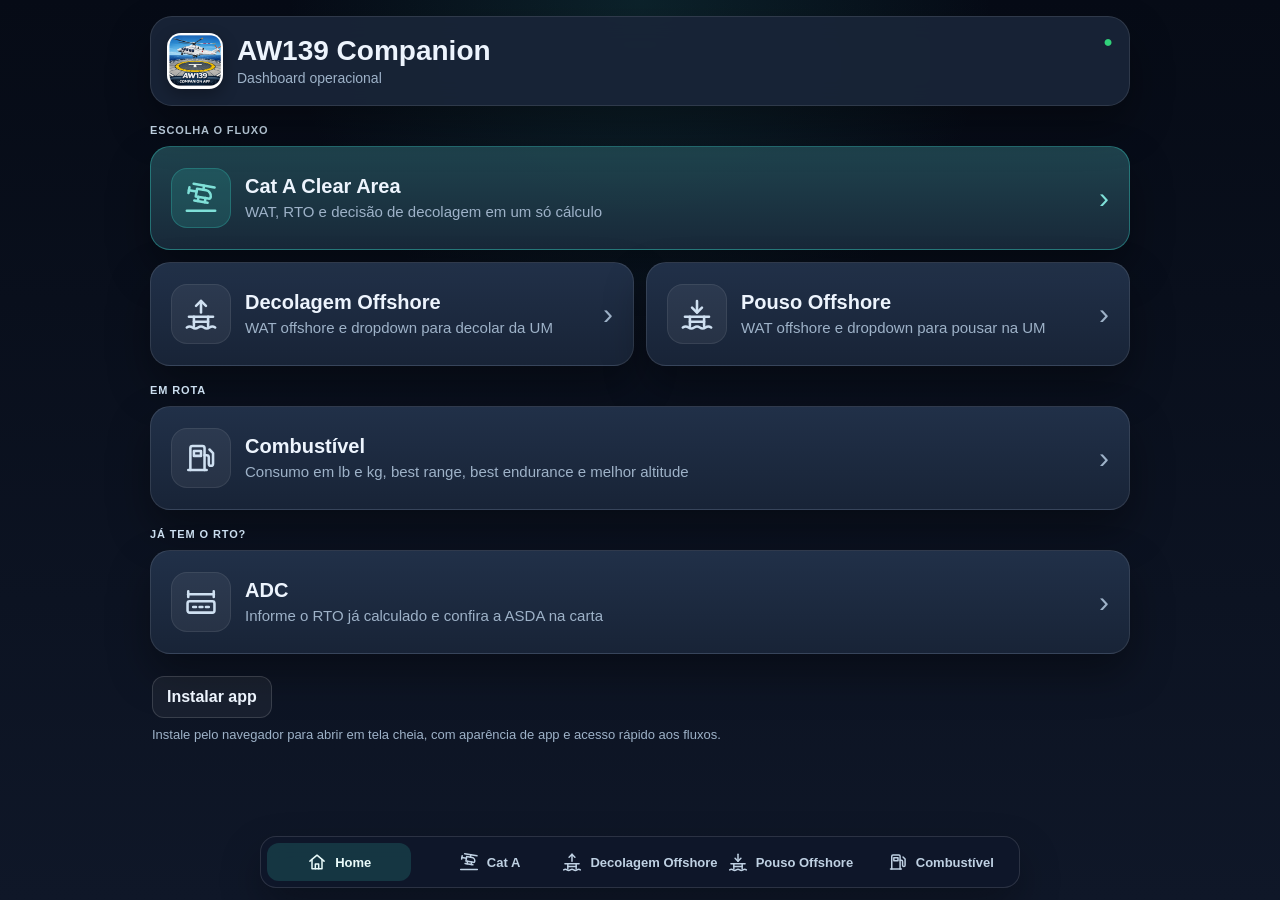
<file: index.html>
<!doctype html>
<html lang="pt-BR">
<head>
  <meta charset="utf-8">
  <meta name="viewport" content="width=device-width, initial-scale=1, viewport-fit=cover">
  <meta name="theme-color" content="#0b1220">
  <meta name="apple-mobile-web-app-capable" content="yes">
  <meta name="apple-mobile-web-app-status-bar-style" content="black-translucent">
  <meta name="apple-mobile-web-app-title" content="AW139">
  <title>AW139 Companion</title>
  <link rel="manifest" href="manifest.webmanifest">
  <link rel="icon" type="image/png" sizes="32x32" href="assets/icon-32.png">
  <link rel="apple-touch-icon" sizes="180x180" href="assets/icon-180.png">
  <link rel="stylesheet" href="styles.css">
  <link rel="stylesheet" href="shared/pwa.css">
</head>
<body>
  <main class="app-shell">
    <header class="app-header">
      <div class="app-brand">
        <img class="app-icon" src="assets/icon-192.png" alt="" width="56" height="56">
        <div>
          <h1>AW139 Companion</h1>
          <p class="subtitle">Dashboard operacional</p>
        </div>
      </div>
      <div class="header-actions" aria-label="Status do sistema">
        <span class="status-icon connected">●</span>
      </div>
    </header>

    <section class="flow-section" aria-labelledby="flowsHeading">
      <h2 id="flowsHeading" class="section-kicker">Escolha o fluxo</h2>
      <div class="flow-list">
        <a class="flow-card flow-primary" href="cata/">
          <span class="flow-icon" aria-hidden="true"><svg class="aw-icon" aria-hidden="true"><use href="assets/icons.svg#i-cata"/></svg></span>
          <span class="flow-text">
            <span class="flow-title">Cat A Clear Area</span>
            <span class="flow-desc">WAT, RTO e decisão de decolagem em um só cálculo</span>
          </span>
          <span class="flow-chevron" aria-hidden="true">›</span>
        </a>
        <a class="flow-card" href="decolagem-offshore/">
          <span class="flow-icon" aria-hidden="true"><svg class="aw-icon" aria-hidden="true"><use href="assets/icons.svg#i-takeoff"/></svg></span>
          <span class="flow-text">
            <span class="flow-title">Decolagem Offshore</span>
            <span class="flow-desc">WAT offshore e dropdown para decolar da UM</span>
          </span>
          <span class="flow-chevron" aria-hidden="true">›</span>
        </a>
        <a class="flow-card" href="pouso-offshore/">
          <span class="flow-icon" aria-hidden="true"><svg class="aw-icon" aria-hidden="true"><use href="assets/icons.svg#i-landing"/></svg></span>
          <span class="flow-text">
            <span class="flow-title">Pouso Offshore</span>
            <span class="flow-desc">WAT offshore e dropdown para pousar na UM</span>
          </span>
          <span class="flow-chevron" aria-hidden="true">›</span>
        </a>
      </div>
    </section>

    <section class="flow-section" aria-labelledby="cruiseHeading">
      <h2 id="cruiseHeading" class="section-kicker">Em rota</h2>
      <div class="flow-list">
        <a class="flow-card" href="combustivel/">
          <span class="flow-icon" aria-hidden="true"><svg class="aw-icon" aria-hidden="true"><use href="assets/icons.svg#i-fuel"/></svg></span>
          <span class="flow-text">
            <span class="flow-title">Combustível</span>
            <span class="flow-desc">Consumo em lb e kg, best range, best endurance e melhor altitude</span>
          </span>
          <span class="flow-chevron" aria-hidden="true">›</span>
        </a>
      </div>
    </section>

    <section class="flow-section" aria-labelledby="toolsHeading">
      <h2 id="toolsHeading" class="section-kicker">Já tem o RTO?</h2>
      <div class="flow-list">
        <a class="flow-card" href="adc/?back=1&amp;return=../index.html">
          <span class="flow-icon" aria-hidden="true"><svg class="aw-icon" aria-hidden="true"><use href="assets/icons.svg#i-adc"/></svg></span>
          <span class="flow-text">
            <span class="flow-title">ADC</span>
            <span class="flow-desc">Informe o RTO já calculado e confira a ASDA na carta</span>
          </span>
          <span class="flow-chevron" aria-hidden="true">›</span>
        </a>
      </div>
    </section>

    <section class="install-panel">
      <button id="installGuideBtn" class="quick-action" type="button">Instalar app</button>
      <p id="installStatusText" class="utility-note">Instale pela Safari para abrir em tela cheia no iPhone e iPad.</p>
    </section>
  </main>

  <nav class="app-tab-bar" aria-label="Navegação rápida">
    <a href="#" class="tab-item active" aria-current="page">
      <span class="tab-icon"><svg class="aw-icon" aria-hidden="true"><use href="assets/icons.svg#i-home"/></svg></span>
      <span class="tab-label">Home</span>
    </a>
    <a href="cata/" class="tab-item">
      <span class="tab-icon"><svg class="aw-icon" aria-hidden="true"><use href="assets/icons.svg#i-cata"/></svg></span>
      <span class="tab-label">Cat A</span>
    </a>
    <a href="decolagem-offshore/" class="tab-item">
      <span class="tab-icon"><svg class="aw-icon" aria-hidden="true"><use href="assets/icons.svg#i-takeoff"/></svg></span>
      <span class="tab-label">Decolagem Offshore</span>
    </a>
    <a href="pouso-offshore/" class="tab-item">
      <span class="tab-icon"><svg class="aw-icon" aria-hidden="true"><use href="assets/icons.svg#i-landing"/></svg></span>
      <span class="tab-label">Pouso Offshore</span>
    </a>
    <a href="combustivel/" class="tab-item">
      <span class="tab-icon"><svg class="aw-icon" aria-hidden="true"><use href="assets/icons.svg#i-fuel"/></svg></span>
      <span class="tab-label">Combustível</span>
    </a>
  </nav>

  <script src="shared/pwa.js"></script>
  <script src="shared/home.js"></script>
</body>
</html>
</file>
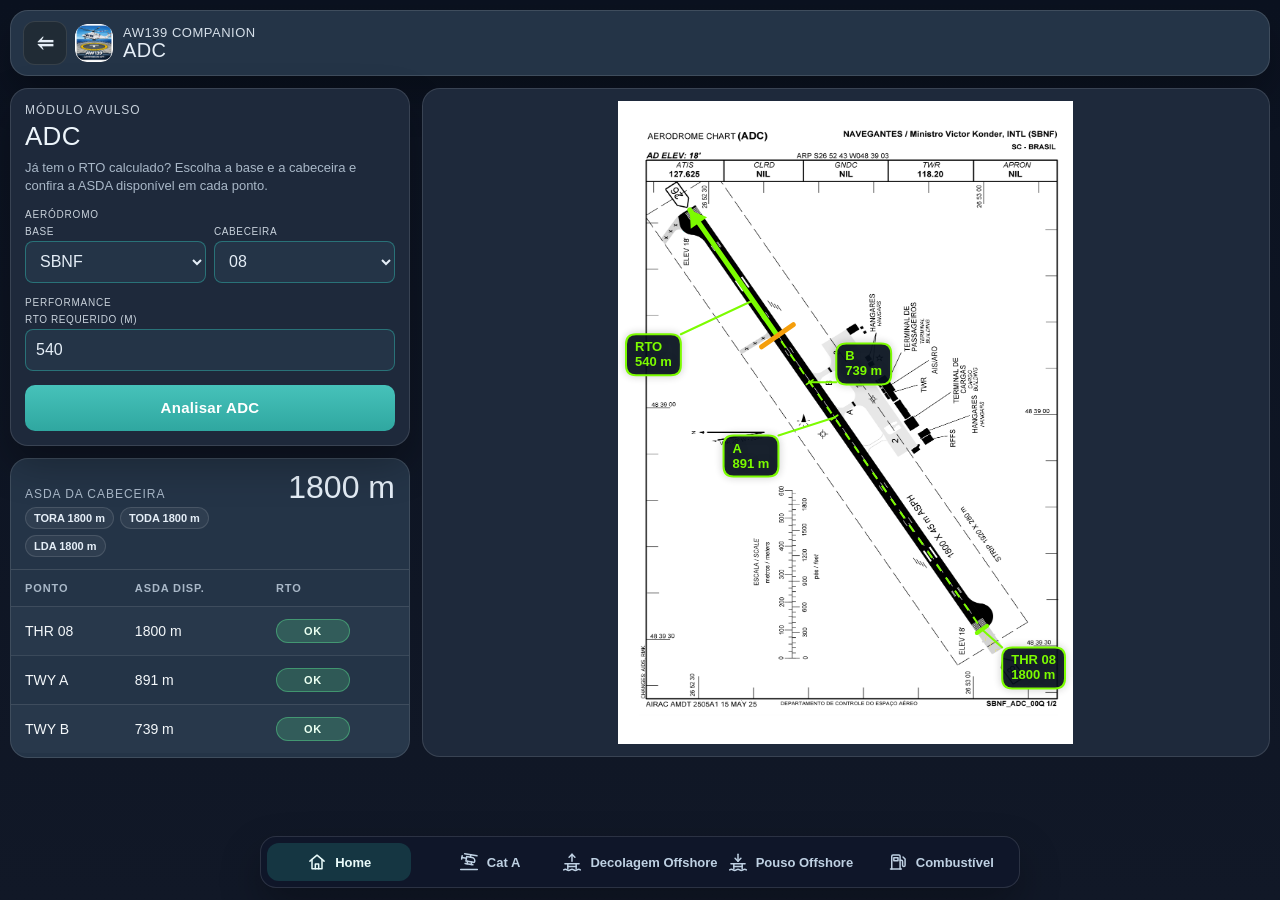
<file: adc/index.html>
<!DOCTYPE html>
<html lang="pt-BR">
<head>
  <meta charset="UTF-8" />
  <meta name="viewport" content="width=device-width, initial-scale=1.0, viewport-fit=cover" />
  <meta name="theme-color" content="#08121f" />
  <meta name="apple-mobile-web-app-capable" content="yes" />
  <meta name="apple-mobile-web-app-status-bar-style" content="black-translucent" />
  <meta name="apple-mobile-web-app-title" content="AW139" />
  <link rel="manifest" href="../manifest.webmanifest" />
  <link rel="icon" type="image/png" sizes="32x32" href="../assets/icon-32.png" />
  <link rel="apple-touch-icon" sizes="180x180" href="../assets/icon-180.png" />
  <title>AW139 Companion - ADC Module v36</title>
  <style>

    :root {
      --bg: #08121f;
      --bg2: #0d1b2b;
      --panel: rgba(11, 22, 35, 0.92);
      --panel-2: rgba(14, 28, 45, 0.86);
      --line: rgba(148, 163, 184, 0.18);
      --line-2: rgba(148, 163, 184, 0.10);
      --text: #e5eef8;
      --muted: #97a7bb;
      --accent: #20b8ff;
      --accent-2: #0a84ff;
      --ok: #7CFC00;
      --bad: #ef4444;
      --warn: #f59e0b;
      --gate: #f59e0b;
      --violet: #8b5cf6;
      --chip: rgba(32, 184, 255, 0.10);
      --shadow: 0 18px 40px rgba(0,0,0,0.24);
      --radius: 20px;
      --radius-sm: 14px;
    }
    * { box-sizing: border-box; }
    html, body { height: 100%; }
    body {
      margin: 0;
      color: var(--text);
      font-family: Inter, -apple-system, BlinkMacSystemFont, "Segoe UI", Roboto, Helvetica, Arial, sans-serif;
      background:
        radial-gradient(circle at top right, rgba(32,184,255,.14), transparent 28%),
        radial-gradient(circle at bottom left, rgba(10,132,255,.12), transparent 22%),
        linear-gradient(180deg, var(--bg) 0%, var(--bg2) 100%);
    }
    .shell {
      min-height: calc(100% - 56px);
      display: grid;
      grid-template-columns: 460px 1fr;
      gap: 16px;
      padding: 16px;
    }
    .pane {
      border-radius: 24px;
      border: 1px solid var(--line);
      background: linear-gradient(180deg, rgba(14,28,45,.96), rgba(8,18,31,.96));
      box-shadow: var(--shadow);
      overflow: hidden;
      min-width: 0;
    }
    .left {
      display: flex;
      flex-direction: column;
      min-height: 0;
    }
    .hero {
      padding: 18px 20px 16px;
      border-bottom: 1px solid var(--line);
      background: linear-gradient(180deg, rgba(255,255,255,.03), rgba(255,255,255,0));
    }
    .eyebrow {
      color: #7dd3fc;
      font-size: 12px;
      font-weight: 800;
      letter-spacing: .10em;
      text-transform: uppercase;
    }
    h1 {
      margin: 8px 0 6px;
      font-size: 24px;
      line-height: 1.05;
      letter-spacing: -.02em;
    }
    .sub {
      color: var(--muted);
      font-size: 13px;
      line-height: 1.45;
    }
    .scroll {
      overflow: auto;
      padding: 14px;
      display: flex;
      flex-direction: column;
      gap: 12px;
    }
    .card {
      border-radius: var(--radius);
      border: 1px solid var(--line);
      background: linear-gradient(180deg, rgba(15,30,49,.95), rgba(11,22,35,.92));
      padding: 14px;
    }
    .card-head {
      display: flex;
      align-items: center;
      justify-content: space-between;
      gap: 10px;
      margin-bottom: 12px;
    }
    .card-title {
      margin: 0;
      font-size: 15px;
      font-weight: 800;
      letter-spacing: -.01em;
    }
    .step {
      min-width: 28px;
      height: 28px;
      border-radius: 999px;
      display: inline-flex;
      align-items: center;
      justify-content: center;
      background: linear-gradient(180deg, var(--accent), var(--accent-2));
      color: white;
      font-size: 12px;
      font-weight: 800;
      box-shadow: 0 6px 16px rgba(32,184,255,.28);
    }
    .grid2, .grid3 {
      display: grid;
      gap: 10px;
    }
    .grid2 { grid-template-columns: 1fr 1fr; }
    .grid3 { grid-template-columns: repeat(3, minmax(0, 1fr)); }
    .stack { display: flex; flex-direction: column; gap: 8px; }
    label {
      display: block;
      margin-bottom: 6px;
      color: #b8c5d4;
      font-size: 11px;
      font-weight: 700;
      letter-spacing: .04em;
      text-transform: uppercase;
    }
    input, select, textarea {
      width: 100%;
      border-radius: 14px;
      border: 1px solid rgba(148,163,184,.18);
      background: rgba(4,10,18,.56);
      color: var(--text);
      padding: 11px 12px;
      font-size: 14px;
      outline: none;
      resize: vertical;
    }
    textarea { min-height: 110px; font-family: ui-monospace, SFMono-Regular, Menlo, Consolas, monospace; font-size: 12px; }
    #geometryJson { min-height: 360px; line-height: 1.45; white-space: pre; overflow: auto; }
    #baseJson { min-height: 180px; line-height: 1.45; white-space: pre; overflow: auto; }
    input:focus, select:focus, textarea:focus {
      border-color: rgba(32,184,255,.68);
      box-shadow: 0 0 0 3px rgba(32,184,255,.12);
    }
    button {
      border: 1px solid rgba(148,163,184,.18);
      background: rgba(255,255,255,.03);
      color: var(--text);
      padding: 10px 13px;
      border-radius: 14px;
      font-size: 13px;
      font-weight: 800;
      cursor: pointer;
      transition: .18s ease;
    }
    button:hover { transform: translateY(-1px); border-color: rgba(32,184,255,.32); }
    button.primary {
      background: linear-gradient(180deg, var(--accent), var(--accent-2));
      color: white;
      border-color: transparent;
      box-shadow: 0 8px 18px rgba(32,184,255,.22);
    }
    button.ghost { background: rgba(255,255,255,.02); }
    .btn-row { display: flex; gap: 8px; flex-wrap: wrap; }
    .chips { display: flex; flex-wrap: wrap; gap: 8px; }
    .chip {
      border-radius: 999px;
      padding: 7px 11px;
      background: var(--chip);
      color: #d8efff;
      border: 1px solid rgba(32,184,255,.22);
      font-size: 12px;
      font-weight: 800;
    }
    .chip.ok { background: rgba(53,208,127,.10); border-color: rgba(53,208,127,.28); color: #baf5d0; }
    .chip.bad { background: rgba(255,88,93,.10); border-color: rgba(255,88,93,.28); color: #ffd3d4; }
    .chip.warn { background: rgba(247,181,72,.10); border-color: rgba(247,181,72,.28); color: #ffe4b0; }
    .metrics {
      display: grid;
      grid-template-columns: repeat(3, minmax(0, 1fr));
      gap: 10px;
    }
    .metric {
      border-radius: 16px;
      padding: 12px;
      border: 1px solid var(--line);
      background: linear-gradient(180deg, rgba(5,10,18,.36), rgba(255,255,255,.02));
    }
    .metric .k { font-size: 11px; text-transform: uppercase; letter-spacing: .05em; color: var(--muted); font-weight: 700; }
    .metric .v { margin-top: 7px; font-size: 24px; font-weight: 900; letter-spacing: -.03em; }
    .helper, .summary, .foot {
      color: var(--muted);
      font-size: 12px;
      line-height: 1.55;
    }
    .summary { font-size: 13px; }
    .summary strong { color: #def4ff; }
    table {
      width: 100%;
      border-collapse: collapse;
      border-spacing: 0;
      overflow: hidden;
      border-radius: 14px;
      font-size: 12px;
    }
    th, td {
      padding: 9px 8px;
      border-bottom: 1px solid var(--line-2);
      text-align: center;
    }
    th:first-child, td:first-child { text-align: left; }
    th {
      background: rgba(255,255,255,.03);
      color: #a8bbcd;
      font-size: 11px;
      font-weight: 800;
      text-transform: uppercase;
      letter-spacing: .04em;
    }
    tr:last-child td { border-bottom: none; }
    .yes { color: #9ef0bd; font-weight: 800; }
    .no { color: #ffc0c2; font-weight: 800; }
    .decision-go { color: #9ef0bd; font-weight: 900; }
    .decision-stop { color: #ffc0c2; font-weight: 900; }
    .selected-row { outline: 2px solid rgba(32,184,255,.16); background: rgba(32,184,255,.06); }
    .right {
      display: flex;
      flex-direction: column;
      min-height: 0;
    }
    .viz-head {
      padding: 16px 18px;
      border-bottom: 1px solid var(--line);
      display: flex;
      justify-content: space-between;
      align-items: center;
      gap: 10px;
      background: linear-gradient(180deg, rgba(255,255,255,.03), rgba(255,255,255,0));
    }
    .viz-title {
      font-size: 16px;
      font-weight: 800;
      letter-spacing: -.01em;
    }
    .viz-wrap {
      position: relative;
      flex: 1;
      min-height: 560px;
      background: #cfd8e3;
      overflow: hidden;
      cursor: zoom-in;
    }
    .viz-wrap.capture { cursor: crosshair; }
    canvas {
      display: block;
      width: 100%;
      height: 100%;
      background: #cfd8e3;
    }
    .legend {
      padding: 12px 16px 10px;
      border-top: 1px solid var(--line);
      display: flex;
      flex-wrap: wrap;
      gap: 10px 18px;
      background: rgba(255,255,255,.02);
      color: #bfd0e2;
      font-size: 12px;
    }
    .legend .item { display: inline-flex; align-items: center; gap: 8px; }
    .swatch { width: 22px; height: 4px; border-radius: 999px; }
    .capture-banner {
      position: absolute;
      left: 14px;
      top: 14px;
      max-width: 340px;
      padding: 10px 12px;
      border-radius: 12px;
      background: rgba(10,132,255,.94);
      color: white;
      font-size: 12px;
      line-height: 1.45;
      box-shadow: 0 10px 24px rgba(0,0,0,.18);
    }
    .mono { font-family: ui-monospace, SFMono-Regular, Menlo, Consolas, monospace; }
    .split-note {
      display: grid;
      grid-template-columns: 1fr 1fr;
      gap: 10px;
      margin-top: 10px;
    }
    .note-box {
      border-radius: 14px;
      border: 1px solid var(--line);
      padding: 10px 12px;
      background: rgba(255,255,255,.02);
    }
    .note-box strong { display: block; margin-bottom: 4px; font-size: 12px; }
    .dev-hidden { display: none !important; }
    .menu-toggle-card.dev-hidden, .advanced-wrap.dev-hidden { display: none !important; }
    .body-fullscreen { overflow: hidden; }
    .right.chart-only-fullscreen {
      position: fixed;
      inset: 0;
      z-index: 9999;
      border-radius: 0;
      border: 0;
      box-shadow: none;
      background: #000;
    }
    .right.chart-only-fullscreen .viz-head,
    .right.chart-only-fullscreen .legend,
    .right.chart-only-fullscreen .advanced-wrap {
      display: none;
    }
    .right.chart-only-fullscreen .viz-wrap {
      min-height: 100vh;
      height: 100vh;
      background: #000;
      cursor: default;
    }
    .chart-close {
      position: absolute;
      top: calc(env(safe-area-inset-top, 0px) + 14px);
      left: calc(env(safe-area-inset-left, 0px) + 14px);
      width: 42px;
      height: 42px;
      border-radius: 999px;
      border: 1px solid rgba(255,255,255,.16);
      background: rgba(6,12,20,.72);
      color: white;
      font-size: 22px;
      line-height: 1;
      display: none;
      align-items: center;
      justify-content: center;
      z-index: 20;
      backdrop-filter: blur(10px);
      -webkit-backdrop-filter: blur(10px);
    }
    .right.chart-only-fullscreen .chart-close { display: inline-flex; }
    @media (max-width: 1180px) {
      .shell { grid-template-columns: 1fr; }
      .viz-wrap { min-height: 54vh; }
    }
    @media (max-width: 720px) {
      .grid2, .grid3, .metrics, .split-note { grid-template-columns: 1fr; }
      .shell { padding: 10px; gap: 10px; }
    }
  
    .split-2 { display:grid; grid-template-columns: 1fr 1fr; gap: 10px; }
    .divider { height:1px; background: var(--line); margin: 14px 0; }
    .status-line { display:flex; flex-wrap:wrap; gap:8px; margin-top:10px; }
    .mini { font-size: 12px; color: var(--muted); }
    .mono { font-family: ui-monospace, SFMono-Regular, Menlo, Consolas, monospace; }
    .selected-row td { background: rgba(32,184,255,.08); }
    .pill-note { display:inline-flex; align-items:center; gap:6px; padding:6px 10px; border-radius:999px; background:rgba(148,163,184,.12); color:var(--muted); font-size:12px; font-weight:700; }
    .field-note { margin-top: 6px; color: var(--muted); font-size: 12px; line-height: 1.4; }
    .btn-row.wrap { flex-wrap: wrap; }
    .viz-title-row { display:flex; align-items:center; justify-content:space-between; gap:10px; }
    .soft-box { border:1px solid var(--line); border-radius:14px; background:rgba(4,10,18,.32); padding:10px; }

    .toggle-switch { display:inline-flex; align-items:center; gap:10px; cursor:pointer; user-select:none; }
    .toggle-switch input { display:none; }
    .toggle-slider { width:46px; height:28px; border-radius:999px; background:rgba(148,163,184,.28); position:relative; transition:.2s ease; border:1px solid rgba(148,163,184,.25); }
    .toggle-slider::after { content:""; position:absolute; top:3px; left:3px; width:20px; height:20px; border-radius:999px; background:#fff; transition:.2s ease; box-shadow:0 2px 8px rgba(0,0,0,.25); }
    .toggle-switch input:checked + .toggle-slider { background:linear-gradient(180deg, var(--accent), var(--accent-2)); border-color:transparent; }
    .toggle-switch input:checked + .toggle-slider::after { transform:translateX(18px); }
    .toggle-text { font-size:12px; font-weight:800; color:#cfe2f5; letter-spacing:.04em; text-transform:uppercase; }
    .advanced-wrap { max-height:0; overflow:hidden; transition:max-height .24s ease; border-top:1px solid transparent; background:rgba(255,255,255,.02); }
    .advanced-wrap.open { max-height:46vh; overflow:auto; border-top-color:var(--line); }
    .advanced-inner { padding:12px; }
    .metrics.single { grid-template-columns: 1fr; }
    .metric.compact { padding:14px; }
    .metric.compact .v { font-size:28px; }
    .muted-small { color: var(--muted); font-size: 12px; }
    @media (max-width: 960px) {
      .shell { grid-template-columns: 1fr; }
      .left { order: 1; }
      .right { order: 2; min-height: 62vh; }
    }

    /* v24 Leonardo-style structure with our palette and font */
    :root {
      --app-bg: #08121f;
      --app-bg-2: #0d1b2b;
      --panel-flat: #475867;
      --panel-flat-2: #3d4d5c;
      --panel-dark: #132132;
      --panel-dark-2: #0f1b2b;
      --panel-border: rgba(32, 184, 255, .20);
      --field-bg: rgba(10, 18, 31, .55);
      --field-border: rgba(32, 184, 255, .60);
      --field-track: rgba(184, 197, 212, .72);
      --surface-light: #edf0f3;
    }
    body {
      background: linear-gradient(180deg, var(--app-bg) 0%, var(--app-bg-2) 100%);
      color: #eef5fb;
      font-family: Inter, -apple-system, BlinkMacSystemFont, "Segoe UI", Roboto, Helvetica, Arial, sans-serif;
    }
    .topbar {
      display: grid;
      grid-template-columns: 1fr auto;
      gap: 12px;
      align-items: center;
      background: #243447;
      border: 1px solid rgba(255,255,255,.12);
      border-radius: 18px;
      padding: 10px 12px;
      box-shadow: 0 18px 40px rgba(0,0,0,.28);
      margin: 12px 12px 0;
    }
    .topbar-left, .topbar-right {
      display: flex;
      align-items: center;
      gap: 10px;
      flex-wrap: wrap;
    }
    .product-tag {
      display: flex;
      align-items: center;
      gap: 10px;
      padding-left: 0;
    }
    .product-icon {
      width: 38px;
      height: 38px;
      border-radius: 12px;
      display: grid;
      place-items: center;
      background: #1E293B;
      color: #E5EEF7;
      font-size: 20px;
      overflow: hidden;
    }
    .product-icon img {
      width: 100%;
      height: 100%;
      display: block;
      object-fit: cover;
      border-radius: inherit;
    }
    .product-line {
      font-size: 13px;
      letter-spacing: .04em;
      color: #E5EEF7;
      opacity: .92;
      text-transform: uppercase;
    }
    .product-sub {
      font-size: 20px;
      line-height: 1.05;
      font-weight: 300;
      letter-spacing: .02em;
    }
    .module-topbar {
      padding: 8px 10px !important;
      border-radius: 14px !important;
    }
    .module-topbar .product-icon {
      width: 30px !important;
      height: 30px !important;
      font-size: 16px !important;
      border-radius: 10px !important;
    }
    .module-topbar .product-line { font-size: 11px !important; }
    .module-topbar .product-sub { font-size: 16px !important; font-weight: 500 !important; }
    .module-topbar .topbar-left, .module-topbar .topbar-right { gap: 8px !important; }
    .shell {
      min-height: calc(100vh - 72px);
      grid-template-columns: minmax(0, 1fr) 348px;
      gap: 12px;
      padding: 12px;
      align-items: stretch;
    }
    .pane {
      border-radius: 0;
      border: 1px solid rgba(32,184,255,.12);
      background: transparent;
      box-shadow: none;
      overflow: hidden;
    }
    .right {
      background: linear-gradient(180deg, rgba(255,255,255,.02), rgba(10,18,28,.18));
      display: flex;
      flex-direction: column;
    }
    .left {
      background: linear-gradient(180deg, var(--panel-flat), var(--panel-flat-2));
      border-color: rgba(32,184,255,.16);
      color: #edf5fb;
      display: flex;
      flex-direction: column;
      gap: 0;
    }
    .hero, .scroll .card .card-head .step, .eyebrow, .sub, .legend { display: none !important; }
    .scroll {
      padding: 0;
      gap: 0;
      overflow: auto;
    }
    .config-panel {
      display: flex;
      flex-direction: column;
      height: 100%;
    }
    .config-header {
      padding: 14px 16px;
      font-size: 14px;
      font-weight: 800;
      letter-spacing: .04em;
      text-transform: uppercase;
      border-bottom: 1px solid rgba(255,255,255,.10);
      background: rgba(0,0,0,.10);
      color: #f3f8fc;
    }
    .config-card {
      padding: 14px 16px 16px;
      border-bottom: 1px solid rgba(255,255,255,.10);
      background: linear-gradient(180deg, rgba(255,255,255,.04), rgba(255,255,255,.02));
    }
    .config-card.compact { padding-bottom: 12px; }
    .card, .soft-box {
      border: 0;
      border-radius: 0;
      background: transparent;
      padding: 0;
      box-shadow: none;
    }
    .card-title, .config-label, label {
      color: #eef6fb;
      font-size: 11px;
      font-weight: 700;
      letter-spacing: .05em;
      margin-bottom: 8px;
      text-transform: uppercase;
    }
    .field-caption {
      color: rgba(240,247,252,.78);
      font-size: 11px;
      margin-top: 4px;
      line-height: 1.35;
    }
    input, select, textarea {
      border-radius: 0;
      border: 1px solid var(--field-border);
      background: var(--field-bg);
      color: #f6fbff;
      padding: 12px 12px;
      font-size: 14px;
      font-family: inherit;
      min-height: 48px;
      box-shadow: inset 0 1px 0 rgba(255,255,255,.04);
    }
    textarea { min-height: 120px; }
    input:focus, select:focus, textarea:focus {
      border-color: rgba(32,184,255,.95);
      box-shadow: 0 0 0 2px rgba(32,184,255,.18);
    }
    .action-row {
      display: flex;
      gap: 10px;
      margin-top: 12px;
      flex-wrap: wrap;
    }
    button {
      border-radius: 0;
      padding: 11px 14px;
      min-height: 44px;
      font-family: inherit;
      border: 1px solid rgba(32,184,255,.18);
      background: rgba(255,255,255,.04);
      color: var(--text);
      font-size: 13px;
      font-weight: 800;
      cursor: pointer;
      transition: .18s ease;
      box-shadow: none;
    }
    button:hover { transform: translateY(-1px); border-color: rgba(32,184,255,.34); }
    button.primary {
      background: linear-gradient(180deg, var(--accent), var(--accent-2));
      color: white;
      border-color: transparent;
      box-shadow: none;
    }
    .ghost-link {
      color: #dcecf8;
      background: rgba(255,255,255,.04);
      border-color: rgba(32,184,255,.14);
    }
    .workspace {
      display: flex;
      flex-direction: column;
      min-height: calc(100% - 56px);
      gap: 12px;
      padding: 0;
    }
    .chart-frame {
      border: 1px solid rgba(32,184,255,.12);
      background: rgba(255,255,255,.96);
      display: flex;
      flex-direction: column;
      min-height: 0;
      flex: 1 1 auto;
    }
    .chart-strip {
      display: none !important;
    }
    .chart-strip .viz-title {
      display: block !important;
      font-size: 14px;
      font-weight: 700;
      letter-spacing: .01em;
      color: #f6fbff;
    }
    .chart-strip .sub {
      display: block !important;
      color: rgba(247,251,255,.72);
      font-size: 11px;
      margin-top: 4px;
    }
    .chart-actions {
      display: inline-flex;
      align-items: center;
      gap: 8px;
      flex-wrap: wrap;
      justify-content: flex-end;
    }
    .page-toggle {
      display: inline-flex;
      align-items: center;
      gap: 6px;
      padding: 4px;
      border-radius: 999px;
      background: rgba(6, 14, 24, .22);
      border: 1px solid rgba(255,255,255,.14);
    }
    .page-toggle[hidden] { display: none !important; }
    .page-toggle button {
      min-height: 0;
      padding: 8px 12px;
      border-radius: 999px;
      border: 1px solid transparent;
      background: transparent;
      color: rgba(247,251,255,.84);
      font-size: 12px;
      font-weight: 800;
      letter-spacing: .02em;
      box-shadow: none;
    }
    .page-toggle button.active {
      background: rgba(32,184,255,.18);
      border-color: rgba(32,184,255,.40);
      color: #ffffff;
    }
    .viz-head {
      padding: 0;
      border-bottom: 0;
      background: transparent;
    }
    .viz-title-row { display: none; }
    .viz-wrap {
      background: transparent;
      min-height: 0;
      height: auto;
      cursor: zoom-in;
      border-top: 0;
      border-bottom: 0;
      line-height: 0;
    }
    canvas {
      display: block;
      background: transparent;
    }
    .result-panel {
      border: 1px solid rgba(32,184,255,.12);
      background: #132132;
      color: #f4f8fb;
      transition: border-color .18s ease, background .18s ease, box-shadow .18s ease;
      box-shadow: inset 0 1px 0 rgba(32,184,255,.04);
    }
    .result-panel.state-ok,
    .result-panel.state-bad {
      border-color: rgba(32,184,255,.12);
      background: #132132;
      box-shadow: inset 0 1px 0 rgba(32,184,255,.04);
    }
    .result-panel.state-ok .result-top,
    .result-panel.state-bad .result-top {
      border-bottom-color: rgba(255,255,255,.08);
      background: rgba(255,255,255,.02);
    }
    .result-top {
      padding: 14px 16px;
      border-bottom: 1px solid rgba(255,255,255,.08);
      display: flex;
      align-items: baseline;
      justify-content: space-between;
      gap: 12px;
    }
    .result-title {
      font-size: 12px;
      letter-spacing: .05em;
      text-transform: uppercase;
      color: rgba(230,241,249,.82);
      font-weight: 700;
    }
    .result-value {
      font-size: 28px;
      font-weight: 800;
      color: #7dd3fc;
    }
    .decision-table {
      width: 100%;
      border-collapse: collapse;
      margin-top: 0;
      background: #243447;
      border-radius: 12px;
      overflow: hidden;
    }
    .result-panel.state-ok .decision-table,
    .result-panel.state-bad .decision-table {
      background: #243447;
    }
    .decision-table th, .decision-table td {
      padding: 10px 12px;
      border-bottom: 1px solid rgba(255,255,255,.10);
      text-align: left;
    }
    .decision-table thead th {
      font-size: 11px;
      letter-spacing: .08em;
      text-transform: uppercase;
      color: #A9B8C8;
      background: #243447;
    }
    .result-panel.state-ok .decision-table thead th,
    .result-panel.state-bad .decision-table thead th {
      background: #243447;
      color: #A9B8C8;
    }
    .decision-table tbody tr:nth-child(odd) td { background: rgba(255,255,255,.02); }
    .result-panel.state-ok .decision-table tbody td,
    .result-panel.state-bad .decision-table tbody td {
      background: transparent;
      border-bottom-color: rgba(255,255,255,.10);
    }
    .result-panel.state-ok .decision-table tbody tr:nth-child(odd) td,
    .result-panel.state-bad .decision-table tbody tr:nth-child(odd) td {
      background: rgba(255,255,255,.02);
    }
    .decision-table .td-ok {
      display: inline-flex;
      align-items: center;
      justify-content: center;
      min-width: 74px;
      padding: 6px 10px;
      color: #eafff1;
      font-weight: 900;
      font-size: 11px;
      letter-spacing: .06em;
      text-transform: uppercase;
      background: rgba(98,255,156,.18);
      box-shadow: inset 0 0 0 1px rgba(98,255,156,.36);
      border-radius: 999px;
    }
    .decision-table .td-bad {
      display: inline-flex;
      align-items: center;
      justify-content: center;
      min-width: 74px;
      padding: 6px 10px;
      color: #fff1f1;
      font-weight: 900;
      font-size: 11px;
      letter-spacing: .06em;
      text-transform: uppercase;
      background: rgba(255,94,94,.18);
      box-shadow: inset 0 0 0 1px rgba(255,94,94,.34);
      border-radius: 999px;
    }
    .result-meta {
      display: flex;
      flex-wrap: wrap;
      gap: 6px;
      margin-top: 6px;
    }
    .declared-chip {
      border: 1px solid rgba(32,184,255,.14);
      background: rgba(32,184,255,.08);
      color: #cfe0ed;
      border-radius: 999px;
      padding: 4px 8px;
      font-size: 11px;
      font-weight: 600;
    }

    .decision-table-wrap {
      padding: 0 0 4px;
      overflow: auto;
    }
    table {
      border-radius: 0;
      font-size: 13px;
      background: transparent;
    }
    th, td { padding: 12px 12px; }
    th {
      background: rgba(255,255,255,.05);
      color: #cfe0ed;
      font-size: 11px;
    }
    tbody tr:nth-child(odd) td { background: rgba(255,255,255,.02); }
    .menu-toggle-card {
      border: 1px solid rgba(32,184,255,.12);
      background: rgba(17,28,39,.55);
      padding: 12px 14px;
      display: flex;
      align-items: center;
      justify-content: space-between;
      gap: 12px;
    }
    .menu-toggle-copy {
      display: flex;
      flex-direction: column;
      gap: 4px;
    }
    .menu-toggle-copy strong {
      font-size: 13px;
      color: #f2f8fd;
    }
    .menu-toggle-copy span {
      font-size: 11px;
      color: rgba(219,233,245,.68);
      line-height: 1.45;
    }
    .toggle-switch { gap: 8px; }
    .toggle-text {
      font-size: 11px;
      color: #dcebf6;
    }
    .advanced-wrap {
      border-top: 0;
      background: transparent;
      max-height: 0;
      overflow: hidden;
      transition: max-height .24s ease;
    }
    .advanced-wrap.open {
      max-height: 1100px;
      overflow: visible;
    }
    .advanced-inner {
      padding: 0;
    }
    .advanced-card {
      border: 1px solid rgba(32,184,255,.12);
      background: rgba(17,28,39,.62);
      padding: 14px;
    }
    .advanced-card .card-head { margin-bottom: 10px; }
    .advanced-card .card-title { font-size: 13px; }
    .field-note, .mini, .muted-small { color: rgba(215,230,242,.72); }
    .divider { background: rgba(255,255,255,.10); }
    .status-line .chip { background: rgba(32,184,255,.12); }
    .chart-close {
      background: rgba(14,20,28,.80);
      border-radius: 999px;
      box-shadow: none;
    }
    .right.chart-only-fullscreen {
      background: #000;
      padding: 0;
      border: 0;
    }
    .right.chart-only-fullscreen .result-panel,
    .right.chart-only-fullscreen .menu-toggle-card,
    .right.chart-only-fullscreen .advanced-wrap { display: none; }
    .right.chart-only-fullscreen .chart-frame {
      display: flex;
      flex-direction: column;
      min-height: 100vh;
      height: 100vh;
      margin: 0;
      padding: 0;
      border: 0;
      background: #000;
    }
    .right.chart-only-fullscreen .chart-strip {
      position: absolute;
      top: calc(env(safe-area-inset-top, 0px) + 14px);
      right: calc(env(safe-area-inset-right, 0px) + 14px);
      z-index: 10000;
      margin: 0;
      padding: 0;
      background: transparent;
      border: 0;
      box-shadow: none;
    }
    .right.chart-only-fullscreen .viz-title,
    .right.chart-only-fullscreen .sub { display: none; }
    .right.chart-only-fullscreen .viz-wrap { min-height: 100vh; height: 100vh; flex: 1 1 auto; }
    @media (max-width: 1100px) {
      .shell { grid-template-columns: 1fr; }
      .left { order: 2; }
      .right { order: 1; }
      .viz-wrap { min-height: 50vh; }
    }
    @media (max-width: 720px) {
      .topbar { margin: 8px 8px 0; }
      .shell { padding: 8px; gap: 8px; }
      .config-card, .result-top, .menu-toggle-card, .advanced-card { padding-left: 12px; padding-right: 12px; }
      input, select, textarea, button { min-height: 46px; }
      .result-value { font-size: 24px; }
    }


    @media (min-width: 768px) and (max-width: 1366px) {
      .shell {
        min-height: auto;
        grid-template-columns: 1fr;
        gap: 12px;
        padding: 12px;
      }
      .left,
      .right {
        order: initial;
        border-radius: 18px;
        overflow: hidden;
      }
      .left {
        background: linear-gradient(180deg, var(--panel-flat), var(--panel-flat-2));
      }
      .config-panel {
        display: grid;
        grid-template-columns: repeat(3, minmax(0, 1fr));
        align-items: stretch;
      }
      .config-header {
        grid-column: 1 / -1;
      }
      .config-card {
        padding: 14px;
      }
      .config-card.compact {
        min-height: 100%;
      }
      .config-card:last-child {
        grid-column: 1 / -1;
      }
      .action-row {
        margin-top: 0;
      }
      .action-row .primary {
        width: 100%;
      }
      .workspace {
        padding: 14px;
        gap: 12px;
      }
      .result-panel {
        order: 1;
        border-radius: 18px;
        overflow: hidden;
      }
      .chart-frame {
        order: 2;
        border-radius: 18px;
        overflow: hidden;
        min-height: 56vh;
      }
      .viz-wrap {
        min-height: 56vh;
      }
      .decision-table th,
      .decision-table td {
        padding: 12px 14px;
      }
    }
    @media (min-width: 768px) and (max-width: 1366px) and (orientation: portrait) {
      .config-panel {
        grid-template-columns: 1fr;
      }
      .chart-frame,
      .viz-wrap {
        min-height: 52vh;
      }
    }

    @media (min-width: 1024px) and (max-width: 1366px) and (orientation: landscape) {
      .shell {
        min-height: calc(100dvh - 76px);
        grid-template-columns: 380px minmax(0, 1fr);
        gap: 12px;
        padding: 12px;
        align-items: stretch;
      }
      .pane.left,
      .pane.right {
        min-height: 0;
        border-radius: 18px;
        overflow: hidden;
      }
      .pane.left {
        order: 1;
      }
      .pane.right {
        order: 2;
      }
      .config-panel {
        grid-template-columns: 1fr;
      }
      .config-card:last-child {
        grid-column: auto;
      }
      .workspace {
        height: 100%;
        min-height: 0;
        grid-template-columns: 1fr;
        grid-template-rows: minmax(0, 1fr) auto;
        gap: 12px;
        padding: 14px;
      }
      .chart-frame {
        min-height: calc(100dvh - 210px);
      }
      .viz-wrap {
        min-height: 0;
        height: 100%;
      }
      .result-panel {
        align-self: end;
      }
    }

  </style>
  <link rel="stylesheet" href="../shared/pwa.css">
  <link rel="stylesheet" href="../shared/module-layout.css">
  <script>if(new URLSearchParams(location.search).get('embed')==='1')document.documentElement.classList.add('adc-embed');</script>
  <link rel="stylesheet" href="theme.css">
</head>

<body>
  <header class="topbar module-topbar adc-module-topbar">
    <div class="topbar-left">
      <a class="nav-btn" href="../index.html" aria-label="Voltar para a Home">⥢</a>
      <div class="product-tag no-sep">
        <div class="product-icon"><img src="../assets/icon-192.png" alt=""></div>
        <div>
          <div class="product-line">AW139 Companion</div>
          <div class="product-sub">ADC</div>
        </div>
      </div>
    </div>
    <div class="topbar-right"></div>
  </header>

  <div class="shell">
    <main class="pane right">
      <div class="workspace">
        <div class="chart-frame">
          <div class="chart-strip">
            <div>
              <div class="viz-title">Aerodrome Chart / Decision Overlay</div>
              <div class="sub" id="vizSubtitle">Toque na carta para tela cheia.</div>
            </div>
            <div class="chart-actions"></div>
          </div>
          <div class="viz-wrap" id="vizWrap">
            <button class="chart-close" id="chartCloseBtn" aria-label="Fechar tela cheia">×</button>
            <canvas id="vizCanvas"></canvas>
            <div class="capture-banner" id="captureBanner" hidden></div>
          </div>
        </div>

        <section class="result-panel">
          <div class="result-top">
            <div>
              <div class="result-title">ASDA da cabeceira</div>
              <div class="result-meta" id="declaredMeta"></div>
            </div>
            <div class="result-value" id="asdaMetric">-</div>
          </div>
          <div class="decision-table-wrap">
            <table class="decision-table">
              <thead>
                <tr>
                  <th>Ponto</th>
                  <th>ASDA disp.</th>
                  <th>RTO</th>
                </tr>
              </thead>
              <tbody id="decisionTable"></tbody>
            </table>
          </div>
        </section>

        <section class="menu-toggle-card dev-hidden" hidden>
          <div class="menu-toggle-copy">
            <strong>Biblioteca / engine / fine tune manual</strong>
            <span>Oculto por padrão para manter a interface simples. Ative só quando precisar editar, importar ou ajustar uma base.</span>
          </div>
          <label class="toggle-switch" for="advancedToggle">
            <input type="checkbox" id="advancedToggle" />
            <span class="toggle-slider"></span>
            <span class="toggle-text">Menu</span>
          </label>
        </section>

        <div class="advanced-wrap dev-hidden" id="advancedWrap" hidden>
          <div class="advanced-inner">
            <section class="advanced-card">
              <div class="card-head">
                <h2 class="card-title">Biblioteca / engine / fine tune manual</h2>
              </div>

              <div class="soft-box">
                <div class="mini">Status da base atual</div>
                <div class="status-line" id="libraryStatusChips"></div>
                <div class="field-note">Base estável e base em draft ficam isoladas. Em conflito de ID, a importação vira draft e não sobrescreve a base protegida.</div>
              </div>

              <div class="divider"></div>

              <div class="btn-row wrap">
                <button id="duplicateDraftBtn">Duplicar atual como draft</button>
                <button id="exportBaseBtn">Exportar base JSON</button>
                <button id="copyBaseBtn">Copiar base JSON</button>
                <button id="saveBaseBtn">Salvar base JSON</button>
                <button id="importBaseBtn">Importar base JSON</button>
              </div>
              <div class="field-note">Use Base JSON para congelar uma base pronta e trazer para outra build sem depender do estado salvo localmente.</div>
              <div style="margin-top:10px;">
                <label for="baseJson">Base pack JSON</label>
                <textarea id="baseJson" wrap="off" spellcheck="false"></textarea>
              </div>

              <div class="divider"></div>

              <div class="grid2">
                <div>
                  <label for="anchorSelect">Âncora ativa</label>
                  <select id="anchorSelect"></select>
                </div>
                <div>
                  <label for="nudgeStep">Nudge</label>
                  <input id="nudgeStep" type="number" min="1" step="1" value="2" />
                </div>
              </div>
              <div class="btn-row wrap" style="margin-top:12px;">
                <button id="captureBtn">Capturar na carta</button>
                <button id="cancelCaptureBtn">Cancelar captura</button>
                <button id="copyPointBtn">Copiar coordenada</button>
                <button id="pastePointBtn">Colar no selecionado</button>
                <button id="addAnchorBtn">Adicionar âncora</button>
                <button id="deleteAnchorBtn">Excluir âncora</button>
                <button id="resetDefaultsBtn">Resetar pista atual</button>
                <button id="exportGeometryBtn">Exportar geometry JSON</button>
                <button id="copyGeometryBtn">Copiar geometry JSON</button>
                <button id="saveGeometryBtn">Salvar geometry JSON</button>
                <button id="applyGeometryBtn">Aplicar geometry JSON</button>
              </div>
              <div class="btn-row" style="margin-top:8px; gap:8px;">
                <button id="nudgeLeftBtn">←</button>
                <button id="nudgeUpBtn">↑</button>
                <button id="nudgeDownBtn">↓</button>
                <button id="nudgeRightBtn">→</button>
              </div>
              <div class="field-note">O fine tune atua só na pista atual da base atual. Use <strong>Copiar coordenada</strong> e <strong>Colar no selecionado</strong> para igualar pontos, como PAV = THR.</div>

              <div style="margin-top:12px; overflow:auto; max-height:220px;">
                <table>
                  <thead>
                    <tr>
                      <th>Âncora</th>
                      <th>m ref</th>
                      <th>X</th>
                      <th>Y</th>
                    </tr>
                  </thead>
                  <tbody id="anchorTable"></tbody>
                </table>
              </div>

              <div style="margin-top:10px;">
                <label for="geometryJson">Geometry JSON</label>
                <div class="field-note">Campo ampliado para inspeção e edição completa do JSON. Você pode rolar tanto na vertical quanto na horizontal.</div>
                <textarea id="geometryJson" wrap="off" spellcheck="false"></textarea>
              </div>

              
              <div class="divider"></div>

              <div class="soft-box">
                <div class="mini">Distâncias declaradas / complementos da cabeceira <strong id="declaredEndLabel">-</strong></div>
                <div class="grid2" style="margin-top:10px;">
                  <div><label for="declaredToraInput">TORA</label><input id="declaredToraInput" type="number" min="0" step="1" /></div>
                  <div><label for="declaredTodaInput">TODA</label><input id="declaredTodaInput" type="number" min="0" step="1" /></div>
                  <div><label for="declaredAsdaInput">ASDA</label><input id="declaredAsdaInput" type="number" min="0" step="1" /></div>
                  <div><label for="declaredLdaInput">LDA</label><input id="declaredLdaInput" type="number" min="0" step="1" /></div>
                </div>
                <div class="grid3" style="margin-top:10px;">
                  <div><label for="displacedInput">THR deslocada</label><input id="displacedInput" type="number" min="0" step="1" /></div>
                  <div><label for="stopwayInput">Stopway</label><input id="stopwayInput" type="number" min="0" step="1" /></div>
                  <div><label for="clearwayInput">Clearway</label><input id="clearwayInput" type="number" min="0" step="1" /></div>
                  <div><label for="operationalStartInput">Início operacional</label><input id="operationalStartInput" type="number" min="0" step="1" /></div>
                </div>
                <div class="btn-row wrap" style="margin-top:12px;">
                  <button id="applyDeclaredBtn">Salvar distâncias</button>
                  <button id="applyDeclaredShiftBtn">Aplicar THR declarada</button>
                  <button id="normalizeRunwayBtn">Normalizar pista</button>
                  <button id="resetDeclaredBtn">Resetar cabeceira</button>
                </div>
                <div class="field-note">RTO usa ASDA. Use <strong>Aplicar THR declarada</strong> para encaixar a cabeceira ativa na distância oficial, ou <strong>Normalizar pista</strong> para fechar as duas extremidades pela régua declarada.</div>
              </div>

              <div class="divider"></div>
              <div class="btn-row wrap">
                <button id="readInboxBtn" class="ghost-link">Ler inbox externo</button>
              </div>
            </section>
          </div>
        </div>
      </div>
    </main>

    <aside class="pane left">
      <div class="config-panel">
        <div class="config-intro">
          <div class="panel-kicker">Módulo avulso</div>
          <h1 class="panel-heading">ADC</h1>
          <p class="panel-helper">Já tem o RTO calculado? Escolha a base e a cabeceira e confira a ASDA disponível em cada ponto.</p>
        </div>

        <div class="section-label">Aeródromo</div>
        <div class="form-grid form-grid-2">
          <section class="config-card compact field">
            <label for="baseSelect">Base</label>
            <select id="baseSelect"></select>
          </section>

          <section class="config-card compact field">
            <label for="departureEndSelect">Cabeceira</label>
            <select id="departureEndSelect"></select>
          </section>
        </div>

        <div class="section-label">Performance</div>
        <section class="config-card compact field">
          <label for="rtoInput">RTO requerido (m)</label>
          <input id="rtoInput" type="number" inputmode="numeric" enterkeyhint="done" min="0" step="1" value="540" />
        </section>

        <section class="config-card">
          <div class="action-row">
            <button class="primary" id="analyzeBtn">Analisar ADC</button>
          </div>
        </section>
      </div>
    </aside>
  </div>

  <script src="../shared/module-bridge.js"></script>
  <script src="app.js?v=45m"></script>
<script src="../shared/pwa.js"></script>
</body>
</html>
</file>
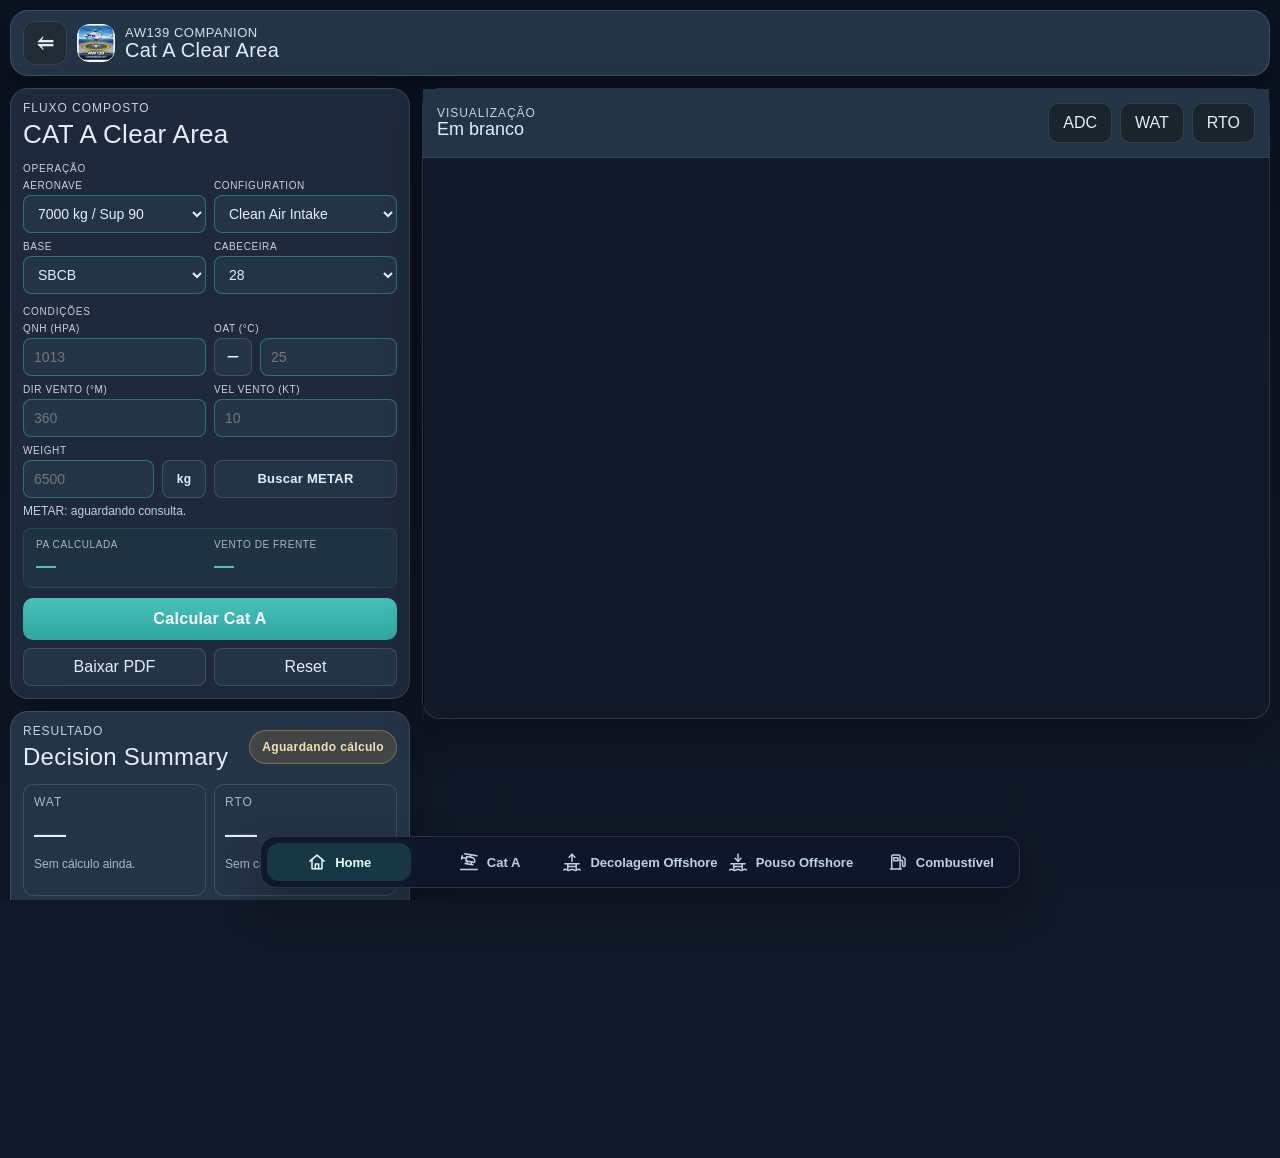
<file: cata/index.html>
<!doctype html>
<html lang="pt-BR">
<head>
  <meta charset="utf-8">
  <meta name="viewport" content="width=device-width, initial-scale=1, viewport-fit=cover">
  <meta name="theme-color" content="#111b26">
  <meta name="apple-mobile-web-app-capable" content="yes">
  <meta name="apple-mobile-web-app-status-bar-style" content="black-translucent">
  <meta name="apple-mobile-web-app-title" content="AW139">
  <link rel="manifest" href="../manifest.webmanifest">
  <title>AW139 Companion — Cat A Clear Area</title>
  <link rel="icon" type="image/png" sizes="32x32" href="../assets/icon-32.png">
  <link rel="apple-touch-icon" sizes="180x180" href="../assets/icon-180.png">
  <link rel="stylesheet" href="styles.css">
  <link rel="stylesheet" href="../shared/pwa.css">
  <link rel="stylesheet" href="../shared/module-layout.css">
</head>
<body>
  <main class="cockpit-shell">
    <header class="topbar slim-topbar">
      <div class="topbar-left">
        <a class="nav-btn" href="../index.html" aria-label="Home">⥢</a>
        <div class="product-tag no-sep">
          <div class="product-icon"><img src="../assets/icon-192.png" alt=""></div>
          <div>
            <div class="product-line">AW139 Companion</div>
            <div class="product-sub">Cat A Clear Area</div>
          </div>
        </div>
      </div>
    </header>

    <section class="workspace">
      <aside id="sidebar" class="sidebar">
        <section class="panel entry-panel">
          <div class="panel-title-row">
            <div>
              <div class="panel-kicker">Fluxo composto</div>
              <h1>CAT A Clear Area</h1>
            </div>
          </div>

          <div class="section-label">Operação</div>
          <div class="form-grid form-grid-2">
            <label class="field">
              <span>Aeronave</span>
              <select id="aircraftSetSelect">
                <option value="6800">6800 kg</option>
                <option value="7000" selected>7000 kg / Sup 90</option>
              </select>
            </label>
            <label class="field">
              <span>Configuration</span>
              <select id="configurationSelect">
                <option value="standard" selected>Clean Air Intake</option>
                <option value="eaps_off">EAPS OFF</option>
                <option value="eaps_on">EAPS ON</option>
                <option value="ibf">IBF Installed</option>
              </select>
            </label>
          </div>

          <div class="form-grid form-grid-2">
            <label class="field">
              <span>Base</span>
              <select id="baseSelect"></select>
            </label>
            <label class="field">
              <span>Cabeceira</span>
              <select id="departureEndSelect"></select>
            </label>
          </div>

          <div class="is-hidden-field" aria-hidden="true">
            <label class="field is-hidden-field" aria-hidden="true">
              <span>Visualização</span>
              <select id="visualSelect">
                <option value="" selected>Em branco</option>
                <option value="adc">ADC</option>
                <option value="wat">WAT</option>
                <option value="rto">RTO</option>
              </select>
            </label>
          </div>

          <div class="section-label">Condições</div>
          <div class="form-grid form-grid-2">
            <label class="field">
              <span>QNH (hPa)</span>
              <input id="qnh" type="text" inputmode="numeric" enterkeyhint="next" autocomplete="off" placeholder="1013" maxlength="4">
            </label>
            <label class="field">
              <span>OAT (°C)</span>
              <div class="input-with-toggle">
                <button id="oatNegativeBtn" type="button" class="sign-toggle" aria-label="Alternar sinal da temperatura">−</button>
                <input id="oat" type="text" inputmode="numeric" enterkeyhint="next" autocomplete="off" placeholder="25" maxlength="3">
              </div>
            </label>
          </div>

          <div class="form-grid form-grid-2">
            <label class="field">
              <span>Dir Vento (°M)</span>
              <input id="windDir" type="text" inputmode="numeric" enterkeyhint="next" autocomplete="off" placeholder="360" maxlength="3">
            </label>
            <label class="field">
              <span>Vel Vento (kt)</span>
              <input id="windSpeed" type="text" inputmode="numeric" enterkeyhint="next" autocomplete="off" placeholder="10" maxlength="2">
            </label>
          </div>

          <div class="form-grid form-grid-2">
            <label class="field">
              <span>Weight</span>
              <div class="input-with-toggle">
                <input id="actualWeight" type="text" inputmode="numeric" enterkeyhint="go" autocomplete="off" placeholder="6500">
                <button id="weightUnitBtn" type="button" class="unit-toggle" aria-label="Alternar unidade de peso">kg</button>
              </div>
            </label>
            <button id="metarBtn" class="ghost-btn metar-btn" type="button">Buscar METAR</button>
          </div>
          <div id="metarInfoLine" class="metar-info-line">METAR: aguardando consulta.</div>


          <div class="calc-band" id="calcBand">
            <div class="calc-item">
              <div class="calc-label">PA Calculada</div>
              <div class="calc-value" id="calcPaDisplay">—</div>
            </div>
            <div class="calc-item">
              <div class="calc-label">Vento de Frente</div>
              <div class="calc-value" id="calcHwDisplay">—</div>
            </div>
          </div>

          <div class="action-row">
            <button id="runBtn" class="run-btn" type="button">Calcular Cat A</button>
            <button id="sharePdfBtn" class="ghost-btn secondary-action" type="button">Compartilhar PDF</button>
            <button id="resetBtn" class="ghost-btn secondary-action" type="button">Reset</button>
          </div>
        </section>

        <section id="resultCard" class="panel result-panel pending">
          <div class="panel-title-row compact">
            <div>
              <div class="panel-kicker">Resultado</div>
              <h2>Decision Summary</h2>
            </div>
            <span id="statusChip" class="status-chip warn">Aguardando cálculo</span>
          </div>

          <div class="result-grid">
            <div id="watBox" class="result-box">
              <div class="result-label">WAT</div>
              <div class="result-value" id="watMaxMetric">—</div>
              <div class="result-sub" id="watSummary">Sem cálculo ainda.</div>
            </div>
            <div id="rtoBox" class="result-box">
              <div class="result-label">RTO</div>
              <div class="result-value" id="rtoMetric">—</div>
              <div class="result-sub" id="rtoSummary">Sem cálculo ainda.</div>
            </div>
          </div>

          <div class="result-band" id="watMarginSummary">—</div>

          <div class="mini-row">
            <h3>Tabela de decisão</h3>
          </div>

          <table class="decision-table">
            <thead>
              <tr>
                <th>Ponto</th>
                <th>RTO</th>
              </tr>
            </thead>
            <tbody id="decisionTableBody">
              <tr><td colspan="2" class="muted-cell">Sem análise ainda.</td></tr>
            </tbody>
          </table>
        </section>
      </aside>

      <section id="viewerPane" class="viewer-pane is-empty">
        <div class="viewer-header">
          <div>
            <div class="panel-kicker">Visualização</div>
            <div class="viewer-title" id="vizSubtitle">Em branco</div>
          </div>
          <div class="viewer-tabs">
            <button class="viewer-tab" data-viz="adc" type="button">ADC</button>
            <button class="viewer-tab" data-viz="wat" type="button">WAT</button>
            <button class="viewer-tab" data-viz="rto" type="button">RTO</button>
          </div>
        </div>

        <div id="vizWrap" class="viewer-stage">
          <canvas id="vizPreviewCanvas" class="viz-preview-canvas" width="1" height="1" hidden></canvas>
          <div id="vizPlaceholder" class="viewer-placeholder">
            <div class="placeholder-title">Visualização em branco</div>
            <div class="placeholder-sub">A carta aparece após preencher e calcular, ou ao escolher uma visualização.</div>
          </div>
          <iframe id="adcFrame" class="viz-frame" src="../adc/?embed=1" allowfullscreen></iframe>
          <iframe id="watFrame" class="viz-frame" src="../wat/?embed=1" allowfullscreen></iframe>
          <iframe id="rtoFrame" class="viz-frame" src="../rto/?embed=1" allowfullscreen></iframe>
        </div>

        <div id="viewerMeta" class="viewer-meta" hidden>
          <div class="viewer-meta-block">
            <div class="viewer-meta-title">Legenda</div>
            <div id="vizLegend" class="viz-legend"></div>
          </div>
          <div class="viewer-meta-block">
            <div class="viewer-meta-title">Referência do gráfico</div>
            <div id="vizFacts" class="viz-facts"></div>
          </div>
        </div>
      </section>
    </section>
  </main>

  <div id="chartFullscreenOverlay" class="chart-fullscreen-overlay" hidden>
    <div class="chart-fullscreen-top">
      <button id="chartFullscreenClose" class="chart-fullscreen-close" type="button" aria-label="Fechar tela cheia">✕</button>
    </div>
    <div id="chartFullscreenViewport" class="chart-fullscreen-viewport">
      <canvas id="chartFullscreenCanvas" class="chart-fullscreen-canvas" width="1" height="1"></canvas>
    </div>
  </div>

  <script src="app.js?v=55"></script>
<script src="../shared/pwa.js"></script>
</body>
</html>
</file>
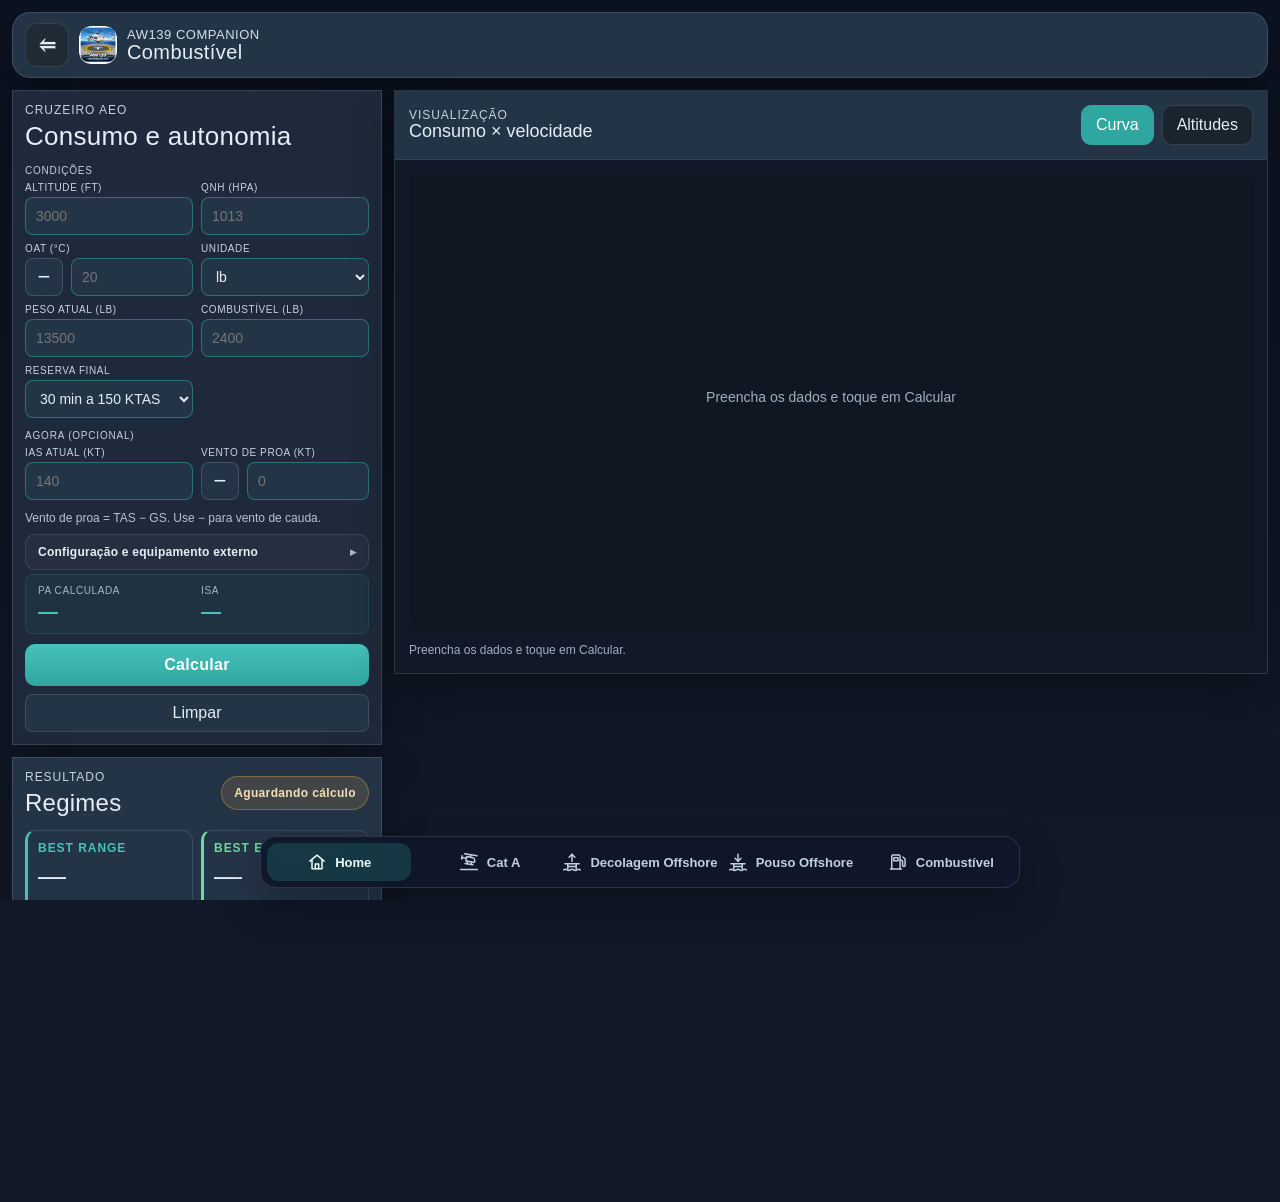
<file: combustivel/index.html>
<!doctype html>
<html lang="pt-BR">
<head>
  <meta charset="utf-8">
  <meta name="viewport" content="width=device-width, initial-scale=1, viewport-fit=cover">
  <meta name="theme-color" content="#111b26">
  <link rel="manifest" href="../manifest.webmanifest">
  <title>AW139 Companion — Combustível</title>
  <link rel="icon" type="image/png" sizes="32x32" href="../assets/icon-32.png">
  <link rel="apple-touch-icon" sizes="180x180" href="../assets/icon-180.png">
  <link rel="stylesheet" href="styles.css">
  <link rel="stylesheet" href="../shared/pwa.css">
  <link rel="stylesheet" href="../shared/module-layout.css">
</head>
<body>
<main class="cockpit-shell">
  <header class="topbar slim-topbar">
    <div class="topbar-left">
      <a class="nav-btn" href="../index.html" aria-label="Home">⥢</a>
      <div class="product-tag no-sep">
        <div class="product-icon"><img src="../assets/icon-192.png" alt=""></div>
        <div>
          <div class="product-line">AW139 Companion</div>
          <div class="product-sub">Combustível</div>
        </div>
      </div>
    </div>
  </header>

  <section class="workspace">
    <aside class="sidebar">
      <section class="panel entry-panel">
        <div class="panel-title-row">
          <div>
            <div class="panel-kicker">Cruzeiro AEO</div>
            <h1>Consumo e autonomia</h1>
          </div>
        </div>
        <form onsubmit="return false" autocomplete="off">
          <div class="section-label">Condições</div>
          <div class="form-grid form-grid-2">
            <label class="field">
              <span>Altitude (ft)</span>
              <input id="alt" type="text" inputmode="numeric" enterkeyhint="next" placeholder="3000" maxlength="5">
            </label>
            <label class="field">
              <span>QNH (hPa)</span>
              <input id="qnh" type="text" inputmode="numeric" enterkeyhint="next" placeholder="1013" maxlength="4">
            </label>
          </div>
          <div class="form-grid form-grid-2">
            <label class="field">
              <span>OAT (°C)</span>
              <div class="input-with-toggle">
                <button id="oatSign" type="button" class="sign-toggle" aria-label="Alternar sinal da temperatura">−</button>
                <input id="oat" type="text" inputmode="numeric" enterkeyhint="next" placeholder="20" maxlength="3">
              </div>
            </label>
            <label class="field">
              <span>Unidade</span>
              <select id="unit">
                <option value="lb" selected>lb</option>
                <option value="kg">kg</option>
              </select>
            </label>
          </div>
          <div class="form-grid form-grid-2">
            <label class="field">
              <span id="weightLabel">Peso atual (lb)</span>
              <input id="weight" type="text" inputmode="numeric" enterkeyhint="next" placeholder="13500" maxlength="5">
            </label>
            <label class="field">
              <span id="fuelLabel">Combustível (lb)</span>
              <input id="fuel" type="text" inputmode="numeric" enterkeyhint="next" placeholder="2400" maxlength="5">
            </label>
          </div>
          <div class="form-grid form-grid-2">
            <label class="field">
              <span>Reserva final</span>
              <select id="reserveMode">
                <option value="r30" selected>30 min a 150 KTAS</option>
                <option value="manual">Outro valor</option>
                <option value="none">Nenhuma</option>
              </select>
            </label>
            <label class="field" id="reserveField" hidden>
              <span id="reserveLabel">Reserva (lb)</span>
              <input id="reserve" type="text" inputmode="numeric" enterkeyhint="next" placeholder="493" maxlength="4">
            </label>
          </div>

          <div class="section-label">Agora (opcional)</div>
          <div class="form-grid form-grid-2">
            <label class="field">
              <span>IAS atual (kt)</span>
              <input id="ias" type="text" inputmode="numeric" enterkeyhint="next" placeholder="140" maxlength="3">
            </label>
            <label class="field">
              <span>Vento de proa (kt)</span>
              <div class="input-with-toggle">
                <button id="hwSign" type="button" class="sign-toggle" aria-label="Vento de cauda (negativo)">−</button>
                <input id="hw" type="text" inputmode="numeric" enterkeyhint="done" placeholder="0" maxlength="3">
              </div>
            </label>
          </div>
          <p class="helper">Vento de proa = TAS − GS. Use − para vento de cauda.</p>

          <details class="adv" id="advBox">
            <summary>Configuração e equipamento externo</summary>
            <label class="field adv-field">
              <span>Entrada de ar</span>
              <select id="ibf">
                <option value="0" selected>Padrão</option>
                <option value="1">IBF instalado (+3,5 % de consumo)</option>
              </select>
            </label>
            <div class="eq-list" id="eqList"></div>
            <p class="helper">RFM Seção 9, Tabela 9-1 (fator CF × DTQ) e Supl. 86 (IBF). Sem equipamento marcado: configuração limpa.</p>
          </details>

          <div class="calc-band" id="calcBand">
            <div class="calc-item">
              <div class="calc-label">PA calculada</div>
              <div class="calc-value" id="calcPa">—</div>
            </div>
            <div class="calc-item">
              <div class="calc-label">ISA</div>
              <div class="calc-value" id="calcIsa">—</div>
            </div>
          </div>

          <div class="action-row">
            <button id="runBtn" class="run-btn" type="button">Calcular</button>
            <button id="resetBtn" class="ghost-btn secondary-action" type="button">Limpar</button>
          </div>
        </form>
      </section>

      <section id="resultCard" class="panel result-panel pending">
        <div class="panel-title-row compact">
          <div>
            <div class="panel-kicker">Resultado</div>
            <h2>Regimes</h2>
          </div>
          <span id="statusChip" class="status-chip warn">Aguardando cálculo</span>
        </div>
        <div class="result-grid fuel-grid">
          <div class="result-box regime" id="boxRng">
            <div class="result-label">Best range</div>
            <div class="result-value" id="valRng">—</div>
            <div class="result-main" id="mainRng">Alcance</div>
            <div class="result-sub" id="subRng"></div>
          </div>
          <div class="result-box regime" id="boxEnd">
            <div class="result-label">Best endurance</div>
            <div class="result-value" id="valEnd">—</div>
            <div class="result-main" id="mainEnd">Autonomia</div>
            <div class="result-sub" id="subEnd"></div>
          </div>
          <div class="result-box regime" id="boxRec">
            <div class="result-label">Recommended cruise</div>
            <div class="result-value" id="valRec">—</div>
            <div class="result-main" id="mainRec"></div>
            <div class="result-sub" id="subRec"></div>
          </div>
          <div class="result-box regime" id="boxCur">
            <div class="result-label">Agora</div>
            <div class="result-value" id="valCur">—</div>
            <div class="result-main" id="mainCur">Informe a IAS atual</div>
            <div class="result-sub" id="subCur"></div>
          </div>
        </div>
        <div class="result-band" id="altBand">—</div>
        <div class="result-foot" id="resFoot"></div>
      </section>
    </aside>

    <section class="viewer-pane">
      <div class="viewer-header">
        <div>
          <div class="panel-kicker">Visualização</div>
          <div class="viewer-title" id="vizTitle">Consumo × velocidade</div>
        </div>
        <div class="viewer-tabs" role="tablist">
          <button class="viewer-tab active" data-tab="curva" type="button">Curva</button>
          <button class="viewer-tab" data-tab="altitudes" type="button">Altitudes</button>
        </div>
      </div>

      <div class="tab-body" id="tab-curva">
        <div class="curve-wrap"><canvas id="curveCanvas" class="curve-canvas" aria-label="Consumo em função da TAS"></canvas></div>
        <div class="viz-legend" id="curveLegend"></div>
        <p class="source-line" id="curveSource">Preencha os dados e toque em Calcular.</p>
      </div>

      <div class="tab-body" id="tab-altitudes" hidden>
        <div class="tab-tools">
          <label class="field inline-field">
            <span>Teto para sugestão</span>
            <select id="ceiling">
              <option value="4000">4000 ft</option>
              <option value="6000">6000 ft</option>
              <option value="8000" selected>8000 ft</option>
              <option value="10000">10000 ft</option>
            </select>
          </label>
        </div>
        <div class="table-wrap"><table class="fuel-table" id="altTable"></table></div>
        <p class="source-line" id="altNote"></p>
      </div>

    </section>
  </section>
</main>
<script src="cruise-data.js"></script>
<script src="engine.js"></script>
<script src="app.js"></script>
<script src="../shared/pwa.js"></script>
</body>
</html>
</file>
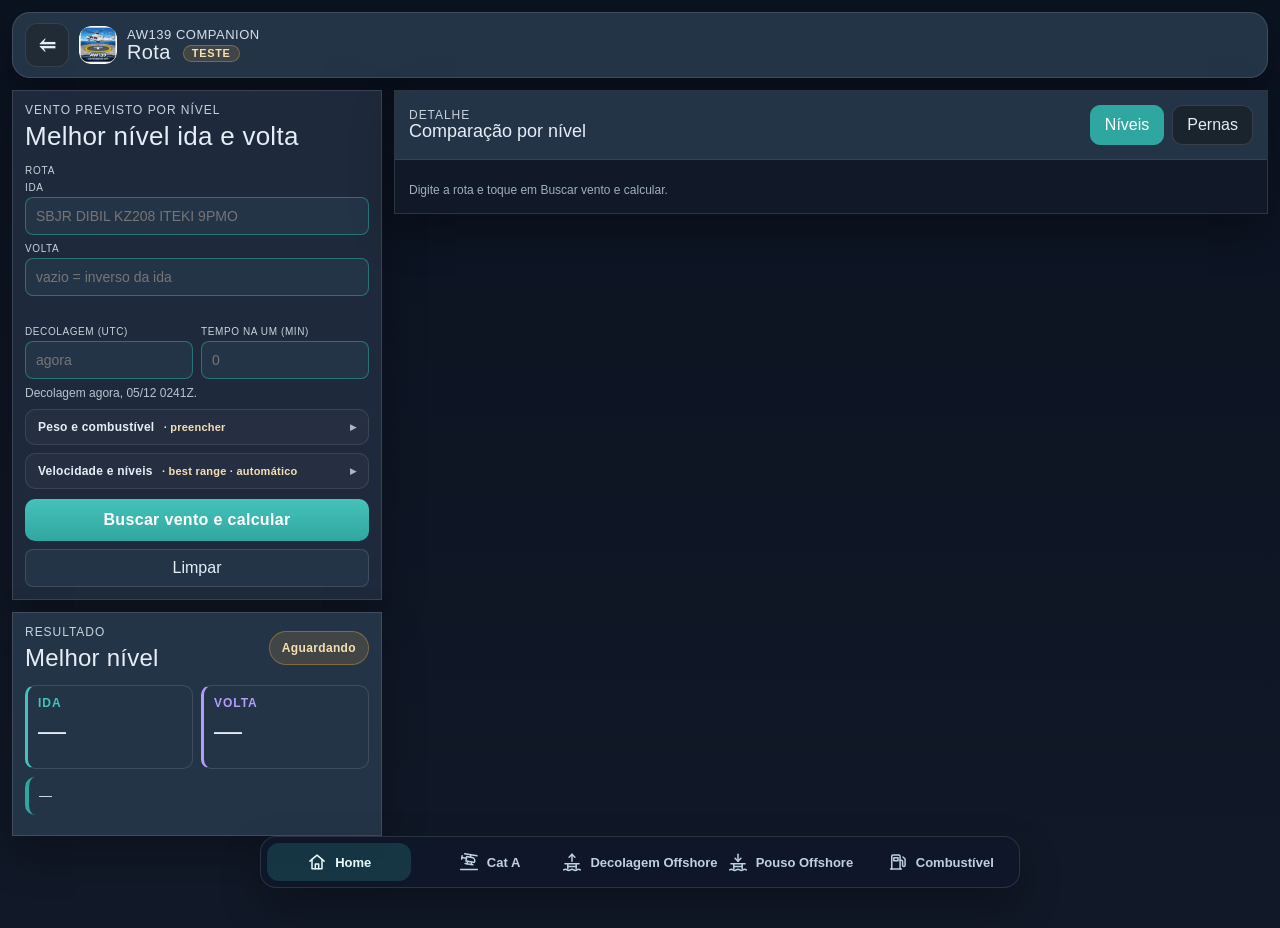
<file: rota/index.html>
<!doctype html>
<html lang="pt-BR">
<head>
  <meta charset="utf-8">
  <meta name="viewport" content="width=device-width, initial-scale=1, viewport-fit=cover">
  <meta name="theme-color" content="#111b26">
  <meta name="robots" content="noindex, nofollow">
  <link rel="manifest" href="../manifest.webmanifest">
  <title>AW139 Companion — Rota (teste)</title>
  <link rel="icon" type="image/png" sizes="32x32" href="../assets/icon-32.png">
  <link rel="apple-touch-icon" sizes="180x180" href="../assets/icon-180.png">
  <link rel="stylesheet" href="../combustivel/styles.css">
  <link rel="stylesheet" href="styles.css">
  <link rel="stylesheet" href="../shared/pwa.css">
  <link rel="stylesheet" href="../shared/module-layout.css">
</head>
<body>
<main class="cockpit-shell">
  <header class="topbar slim-topbar">
    <div class="topbar-left">
      <a class="nav-btn" href="../index.html" aria-label="Home">⥢</a>
      <div class="product-tag no-sep">
        <div class="product-icon"><img src="../assets/icon-192.png" alt=""></div>
        <div>
          <div class="product-line">AW139 Companion</div>
          <div class="product-sub">Rota <span class="lab-tag">teste</span></div>
        </div>
      </div>
    </div>
  </header>

  <section class="workspace">
    <aside class="sidebar">
      <section class="panel entry-panel">
        <div class="panel-title-row">
          <div>
            <div class="panel-kicker">Vento previsto por nível</div>
            <h1>Melhor nível ida e volta</h1>
          </div>
        </div>
        <form onsubmit="return false" autocomplete="off">
          <div class="section-label">Rota</div>
          <div class="form-grid">
            <label class="field">
              <span>Ida</span>
              <input id="rtOut" class="route-input" type="text" autocapitalize="characters" autocorrect="off" spellcheck="false" enterkeyhint="next" placeholder="SBJR DIBIL KZ208 ITEKI 9PMO">
            </label>
            <label class="field">
              <span>Volta</span>
              <input id="rtBack" class="route-input" type="text" autocapitalize="characters" autocorrect="off" spellcheck="false" enterkeyhint="next" placeholder="vazio = inverso da ida">
            </label>
          </div>
          <div class="route-info" id="routeInfo"></div>

          <div class="form-grid form-grid-2">
            <label class="field">
              <span>Decolagem (UTC)</span>
              <input id="dep" type="text" inputmode="numeric" enterkeyhint="next" placeholder="agora" maxlength="4">
            </label>
            <label class="field">
              <span>Tempo na UM (min)</span>
              <input id="deck" type="text" inputmode="numeric" enterkeyhint="done" placeholder="0" maxlength="3">
            </label>
          </div>
          <p class="helper" id="depInfo"></p>

          <details class="adv" id="acBox">
            <summary>Peso e combustível<span class="adv-badge" id="acBadge"></span></summary>
            <div class="adv-body">
              <div class="form-grid form-grid-2">
                <label class="field">
                  <span>Unidade</span>
                  <select id="unit">
                    <option value="lb" selected>lb</option>
                    <option value="kg">kg</option>
                  </select>
                </label>
                <label class="field">
                  <span id="fuelLabel">Combustível (lb)</span>
                  <input id="fuel" type="text" inputmode="numeric" placeholder="2400" maxlength="5">
                </label>
              </div>
              <div class="form-grid form-grid-2">
                <label class="field">
                  <span id="weightLabel">Peso na ida (lb)</span>
                  <input id="weight" type="text" inputmode="numeric" placeholder="13500" maxlength="5">
                </label>
                <label class="field">
                  <span id="weightBackLabel">Peso na volta (lb)</span>
                  <input id="weightBack" type="text" inputmode="numeric" placeholder="= ida" maxlength="5">
                </label>
              </div>
              <div class="form-grid form-grid-2">
                <label class="field">
                  <span>Reserva final</span>
                  <select id="reserveMode">
                    <option value="r30" selected>30 min a 150 KTAS</option>
                    <option value="manual">Outro valor</option>
                    <option value="none">Nenhuma</option>
                  </select>
                </label>
                <label class="field" id="reserveField" hidden>
                  <span id="reserveLabel">Reserva (lb)</span>
                  <input id="reserve" type="text" inputmode="numeric" placeholder="493" maxlength="4">
                </label>
              </div>
              <p class="helper" id="cfgInfo"></p>
            </div>
          </details>

          <details class="adv" id="optBox">
            <summary>Velocidade e níveis<span class="adv-badge" id="optBadge"></span></summary>
            <div class="adv-body">
              <div class="form-grid form-grid-2">
                <label class="field">
                  <span>Velocidade</span>
                  <select id="speed">
                    <option value="rng" selected>Best range</option>
                    <option value="tas150">150 KTAS</option>
                  </select>
                </label>
                <label class="field">
                  <span>Níveis</span>
                  <select id="levels">
                    <option value="auto" selected>Automático</option>
                    <option value="circea">CIRCEA (FL)</option>
                    <option value="livre">1000 a 8000 ft</option>
                  </select>
                </label>
              </div>
              <div class="form-grid form-grid-2">
                <label class="field" id="qnhField">
                  <span>QNH (hPa)</span>
                  <input id="qnh" type="text" inputmode="numeric" placeholder="1013" maxlength="4">
                </label>
              </div>
              <p class="helper">Automático: níveis da CIRCEA 100-109 na Bacia de Santos (ida FL025 a FL085, volta FL035 a FL095); fora dela, altitudes de 1000 a 8000 ft com o QNH. No setor 3 (abaixo do FL025) a altitude e a rota são as planejadas pelo piloto (2.4.3).</p>
            </div>
          </details>

          <div class="action-row">
            <button id="runBtn" class="run-btn" type="button">Buscar vento e calcular</button>
            <button id="resetBtn" class="ghost-btn secondary-action" type="button">Limpar</button>
          </div>
        </form>
      </section>

      <section id="resultCard" class="panel result-panel pending">
        <div class="panel-title-row compact">
          <div>
            <div class="panel-kicker">Resultado</div>
            <h2>Melhor nível</h2>
          </div>
          <span id="statusChip" class="status-chip warn">Aguardando</span>
        </div>
        <div class="result-grid fuel-grid">
          <div class="result-box regime" id="boxIda">
            <div class="result-label" id="lblIda">Ida</div>
            <div class="result-value" id="valIda">—</div>
            <div class="result-main" id="mainIda"></div>
            <div class="result-sub" id="subIda"></div>
          </div>
          <div class="result-box regime" id="boxVolta">
            <div class="result-label" id="lblVolta">Volta</div>
            <div class="result-value" id="valVolta">—</div>
            <div class="result-main" id="mainVolta"></div>
            <div class="result-sub" id="subVolta"></div>
          </div>
        </div>
        <div class="result-band" id="totBand">—</div>
        <div class="result-foot" id="resFoot"></div>
      </section>
    </aside>

    <section class="viewer-pane">
      <div class="viewer-header">
        <div>
          <div class="panel-kicker">Detalhe</div>
          <div class="viewer-title" id="vizTitle">Comparação por nível</div>
        </div>
        <div class="viewer-tabs" role="tablist">
          <button class="viewer-tab active" data-tab="niveis" type="button">Níveis</button>
          <button class="viewer-tab" data-tab="pernas" type="button">Pernas</button>
        </div>
      </div>
      <div class="tab-body" id="tab-niveis">
        <div id="lvOut"><p class="source-line">Digite a rota e toque em Buscar vento e calcular.</p></div>
      </div>
      <div class="tab-body" id="tab-pernas" hidden>
        <div id="legOut"><p class="source-line">As pernas aparecem depois do cálculo.</p></div>
      </div>
    </section>
  </section>
</main>
<script src="../combustivel/cruise-data.js"></script>
<script src="../combustivel/engine.js"></script>
<script src="nav-data.js"></script>
<script src="route.js"></script>
<script src="app.js"></script>
<script src="../shared/pwa.js"></script>
</body>
</html>
</file>
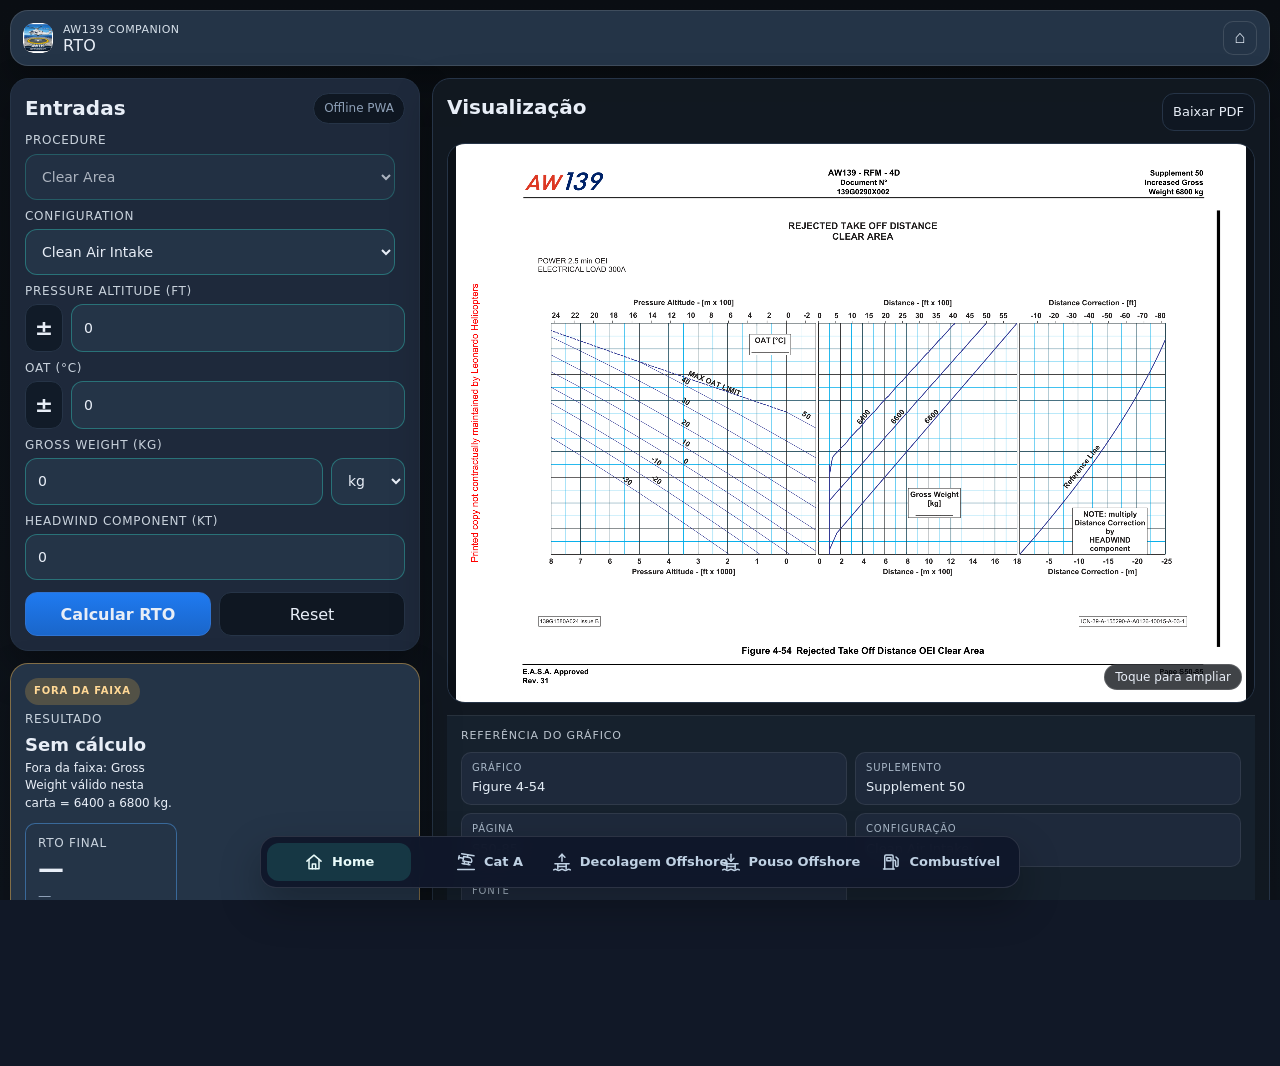
<file: rto/index.html>
<!doctype html>
<html lang="pt-BR">
<head>
  <meta charset="utf-8">
  <meta name="viewport" content="width=device-width, initial-scale=1, viewport-fit=cover">
  <meta name="theme-color" content="#0b0f14">
  <meta name="apple-mobile-web-app-capable" content="yes">
  <meta name="apple-mobile-web-app-status-bar-style" content="black-translucent">
  <meta name="apple-mobile-web-app-title" content="AW139">
  <title>AW139 Companion — RTO</title>
  <link rel="manifest" href="manifest.webmanifest">
  <link rel="icon" type="image/png" sizes="32x32" href="assets/icon-32.png">
  <link rel="apple-touch-icon" sizes="180x180" href="assets/icon-180.png">
  <link rel="stylesheet" href="styles.css">
  <link rel="stylesheet" href="../shared/pwa.css">
  <link rel="stylesheet" href="../shared/module-layout.css">
</head>
<body>
  <main class="app-shell">
    <header class="topbar module-topbar">
      <div class="topbar-left">
        <div class="product-tag no-sep">
          <div class="product-icon"><img src="../assets/icon-192.png" alt=""></div>
          <div>
            <div class="product-line">AW139 Companion</div>
            <div class="product-sub">RTO</div>
          </div>
        </div>
      </div>
      <div class="topbar-right"></div>
    </header>
    <header id="heroHeader" class="hero hero-compact" hidden>
      <div>
        <p class="eyebrow">AW139 Companion App</p>
        <h1>RTO Module</h1>
        <p id="subtitleEl" class="subtitle visually-hidden">Reject Take Off Distance — Supplement 50 — Figure 4-54</p>
        <p id="buildVersionEl" class="build-version build-version-prominent">BUILD V53 • Figure 4-94 left-panel semantic relabel</p>
      </div>
    </header>

    <section id="formSection" class="card form-card">
      <div class="card-title-row">
        <h2>Entradas</h2>
        <span class="pill">Offline PWA</span>
      </div>

      <div class="grid compact-grid">
        <label class="control-block select-block">
          <span>Procedure</span>
          <div class="select-wrap">
            <select id="procedure" aria-label="Procedure" disabled>
              <option value="clear" selected>Clear Area</option>
            </select>
          </div>
        </label>

        <label class="control-block select-block">
          <span>Configuration</span>
          <div class="select-wrap">
            <select id="configuration" aria-label="Configuration">
              <option value="standard" selected>Clean Air Intake</option>
              <option value="eapsOff">EAPS OFF</option>
              <option value="eapsOn">EAPS ON</option>
              <option value="ibfInstalled">IBF Installed</option>
            </select>
          </div>
        </label>

        <label class="field-half compact-field">
          <span>Pressure Altitude (ft)</span>
          <div class="input-with-toggle">
            <button id="paNegativeBtn" type="button" class="sign-toggle" aria-label="Alternar sinal da altitude pressão">±</button>
            <input id="pressureAltitude" type="text" inputmode="numeric" enterkeyhint="next" autocomplete="off" placeholder="ex. 0">
          </div>
        </label>

        <label class="field-half compact-field narrow-field">
          <span>OAT (°C)</span>
          <div class="input-with-toggle">
            <button id="oatNegativeBtn" type="button" class="sign-toggle" aria-label="Alternar sinal da temperatura">±</button>
            <input id="oat" type="text" inputmode="numeric" enterkeyhint="next" autocomplete="off" placeholder="ex. 25" maxlength="3">
          </div>
        </label>

        <label class="field-half compact-field weight-field">
          <span id="actualWeightLabel">Gross Weight (kg)</span>
          <div class="weight-input-row">
            <input id="actualWeight" type="text" inputmode="numeric" enterkeyhint="next" autocomplete="off" placeholder="ex. 6700" maxlength="5">
            <select id="weightUnit" aria-label="Unidade de peso">
              <option value="kg" selected>kg</option>
              <option value="lb">lb</option>
            </select>
          </div>
        </label>

        <label id="headwindWrap" class="field-half compact-field narrow-field">
          <span>Headwind Component (kt)</span>
          <input id="headwind" type="text" inputmode="numeric" enterkeyhint="done" autocomplete="off" placeholder="ex. 5" maxlength="2">
        </label>
      </div>

      <div class="action-row action-row-main">
        <button id="runBtn" class="primary">Calcular RTO</button>
        <button id="resetBtn" class="ghost">Reset</button>
      </div>
      <p id="formHint" class="hint">Escopo atual: Supplement 50, RTO Clear Area. No perfil Standard, até 6800 kg usa Supplement 50 e acima de 6800 kg usa Supplement 90.</p>
    </section>

    <section id="statusCard" class="card status sticky-result neutral">
      <div class="status-grid compact-status-grid">
        <div class="status-summary">
          <div id="statusBadge" class="status-badge">AGUARDANDO DADOS</div>
          <p class="label status-kicker">Resultado</p>
          <h2 id="statusTitle">RTO Figure 4-54</h2>
          <p id="statusText" class="status-text">Fator de correção: —</p>
          <p id="statusDetail" class="status-detail">Preencha os campos e execute o cálculo.</p>
        </div>

        <div class="metric emphasis-metric result-main compact-result-main">
          <span class="label">RTO final</span>
          <strong id="finalMetric">—</strong>
          <small id="finalMetricFt">—</small>
        </div>
      </div>
    </section>

    <section id="visualCard" class="card">
      <div class="card-title-row">
        <h2>Visualização</h2>
        <div class="toolbar-row">
          <button id="exportPdfBtn" class="ghost small">Compartilhar / Baixar PDF</button>
        </div>
      </div>
      <div id="chartPanel" class="chart-panel">
        <div id="chartStage" class="chart-stage interactive-chart" role="button" tabindex="0" aria-label="Abrir visualização em tela cheia">
          <canvas id="chartCanvas" width="2526" height="1785" aria-label="Visual interpolation chart"></canvas>
        </div>
        <div class="legend">
          <span><i class="dot amber"></i> PA / curvas OAT usadas</span>
          <span><i class="dot cyan"></i> Transferência</span>
          <span><i class="dot green"></i> curvas de peso usadas</span>
          <span><i class="dot magenta"></i> Correction / Reference line</span>
        </div>
        <p id="chartHint" class="hint">Overlay direto sobre a página completa do RFM: altitude, curvas usadas no cálculo, transferência horizontal, leitura da distância e correção por headwind.</p>
        <p id="chartReference" class="chart-reference"><strong>Gráfico em uso:</strong> Figure 4-54 — Rejected Take Off Distance OEI Clear Area.<br><strong>Suplemento:</strong> Supplement 50<br><strong>Página:</strong> S50-85<br><strong>Fonte:</strong> Leonardo AW139 Rotorcraft Flight Manual (RFM), Ed. 2, Rev. 32.</p>
        <div id="viewerMeta" class="viewer-meta">
          <div class="viewer-meta-block">
            <div class="viewer-meta-title">Referência do gráfico</div>
            <div id="chartFacts" class="viz-facts"></div>
          </div>
        </div>
      </div>
    </section>

    <section id="interpSection" class="card compact" hidden>
      <div class="card-title-row">
        <h2>Interpolação aplicada</h2>
      </div>
      <div id="interpBox" class="interp-box muted">Sem cálculo ainda.</div>
    </section>

    <div id="chartFullscreen" class="chart-fullscreen hidden" aria-hidden="true">
      <button id="closeFullscreenBtn" type="button" class="fullscreen-close-btn" aria-label="Voltar da visualização em tela cheia">✕</button>
      <div id="fullscreenViewport" class="chart-fullscreen-viewport" aria-label="Visualização do gráfico em tela cheia com zoom e pan">
        <div id="fullscreenContent" class="chart-fullscreen-content">
          <canvas id="fullscreenChartCanvas" width="2526" height="1785" aria-label="Visual interpolation chart fullscreen"></canvas>
        </div>
      </div>
    </div>
  </main>

  <script src="app.js?v=rto-engine-v67-headwind-2digits"></script>
  <script src="../shared/module-bridge.js"></script>
  <script src="../shared/pwa.js"></script>
</body>
</html>
</file>
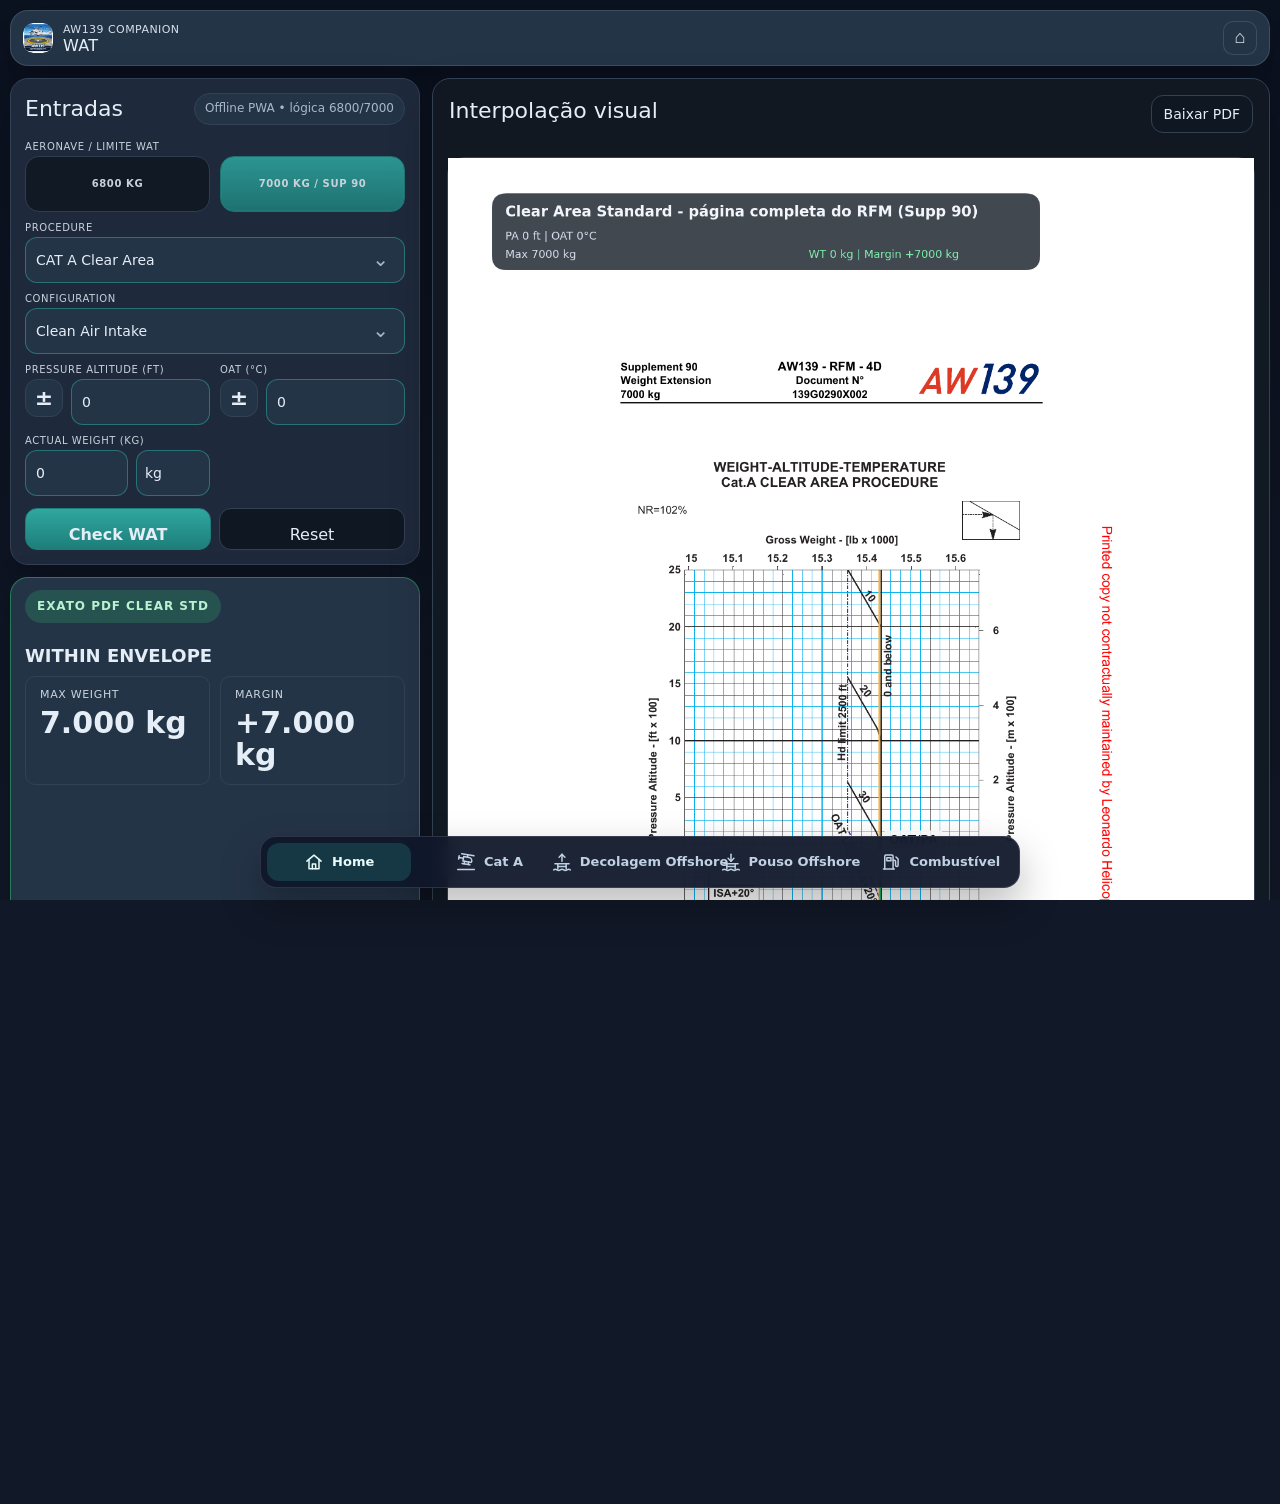
<file: wat/index.html>
<!doctype html>
<html lang="pt-BR">
<head>
  <meta charset="utf-8">
  <meta name="viewport" content="width=device-width, initial-scale=1, viewport-fit=cover">
  <meta name="theme-color" content="#0b0f14">
  <meta name="apple-mobile-web-app-capable" content="yes">
  <meta name="apple-mobile-web-app-status-bar-style" content="black-translucent">
  <meta name="apple-mobile-web-app-title" content="AW139">
  <title>AW139 Companion — WAT</title>
  <link rel="manifest" href="manifest.webmanifest">
  <link rel="icon" type="image/png" sizes="32x32" href="assets/icon-32.png">
  <link rel="apple-touch-icon" sizes="180x180" href="assets/icon-180.png">
  <link rel="stylesheet" href="styles.css">
  <link rel="stylesheet" href="../shared/pwa.css">
  <link rel="stylesheet" href="../shared/module-layout.css">
</head>
<body>
  <main class="app-shell">
    <header class="topbar module-topbar">
      <div class="topbar-left">
        <div class="product-tag no-sep">
          <div class="product-icon"><img src="../assets/icon-192.png" alt=""></div>
          <div>
            <div class="product-line">AW139 Companion</div>
            <div class="product-sub">WAT</div>
          </div>
        </div>
      </div>
      <div class="topbar-right"></div>
    </header>

    <header class="hero" hidden>
      <div>
        <p class="eyebrow">AW139</p>
        <h1>AW139 WAT Companion</h1>
        <p class="subtitle">Envelope check com roteamento por faixa de peso para AW139 6800 / 7000 + Offshore Enhanced</p>
        <p class="build-version">Build v16.9.1</p>
      </div>
      <button id="installBtn" class="ghost hidden">Instalar</button>
    </header>

    <section id="formSection" class="card form-card">
      <div class="card-title-row">
        <h2>Entradas</h2>
        <span class="pill">Offline PWA • lógica 6800/7000</span>
      </div>

      <div class="grid compact-grid">
        <label class="control-block">
          <span>Aeronave / limite WAT</span>
          <div class="segmented">
            <label class="segment-option">
              <input type="radio" name="aircraftSet" value="6800">
              <span>6800 kg</span>
            </label>
            <label class="segment-option">
              <input type="radio" name="aircraftSet" value="7000" checked>
              <span>7000 kg / Sup 90</span>
            </label>
          </div>
        </label>

        <label class="control-block select-block">
          <span>Procedure</span>
          <div class="select-wrap">
            <select id="procedure" aria-label="Procedure">
              <option value="offshore" selected>CAT A Offshore Helideck</option>
              <option value="enhanced">CAT A Offshore Enhanced</option>
              <option value="clear">CAT A Clear Area</option>
              <option value="catb">CAT B</option>
              <option value="confined">CAT A Confined Area</option>
            </select>
          </div>
        </label>

        <label class="control-block select-block">
          <span>Configuration</span>
          <div class="select-wrap">
            <select id="configuration" aria-label="Configuration">
              <option value="standard" selected>Clean Air Intake</option>
              <option value="eaps_off">EAPS OFF</option>
              <option value="eaps_on">EAPS ON</option>
              <option value="ibf">IBF Installed</option>
            </select>
          </div>
        </label>

        <label class="field-half compact-field">
          <span>Pressure Altitude (ft)</span>
          <div class="input-with-toggle">
            <button id="paNegativeBtn" type="button" class="sign-toggle" aria-label="Alternar sinal da altitude pressão">±</button>
            <input id="pressureAltitude" type="text" inputmode="numeric" enterkeyhint="next" autocomplete="off" placeholder="ex. 1200">
          </div>
        </label>

        <label class="field-half compact-field narrow-field">
          <span>OAT (°C)</span>
          <div class="input-with-toggle">
            <button id="oatNegativeBtn" type="button" class="sign-toggle" aria-label="Alternar sinal da temperatura">±</button>
            <input id="oat" type="text" inputmode="numeric" enterkeyhint="next" autocomplete="off" placeholder="ex. 28" maxlength="3">
          </div>
        </label>

        <label class="field-half compact-field weight-field">
          <span id="actualWeightLabel">Actual Weight (kg)</span>
          <div class="weight-input-row">
            <input id="actualWeight" type="text" inputmode="numeric" enterkeyhint="next" autocomplete="off" placeholder="ex. 6550" maxlength="5">
            <select id="weightUnit" aria-label="Unidade de peso">
              <option value="kg" selected>kg</option>
              <option value="lb">lb</option>
            </select>
          </div>
        </label>

        <label id="headwindWrap" class="field-half compact-field narrow-field">
          <span>Headwind Component (kt)</span>
          <input id="headwind" type="text" inputmode="numeric" enterkeyhint="done" autocomplete="off" placeholder="ex. 15">
        </label>
      </div>

      <div class="action-row wat-entry-actions">
        <button id="runBtn" class="primary">Check WAT</button>
        <button id="resetBtn" class="ghost">Reset</button>
      </div>
      <p id="formHint" class="hint hidden" hidden></p>
    </section>

    <section id="statusCard" class="card status neutral">
      <div class="status-badge">AGUARDANDO DADOS</div>
      <div class="status-main">
        <div>
          <p class="label">Status</p>
          <h2 id="statusTitle">Envelope WAT</h2>
          <p id="statusText">Preencha os campos e execute o cálculo.</p>
        </div>
        <div class="metrics">
          <div class="metric">
            <span class="label">Max Weight</span>
            <strong id="maxWeight">—</strong>
          </div>
          <div class="metric">
            <span class="label">Margin</span>
            <strong id="margin">—</strong>
          </div>
        </div>
      </div>
    </section>

    <section id="visualCard" class="card viewer-card">
      <div class="card-title-row">
        <h2>Interpolação visual</h2>
        <div class="toolbar-row">
          <button id="exportPdfBtn" class="ghost small">Compartilhar / Baixar PDF</button>
        </div>
      </div>
      <div id="chartPanel" class="chart-panel">
        <div class="chart-stage">
          <img id="chartBaseImage" src="docs/page-07.png" alt="Página completa do gráfico WAT">
          <canvas id="chartCanvas" width="900" height="1137" aria-label="Visual interpolation chart"></canvas>
        </div>
        <div class="legend">
          <span><i class="dot white"></i> Max weight interpolado</span>
          <span><i class="dot blue"></i> Peso atual</span>
          <span><i class="dot green"></i> Dentro</span>
          <span><i class="dot red"></i> Fora</span>
        </div>
        <p id="chartHint" class="hint hidden" hidden></p>
        <p id="chartReference" class="chart-reference"><strong>Gráfico em uso:</strong> Figure 4-7 — Weight Limitations for CAT A Offshore Helideck Procedure.<br><strong>Suplemento:</strong> Supplement 50<br><strong>Página:</strong> S50-30<br><strong>Fonte:</strong> Leonardo AW139 Rotorcraft Flight Manual (RFM), Ed. 2, Rev. 32.</p>
      </div>
    </section>
  </main>

  <div id="chartFullscreenOverlay" class="chart-fullscreen-overlay" hidden>
    <div class="chart-fullscreen-top">
      <button id="chartFullscreenClose" class="chart-fullscreen-close" type="button" aria-label="Fechar tela cheia">✕</button>
    </div>
    <div id="chartFullscreenViewport" class="chart-fullscreen-viewport">
      <canvas id="chartFullscreenCanvas" class="chart-fullscreen-canvas" width="1" height="1"></canvas>
    </div>
  </div>

  <script src="app.js?v=v17_1_0-pwa-premium" defer></script>
  <script src="../shared/module-bridge.js"></script>

  <script src="../shared/pwa.js"></script>
</body>
</html>
</file>
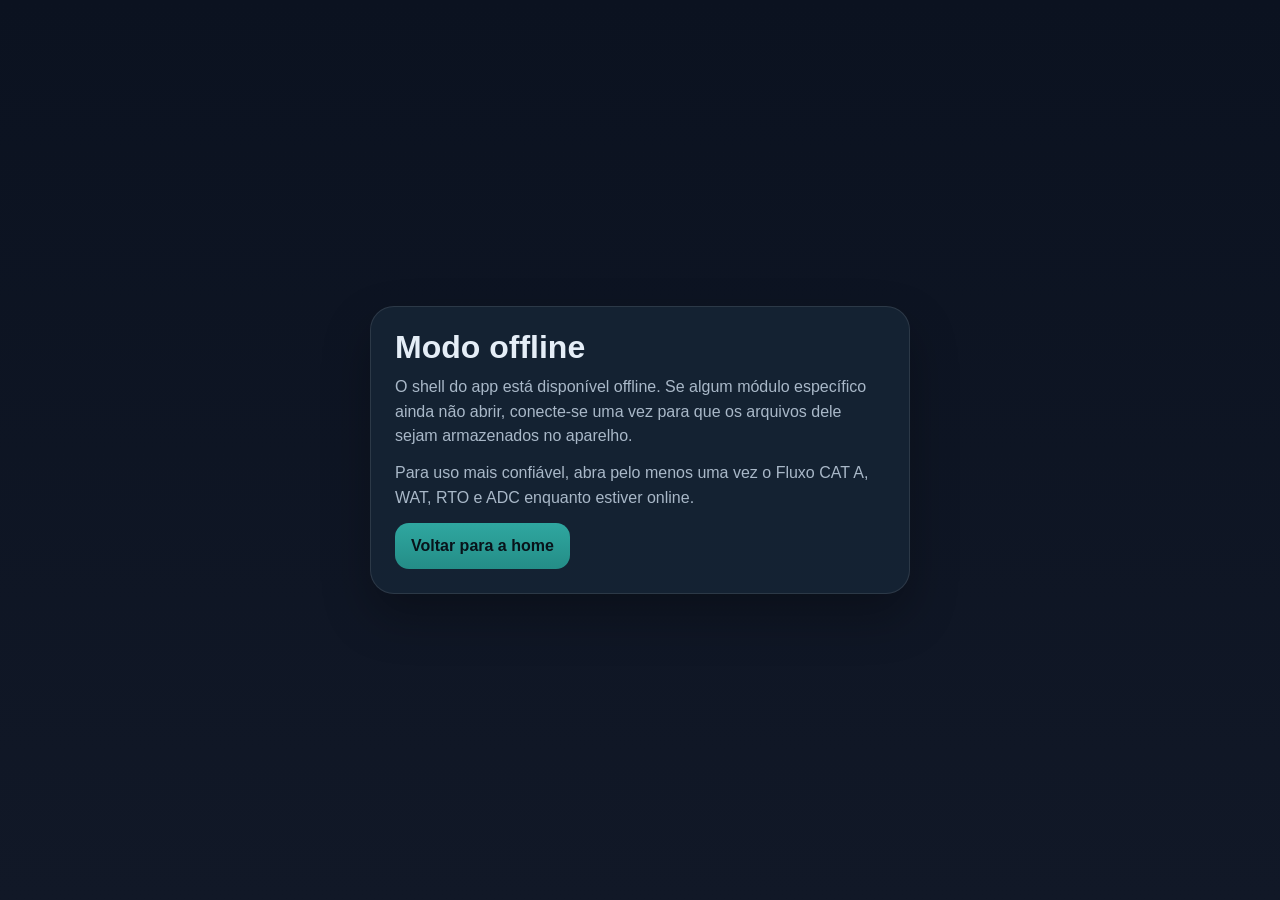
<file: offline.html>
<!doctype html>
<html lang="pt-BR">
<head>
  <meta charset="utf-8">
  <meta name="viewport" content="width=device-width, initial-scale=1, viewport-fit=cover">
  <meta name="theme-color" content="#0b1220">
  <title>AW139 Companion — Offline</title>
  <style>
    :root{--bg:#0b1220;--panel:#162334;--text:#e5eef7;--muted:#a9b8c8;--accent:#2fa7a0}
    *{box-sizing:border-box}html,body{height:100%;background-color:#111827}body{margin:0;font-family:Inter,-apple-system,BlinkMacSystemFont,"Segoe UI",Roboto,Helvetica,Arial,sans-serif;background:linear-gradient(180deg,var(--bg),#111827);color:var(--text);display:grid;place-items:center;padding:24px}
    .card{max-width:540px;width:100%;border:1px solid rgba(255,255,255,.1);border-radius:24px;background:rgba(22,35,52,.95);padding:24px;box-shadow:0 22px 48px rgba(0,0,0,.28)}
    h1{margin:0 0 10px;font-size:32px;line-height:1.05}p{margin:0 0 12px;color:var(--muted);line-height:1.55}.btn{display:inline-flex;align-items:center;justify-content:center;min-height:46px;padding:0 16px;border-radius:14px;background:linear-gradient(180deg,var(--accent),#248d87);color:#08131a;text-decoration:none;font-weight:800}
  </style>
</head>
<body>
  <main class="card">
    <h1>Modo offline</h1>
    <p>O shell do app está disponível offline. Se algum módulo específico ainda não abrir, conecte-se uma vez para que os arquivos dele sejam armazenados no aparelho.</p>
    <p>Para uso mais confiável, abra pelo menos uma vez o Fluxo CAT A, WAT, RTO e ADC enquanto estiver online.</p>
    <a class="btn" href="./index.html">Voltar para a home</a>
  </main>
</body>
</html>
</file>
<file: styles.css>
:root{
  --bg:#060b16;
  --bg2:#0f1728;
  --panel:#192538;
  --panel-2:#22324a;
  --text:#edf4fd;
  --muted:#9eb2c8;
  --accent:#2fa7a0;
  --line:rgba(255,255,255,.1);
  --shadow:0 20px 42px rgba(0,0,0,.35);
}
*{box-sizing:border-box}
html,body{height:100%}
body{
  margin:0;
  min-height:100svh;
  font-family:Inter,-apple-system,BlinkMacSystemFont,"Segoe UI",Roboto,Helvetica,Arial,sans-serif;
  color:var(--text);
  background:radial-gradient(circle at top, rgba(47,167,160,.15), transparent 32%), linear-gradient(180deg,var(--bg) 0%,var(--bg2) 100%);
}
a{color:inherit;text-decoration:none}
button{font:inherit}

.app-shell{
  min-height:100%;
  max-width:1020px;
  margin:0 auto;
  padding:calc(16px + env(safe-area-inset-top)) 14px calc(96px + env(safe-area-inset-bottom));
  display:grid;
  align-content:start;
  gap:14px;
}

.app-header,
.app-tab-bar{
  border:1px solid var(--line);
  border-radius:22px;
  box-shadow:var(--shadow);
}

.app-header{
  padding:16px;
  display:flex;
  align-items:flex-start;
  justify-content:space-between;
  background:rgba(25,37,56,.94);
  backdrop-filter:blur(12px);
}
.app-brand{display:flex;align-items:center;gap:14px;min-width:0}
.app-icon{width:56px;height:56px;border-radius:14px;flex:0 0 auto;display:block;object-fit:cover;box-shadow:0 6px 16px rgba(0,0,0,.3)}
.app-header h1{margin:0;font-size:28px;line-height:1.05}
.subtitle{margin:4px 0 0;color:var(--muted);font-size:14px}
.status-icon{font-size:16px;line-height:1}
.status-icon.connected{color:#31d17a}

.section-kicker{margin:0;font-size:11px;font-weight:800;letter-spacing:.08em;text-transform:uppercase;color:#cde0f1}

.flow-section{display:grid;gap:10px}
.flow-list{display:grid;gap:10px}
.flow-card{
  display:grid;
  grid-template-columns:auto 1fr auto;
  align-items:center;
  gap:14px;
  min-height:84px;
  padding:14px 16px;
  border:1px solid var(--line);
  border-radius:20px;
  background:linear-gradient(180deg,rgba(34,50,74,.96),rgba(25,37,56,.96));
  box-shadow:var(--shadow);
  transition:transform .12s ease, border-color .12s ease;
}
.flow-card:active{transform:scale(.985)}
.flow-card:focus-visible{outline:2px solid var(--accent);outline-offset:2px}
.flow-primary{border-color:rgba(47,167,160,.55);background:linear-gradient(180deg,rgba(32,70,80,.96),rgba(25,42,58,.96))}
.flow-icon{
  width:52px;height:52px;border-radius:14px;
  display:grid;place-items:center;
  color:#cfe0f1;
  background:rgba(255,255,255,.06);
  border:1px solid rgba(255,255,255,.08);
}
.flow-primary .flow-icon{color:#7fe0d8;background:rgba(47,167,160,.22);border-color:rgba(47,167,160,.4)}
.flow-icon .aw-icon{width:30px;height:30px}
.flow-text{display:grid;gap:4px;min-width:0}
.flow-title{font-size:18px;font-weight:800;line-height:1.2}
.flow-desc{font-size:14px;line-height:1.35;color:var(--muted)}
.flow-chevron{font-size:30px;line-height:1;color:var(--muted);font-weight:300}
.flow-primary .flow-chevron{color:#7fe0d8}

.install-panel{display:grid;gap:8px;padding:4px 2px}
.install-panel .quick-action{justify-self:start}
.quick-action{
  border-radius:12px;
  border:1px solid rgba(255,255,255,.14);
  min-height:42px;
  padding:0 14px;
  display:inline-flex;
  align-items:center;
  justify-content:center;
  background:rgba(255,255,255,.05);
  color:var(--text);
  font-weight:700;
}
.utility-note{margin:0;color:var(--muted);font-size:13px;line-height:1.45}

.app-tab-bar{
  position:fixed;
  left:10px;
  right:10px;
  bottom:calc(8px + env(safe-area-inset-bottom));
  background:rgba(16,24,39,.95);
  backdrop-filter:blur(14px);
  padding:8px;
  display:grid;
  grid-template-columns:repeat(5,minmax(0,1fr));
  gap:6px;
}
.tab-item{display:grid;justify-items:center;gap:2px;padding:6px;border-radius:12px;color:#bfd1e3}
.tab-item.active{background:rgba(47,167,160,.22);color:#e9fbfa}
.tab-icon{font-size:18px;line-height:1;display:grid;place-items:center}
.tab-icon .aw-icon{width:22px;height:22px}
.tab-label{font-size:11px;font-weight:700}

@media (max-width:760px){
  .app-shell{padding-left:10px;padding-right:10px}
  .app-header h1{font-size:24px}
  .app-icon{width:48px;height:48px;border-radius:12px}
}

/* iPad / tablet */
@media (min-width:768px){
  .app-shell{padding-left:20px;padding-right:20px;gap:18px}
  .flow-list{grid-template-columns:1fr 1fr;gap:12px}
  .flow-primary,.flow-card:only-child{grid-column:1 / -1}
  .flow-card{min-height:104px;padding:18px 20px}
  .flow-icon{width:60px;height:60px;border-radius:16px}
  .flow-icon .aw-icon{width:34px;height:34px}
  .flow-title{font-size:20px}
  .flow-desc{font-size:15px}
}
</file>
<file: shared/pwa.css>
/* Fundo escuro fora do conteúdo: no iPhone a faixa da barra de gestos, o elástico da rolagem
   e o espaço do teclado usam a cor de fundo do html/body (sem o degradê) e ficavam brancos. */
html{background-color:#111827;}
body{background-color:#111827;}


:root{
  --pwa-safe-top: env(safe-area-inset-top, 0px);
  --pwa-safe-right: env(safe-area-inset-right, 0px);
  --pwa-safe-bottom: env(safe-area-inset-bottom, 0px);
  --pwa-safe-left: env(safe-area-inset-left, 0px);
}
html, body { min-height: 100%; }
body { min-height: 100svh; }
body.is-standalone { overscroll-behavior-y: contain; }
body.is-standalone .home-shell,
body.is-standalone .cockpit-shell,
body.is-standalone .app-shell,
body.is-standalone .shell,
body.is-standalone .workspace {
  padding-bottom: max(16px, var(--pwa-safe-bottom));
}
body.is-standalone .home-topbar,
body.is-standalone .topbar,
body.is-standalone .module-topbar,
body.is-standalone .adc-module-topbar {
  padding-top: max(8px, calc(var(--pwa-safe-top) + 4px));
}
.pwa-launch-mask {
  position: fixed;
  inset: 0;
  z-index: 10050;
  display: grid;
  place-items: center;
  background: radial-gradient(circle at top, rgba(46, 135, 129, .22), transparent 40%), linear-gradient(180deg, #07111b 0%, #0b1220 100%);
  opacity: 1;
  transition: opacity .22s ease;
}
.pwa-launch-mask.is-hiding { opacity: 0; pointer-events: none; }
.pwa-launch-card {
  width: min(280px, calc(100vw - 40px));
  padding: 22px 20px 18px;
  border-radius: 24px;
  border: 1px solid rgba(255,255,255,.10);
  background: rgba(9, 16, 27, .86);
  backdrop-filter: blur(16px);
  box-shadow: 0 20px 44px rgba(0,0,0,.36);
  text-align: center;
  color: #e8eef7;
}
.pwa-launch-icon {
  width: 68px; height: 68px; margin: 0 auto 14px; border-radius: 18px; overflow: hidden;
  border: 1px solid rgba(255,255,255,.12); box-shadow: 0 12px 28px rgba(0,0,0,.28);
}
.pwa-launch-icon img { width: 100%; height: 100%; display: block; object-fit: cover; }
.pwa-launch-title { font-size: 18px; font-weight: 800; letter-spacing: .02em; }
.pwa-launch-subtitle { margin-top: 6px; color: #9fb1c6; font-size: 13px; }
.pwa-toast-text strong { color: #f3f7fb; }
.pwa-network-chip {
  position: fixed;
  right: max(12px, var(--pwa-safe-right));
  top: max(12px, calc(var(--pwa-safe-top) + 8px));
  z-index: 9998;
  display: inline-flex;
  align-items: center;
  gap: 8px;
  min-height: 34px;
  padding: 0 12px;
  border-radius: 999px;
  border: 1px solid rgba(255,255,255,.12);
  background: rgba(9, 16, 27, .86);
  color: #d9e4ef;
  font-size: 12px;
  font-weight: 700;
  letter-spacing: .03em;
  backdrop-filter: blur(10px);
  box-shadow: 0 10px 24px rgba(0,0,0,.28);
}
.pwa-network-chip[hidden] { display: none !important; }
.pwa-network-chip::before {
  content: '';
  width: 8px;
  height: 8px;
  border-radius: 999px;
  background: #2dc97a;
  box-shadow: 0 0 0 4px rgba(45,201,122,.16);
}
.pwa-network-chip.offline::before {
  background: #f3b447;
  box-shadow: 0 0 0 4px rgba(243,180,71,.18);
}
@media (max-width: 760px) {
  .pwa-launch-card { width: min(260px, calc(100vw - 32px)); }
}

body:not(.pwa-shell-ready) .home-shell,
body:not(.pwa-shell-ready) .app-shell,
body:not(.pwa-shell-ready) .cockpit-shell,
body:not(.pwa-shell-ready) .shell {
  opacity: 0;
  transform: translateY(8px);
}
.home-shell,
.app-shell,
.cockpit-shell,
.shell {
  transition: opacity .24s ease, transform .24s ease;
}
body.pwa-shell-ready .home-shell,
body.pwa-shell-ready .app-shell,
body.pwa-shell-ready .cockpit-shell,
body.pwa-shell-ready .shell {
  opacity: 1;
  transform: none;
}
body.is-standalone .home-topbar,
body.is-standalone .topbar,
body.is-standalone .module-topbar,
body.is-standalone .adc-module-topbar {
  position: sticky;
  top: 0;
  z-index: 90;
}
body.is-standalone.is-scrolled .home-topbar,
body.is-standalone.is-scrolled .topbar,
body.is-standalone.is-scrolled .module-topbar,
body.is-standalone.is-scrolled .adc-module-topbar {
  box-shadow: 0 16px 34px rgba(0,0,0,.24);
  border-color: rgba(255,255,255,.14);
  background: rgba(11,18,32,.92);
}
body.is-standalone .home-shell,
body.is-standalone .app-shell,
body.is-standalone .cockpit-shell,
body.is-standalone .shell {
  padding-left: max(12px, var(--pwa-safe-left));
  padding-right: max(12px, var(--pwa-safe-right));
}
</file>
<file: shared/module-layout.css>
:root{
  --aw-safe-top: env(safe-area-inset-top, 0px);
  --aw-safe-right: env(safe-area-inset-right, 0px);
  --aw-safe-bottom: env(safe-area-inset-bottom, 0px);
  --aw-safe-left: env(safe-area-inset-left, 0px);
  --aw-radius: 18px;
  --aw-gap: 12px;
  --aw-panel-bg: rgba(18,25,34,.92);
  --aw-panel-line: rgba(255,255,255,.12);
  --aw-panel-shadow: 0 18px 40px rgba(0,0,0,.28);
}

html, body{
  min-height:100%;
  overflow-x:hidden;
}

body.module-shell-wat,
body.module-shell-rto,
body.module-shell-cata,
body.module-shell-adc{
  min-height:100svh;
}

body.module-shell-wat .topbar,
body.module-shell-rto .topbar,
body.module-shell-cata .topbar,
body.module-shell-adc .topbar{
  border-radius:var(--aw-radius) !important;
}

body.module-shell-wat .card,
body.module-shell-rto .card,
body.module-shell-cata .panel,
body.module-shell-cata .viewer-pane,
body.module-shell-adc .pane{
  border-radius:var(--aw-radius) !important;
  box-shadow:var(--aw-panel-shadow);
}

body.module-shell-wat .app-shell,
body.module-shell-rto .app-shell{
  width:min(100%, 1440px);
  margin:0 auto;
  padding:max(10px, var(--aw-safe-top)) max(10px, var(--aw-safe-right)) max(14px, var(--aw-safe-bottom)) max(10px, var(--aw-safe-left)) !important;
  gap:var(--aw-gap) !important;
  display:grid !important;
  align-content:start;
  min-height:100svh;
  grid-template-columns:1fr;
  grid-template-areas:
    "top"
    "form"
    "status"
    "visual";
}
body.module-shell-wat .topbar{grid-area:top;}
body.module-shell-rto .topbar{grid-area:top;}
body.module-shell-rto #heroHeader{display:none !important;}
body.module-shell-wat #formSection,
body.module-shell-rto #formSection{grid-area:form; margin:0 !important; padding:14px !important;}
body.module-shell-wat #statusCard,
body.module-shell-rto #statusCard{grid-area:status; margin:0 !important; padding:14px !important; position:static !important; top:auto !important;}
body.module-shell-wat #visualCard,
body.module-shell-rto #visualCard{
  grid-area:visual;
  margin:0 !important;
  padding:14px !important;
  min-height:0;
  display:flex !important;
  flex-direction:column;
  background:rgba(18,25,34,.92) !important;
  overflow:hidden;
}
body.module-shell-rto #interpSection{display:none !important;}
body.module-shell-wat .compact-grid,
body.module-shell-rto .compact-grid{
  grid-template-columns:repeat(2, minmax(0,1fr)) !important;
  gap:10px !important;
}
body.module-shell-wat .control-block,
body.module-shell-rto .control-block{grid-column:1 / -1 !important;}
body.module-shell-wat input,
body.module-shell-wat select,
body.module-shell-wat button,
body.module-shell-rto input,
body.module-shell-rto select,
body.module-shell-rto button{
  border-radius:12px !important;
}
body.module-shell-wat input,
body.module-shell-wat select,
body.module-shell-rto input,
body.module-shell-rto select{
  min-height:46px !important;
  height:auto !important;
}
body.module-shell-wat .action-row,
body.module-shell-rto .action-row{
  margin-top:12px !important;
}
body.module-shell-wat .chart-panel,
body.module-shell-rto .chart-panel{
  margin-top:0 !important;
  flex:1;
  min-height:0;
  display:flex !important;
  flex-direction:column;
  gap:10px;
}
body.module-shell-wat .chart-stage,
body.module-shell-rto .chart-stage{
  flex:1;
  min-height:320px;
  border-radius:18px !important;
  overflow:hidden;
  background:#0f1722 !important;
}
body.module-shell-wat #chartBaseImage{
  display:block;
  width:100%;
  height:auto;
  max-height:none;
  object-fit:contain;
  object-position:top center;
}
body.module-shell-wat #chartCanvas{
  position:absolute !important;
  inset:0;
  width:100% !important;
  height:100% !important;
  background:transparent !important;
}
body.module-shell-rto #chartCanvas{
  width:100% !important;
  height:100% !important;
  background:#0b1017 !important;
}
body.module-shell-wat .viewer-meta,
body.module-shell-rto .viewer-meta{
  margin-top:0 !important;
}
body.module-shell-rto #chartHint,
body.module-shell-rto #chartReference,
body.module-shell-wat #chartHint{
  margin:0;
}
body.module-shell-wat .chart-reference-block{
  grid-template-columns:repeat(2,minmax(0,1fr)) !important;
}
body.module-shell-rto .viz-facts,
body.module-shell-cata .viz-facts{
  grid-template-columns:repeat(2,minmax(0,1fr));
}

body.module-shell-cata .cockpit-shell{
  min-height:100svh;
  display:grid;
  grid-template-rows:auto 1fr;
  gap:12px;
  padding:max(10px, var(--aw-safe-top)) max(10px, var(--aw-safe-right)) max(14px, var(--aw-safe-bottom)) max(10px, var(--aw-safe-left)) !important;
}
body.module-shell-cata .workspace{
  display:grid !important;
  grid-template-columns:1fr;
  grid-template-areas:
    "sidebar"
    "viewer";
  gap:12px !important;
}
body.module-shell-cata .sidebar{grid-area:sidebar; gap:12px !important;}
body.module-shell-cata .viewer-pane{
  grid-area:viewer;
  min-height:0;
  align-self:start;
  display:flex;
  flex-direction:column;
}
body.module-shell-cata .viewer-stage{
  min-height:320px;
  flex:none;
}
body.module-shell-cata .viewer-header{
  padding:14px !important;
}
body.module-shell-cata .viewer-meta{
  display:grid;
}
body.module-shell-cata .panel,
body.module-shell-cata .viewer-pane{
  border-radius:var(--aw-radius) !important;
}

body.module-shell-adc .topbar{
  margin:max(10px, var(--aw-safe-top)) max(10px, var(--aw-safe-right)) 0 max(10px, var(--aw-safe-left)) !important;
}
body.module-shell-adc .shell{
  min-height:calc(100svh - 76px);
  padding:12px max(10px, var(--aw-safe-right)) max(14px, var(--aw-safe-bottom)) max(10px, var(--aw-safe-left)) !important;
  gap:12px !important;
  display:grid !important;
  grid-template-columns:1fr;
}
body.module-shell-adc .pane.left,
body.module-shell-adc .pane.right{
  border-radius:var(--aw-radius) !important;
  overflow:hidden;
}
body.module-shell-adc .pane.left{order:1;}
body.module-shell-adc .pane.right{order:2;}
body.module-shell-adc .config-panel{
  display:grid;
  grid-template-columns:1fr;
}
body.module-shell-adc .config-card:last-child{
  grid-column:auto !important;
}
body.module-shell-adc .workspace{
  padding:12px !important;
  gap:12px !important;
}
body.module-shell-adc .chart-frame{
  border-radius:18px;
  min-height:0;
  overflow:hidden;
}
body.module-shell-adc .viz-wrap{
  min-height:340px !important;
  height:auto !important;
}
body.module-shell-adc .result-panel{
  border-radius:18px;
  overflow:hidden;
}
body.module-shell-adc input,
body.module-shell-adc select,
body.module-shell-adc textarea,
body.module-shell-adc button{
  border-radius:12px !important;
}
body.module-shell-adc input,
body.module-shell-adc select,
body.module-shell-adc button{
  min-height:46px !important;
}
body.module-shell-adc .decision-table-wrap{
  overflow:auto;
}

@media (max-width:767px){
  body.module-shell-wat .app-shell,
  body.module-shell-rto .app-shell{
    padding:max(8px, var(--aw-safe-top)) max(8px, var(--aw-safe-right)) max(12px, var(--aw-safe-bottom)) max(8px, var(--aw-safe-left)) !important;
  }
  body.module-shell-wat .compact-grid,
  body.module-shell-rto .compact-grid{
    grid-template-columns:1fr 1fr !important;
  }
  body.module-shell-wat .chart-stage,
  body.module-shell-rto .chart-stage,
  body.module-shell-cata .viewer-stage,
  body.module-shell-adc .viz-wrap{
    min-height:260px !important;
  }
  body.module-shell-wat .chart-reference-block,
  body.module-shell-rto .viz-facts,
  body.module-shell-cata .viz-facts{
    grid-template-columns:1fr !important;
  }
  body.module-shell-cata .form-grid-2,
  body.module-shell-cata .result-grid,
  body.module-shell-cata .module-open-row{
    grid-template-columns:1fr 1fr !important;
  }
  body.module-shell-cata .action-row{
    grid-template-columns:1fr 1fr !important;
  }
  body.module-shell-cata .action-row .run-btn{
    grid-column:1 / -1 !important;
  }
}

@media (min-width:768px) and (orientation:portrait){
  body.module-shell-wat .app-shell,
  body.module-shell-rto .app-shell{
    grid-template-columns:1fr;
  }
  body.module-shell-wat .chart-stage,
  body.module-shell-rto .chart-stage{
    min-height:420px;
  }
  body.module-shell-cata .viewer-stage{
    min-height:440px;
  }
  body.module-shell-adc .viz-wrap{
    min-height:460px !important;
  }
  /* Cat A em pé no tablet: entrada + resultado à esquerda, visualização mais larga à direita */
  body.module-shell-cata .workspace{
    grid-template-columns:minmax(330px,42%) minmax(0,1fr) !important;
    grid-template-areas:"sidebar viewer" !important;
    align-items:start;
  }
  body.module-shell-cata .sidebar .field input,
  body.module-shell-cata .sidebar .field select{font-size:13px;padding-left:8px;padding-right:8px}
}

@media (min-width:768px) and (orientation:landscape){
  body.module-shell-wat .app-shell,
  body.module-shell-rto .app-shell{
    grid-template-columns:minmax(340px, 410px) minmax(0, 1fr);
    grid-template-areas:
      "top top"
      "form visual"
      "status visual";
  }
  body.module-shell-wat .chart-stage,
  body.module-shell-rto .chart-stage{
    min-height:520px;
  }
  body.module-shell-cata .workspace{
    grid-template-columns:minmax(340px, 400px) minmax(0, 1fr) !important;
    grid-template-areas:"sidebar viewer";
    align-items:start;
  }
  body.module-shell-cata .viewer-stage{
    min-height:560px;
  }
  body.module-shell-adc .shell{
    grid-template-columns:minmax(340px, 390px) minmax(0, 1fr) !important;
    align-items:start;
  }
  body.module-shell-adc .pane.left{order:1;}
  body.module-shell-adc .pane.right{order:2;}
  body.module-shell-adc .viz-wrap{
    min-height:560px !important;
  }
}

@media (min-width:1367px){
  body.module-shell-wat .app-shell,
  body.module-shell-rto .app-shell,
  body.module-shell-cata .cockpit-shell{
    max-width:1480px;
  }
  body.module-shell-adc .shell{
    max-width:1480px;
    margin:0 auto;
  }
}

body.module-shell-wat .module-topbar,
body.module-shell-rto .module-topbar,
body.module-shell-adc .module-topbar{
  padding:10px 12px !important;
}

body.module-shell-cata .viewer-placeholder{
  border-radius:0 0 var(--aw-radius) var(--aw-radius);
}

body.module-shell-wat .status-main,
body.module-shell-rto .status-grid{
  align-items:stretch;
}


/* WAT visual refinement v18 */
body.module-shell-wat .app-shell{
  align-items:start !important;
}
body.module-shell-wat #statusCard{
  padding:12px 14px !important;
}
body.module-shell-wat .status-badge{
  display:inline-flex;
  width:max-content;
  margin-bottom:10px;
}
body.module-shell-wat .status-main{
  display:grid !important;
  gap:10px !important;
}
body.module-shell-wat .status-main > :first-child{
  display:grid;
  gap:4px;
}
body.module-shell-wat .status-main > :first-child .label,
body.module-shell-wat #statusText{
  display:none !important;
}
body.module-shell-wat #statusTitle{
  margin:0;
  font-size:18px !important;
  line-height:1.05;
}
body.module-shell-wat .metrics{
  grid-template-columns:repeat(2,minmax(0,1fr)) !important;
  gap:10px !important;
  overflow:visible;
}
body.module-shell-wat .metric{
  padding:12px 14px !important;
  min-width:0;
  overflow:visible;
}
body.module-shell-wat .metric .label{
  display:block !important;
  margin-bottom:6px !important;
  font-size:11px !important;
}
body.module-shell-wat .metric strong,
body.module-shell-wat #maxWeight,
body.module-shell-wat #margin{
  font-size:30px !important;
  line-height:1.05 !important;
  white-space:normal;
  overflow-wrap:anywhere;
}
body.module-shell-wat #visualCard{
  align-self:start !important;
  overflow:visible !important;
}
body.module-shell-wat .chart-panel{
  flex:0 0 auto !important;
  min-height:0 !important;
  gap:12px !important;
}
body.module-shell-wat .chart-stage{
  flex:0 0 auto !important;
  display:block !important;
  height:auto !important;
  min-height:0 !important;
  aspect-ratio:auto !important;
  overflow:visible !important;
}
body.module-shell-wat #chartBaseImage{
  display:block;
  width:100% !important;
  height:auto !important;
  max-width:100% !important;
  max-height:none !important;
  object-fit:contain !important;
  object-position:top center !important;
}
body.module-shell-wat #visualCard #chartReference,
body.module-shell-wat .viewer-card #chartReference{
  display:block !important;
  margin:0 !important;
  padding:12px 14px;
  border-radius:14px;
  border:1px solid rgba(255,255,255,.08);
  background:#16212d;
  color:#dce8f5;
  font-size:12px;
  line-height:1.45;
}
body.module-shell-wat #visualCard #chartReference strong,
body.module-shell-wat .viewer-card #chartReference strong{
  color:#f2f7fc;
}
@media (max-width: 767px){
  body.module-shell-wat .metric strong,
  body.module-shell-wat #maxWeight,
  body.module-shell-wat #margin{
    font-size:26px !important;
  }
}
@media (min-width:768px) and (orientation:landscape){
  body.module-shell-wat .chart-stage{
    min-height:0 !important;
  }
}


/* RTO + ADC landscape/fullsreen corrections v19 */
body.module-shell-rto,
body.module-shell-adc{
  overflow-y:auto !important;
  -webkit-overflow-scrolling:touch;
}
body.module-shell-rto .app-shell,
body.module-shell-adc .shell{
  min-height:auto !important;
  height:auto !important;
}
body.module-shell-rto #formSection,
body.module-shell-rto #statusCard,
body.module-shell-rto #visualCard,
body.module-shell-adc .pane.left,
body.module-shell-adc .pane.right,
body.module-shell-adc .chart-frame,
body.module-shell-adc .viz-wrap{
  min-height:0;
}

@media (orientation:landscape){
  body.module-shell-rto{
    overflow-y:auto !important;
  }
  body.module-shell-rto .app-shell{
    height:auto !important;
    min-height:auto !important;
    align-content:start !important;
    align-items:start !important;
  }
  body.module-shell-rto #formSection,
  body.module-shell-rto #statusCard,
  body.module-shell-rto #visualCard{
    align-self:start !important;
  }
  body.module-shell-rto #formSection,
  body.module-shell-rto #statusCard{
    overflow:visible !important;
  }

  body.module-shell-adc .shell{
    min-height:auto !important;
    height:auto !important;
    align-items:start !important;
  }
  body.module-shell-adc .pane.right{
    overflow:auto !important;
  }
  body.module-shell-adc .workspace{
    height:auto !important;
    min-height:0 !important;
    align-content:start !important;
    grid-template-rows:auto auto !important;
  }
  body.module-shell-adc .chart-frame{
    min-height:0 !important;
    height:auto !important;
    overflow:visible !important;
    flex:0 0 auto !important;
  }
  body.module-shell-adc .viz-wrap{
    min-height:0 !important;
    height:auto !important;
    overflow:visible !important;
  }
}

body.module-shell-adc .pane.right.chart-only-fullscreen,
body.module-shell-adc .right.chart-only-fullscreen{
  overflow:auto !important;
}
body.module-shell-adc .right.chart-only-fullscreen .chart-frame{
  height:auto !important;
  min-height:100svh !important;
  overflow:visible !important;
}
body.module-shell-adc .right.chart-only-fullscreen .viz-wrap{
  height:auto !important;
  min-height:100svh !important;
  overflow:visible !important;
}

/* ADC visual unification v20 — use iPhone-style visual logic on every format */
body.module-shell-adc,
body.module-shell-adc html{
  overflow-x:hidden !important;
  overflow-y:auto !important;
  -webkit-overflow-scrolling:touch;
}
body.module-shell-adc .shell{
  min-height:auto !important;
  height:auto !important;
  display:grid !important;
  grid-template-columns:1fr !important;
  grid-auto-rows:auto !important;
  align-content:start !important;
  align-items:start !important;
}
body.module-shell-adc .pane.left,
body.module-shell-adc .pane.right{
  width:100% !important;
  min-height:0 !important;
  overflow:visible !important;
}
body.module-shell-adc .pane.left{order:1 !important;}
body.module-shell-adc .pane.right{order:2 !important;}
body.module-shell-adc .workspace{
  display:flex !important;
  flex-direction:column !important;
  gap:12px !important;
  padding:12px !important;
  min-height:0 !important;
  height:auto !important;
  overflow:visible !important;
}
body.module-shell-adc .chart-frame{
  display:flex !important;
  flex-direction:column !important;
  width:100% !important;
  min-height:0 !important;
  height:auto !important;
  overflow:visible !important;
  border-radius:18px !important;
}
body.module-shell-adc .viz-wrap{
  width:100% !important;
  min-height:0 !important;
  height:auto !important;
  overflow:visible !important;
  cursor:zoom-in;
}
body.module-shell-adc #vizCanvas{
  display:block !important;
  width:100% !important;
  height:auto !important;
  max-width:100% !important;
}
body.module-shell-adc .result-panel,
body.module-shell-adc .menu-toggle-card,
body.module-shell-adc .advanced-wrap{
  width:100% !important;
}
body.module-shell-adc .right.chart-only-fullscreen,
body.module-shell-adc .pane.right.chart-only-fullscreen{
  position:fixed !important;
  inset:0 !important;
  overflow:auto !important;
  background:#000 !important;
  border-radius:0 !important;
  padding:0 !important;
  z-index:9999 !important;
  -webkit-overflow-scrolling:touch;
}
body.module-shell-adc .right.chart-only-fullscreen .workspace,
body.module-shell-adc .pane.right.chart-only-fullscreen .workspace{
  display:block !important;
  padding:0 !important;
  overflow:visible !important;
}
body.module-shell-adc .right.chart-only-fullscreen .chart-frame,
body.module-shell-adc .pane.right.chart-only-fullscreen .chart-frame{
  width:100% !important;
  min-height:100svh !important;
  height:auto !important;
  overflow:visible !important;
  border-radius:0 !important;
  background:#000 !important;
}
body.module-shell-adc .right.chart-only-fullscreen .viz-wrap,
body.module-shell-adc .pane.right.chart-only-fullscreen .viz-wrap{
  width:100% !important;
  min-height:0 !important;
  height:auto !important;
  overflow:visible !important;
  background:#000 !important;
}
body.module-shell-adc .right.chart-only-fullscreen #vizCanvas,
body.module-shell-adc .pane.right.chart-only-fullscreen #vizCanvas{
  display:block !important;
  width:100% !important;
  height:auto !important;
}
</file>
<file: adc/theme.css>
/* Tema do app (mesma paleta e componentes de Pouso/Decolagem Offshore).
   Não se aplica ao ADC embutido no Cat A (?embed=1). */
html:not(.adc-embed){
  --app-accent:#2FA7A0;
  --app-accent-2:#46C2BA;
  --app-panel:#1E293B;
  --app-panel-2:#243447;
  --app-line:rgba(255,255,255,.12);
  --app-text:#E5EEF7;
  --app-muted:#A9B8C8;
  --accent:#2FA7A0;
  --accent-2:#46C2BA;
}
html:not(.adc-embed) body{
  background:linear-gradient(180deg,#0B1220 0%,#111827 100%);
  color:var(--app-text);
}

/* Topbar */
html:not(.adc-embed) .topbar{
  background:var(--app-panel-2);
  border:1px solid var(--app-line);
  border-radius:18px;
  padding:10px 12px !important;
}
html:not(.adc-embed) .topbar .nav-btn{
  display:grid;place-items:center;width:44px;height:44px;border-radius:12px;
  border:1px solid rgba(255,255,255,.1);background:#202b35;color:var(--app-text);
  text-decoration:none;font-size:20px;font-weight:800;flex:0 0 auto;
}
html:not(.adc-embed) .topbar .product-icon{width:38px !important;height:38px !important;border-radius:12px !important}
html:not(.adc-embed) .topbar .product-line{font-size:13px !important}
html:not(.adc-embed) .topbar .product-sub{font-size:20px !important;font-weight:300 !important}
html:not(.adc-embed) #integrationBridgeBar{display:none !important}

/* Painéis */
html:not(.adc-embed) .pane.left,
html:not(.adc-embed) .pane.right{
  border:1px solid var(--app-line) !important;
  box-shadow:0 18px 40px rgba(0,0,0,.28) !important;
}
html:not(.adc-embed) .pane.left{background:var(--app-panel) !important}
html:not(.adc-embed) .pane.right{background:var(--app-panel) !important}

/* Entrada */
html:not(.adc-embed) .config-panel{display:block !important;padding:14px}
html:not(.adc-embed) .config-intro{margin-bottom:4px}
html:not(.adc-embed) .panel-kicker{font-size:12px;letter-spacing:.08em;text-transform:uppercase;color:var(--app-text);opacity:.85}
html:not(.adc-embed) .panel-heading{margin:6px 0 0;font-size:26px;line-height:1.06;font-weight:300;letter-spacing:.01em}
html:not(.adc-embed) .panel-helper{margin:8px 0 0;color:var(--app-muted);font-size:13px;line-height:1.4}
html:not(.adc-embed) .section-label{margin:14px 0 6px;font-size:10px;letter-spacing:.08em;text-transform:uppercase;color:#eef6fd;opacity:.82}
html:not(.adc-embed) .form-grid{display:grid;gap:8px}
html:not(.adc-embed) .form-grid-2{grid-template-columns:1fr 1fr}
html:not(.adc-embed) .config-card{
  padding:0 !important;border:0 !important;background:none !important;min-height:0 !important;
}
html:not(.adc-embed) .config-card.field{display:flex;flex-direction:column;gap:4px;min-width:0}
html:not(.adc-embed) .config-card label{
  margin:0;font-size:10px;letter-spacing:.06em;text-transform:uppercase;color:var(--app-text);opacity:.86;line-height:1.1;font-weight:400;
}
html:not(.adc-embed) .config-card input,
html:not(.adc-embed) .config-card select{
  height:42px;min-height:42px !important;width:100%;min-width:0;
  border-radius:8px !important;border:1px solid rgba(47,167,160,.55);
  background:var(--app-panel-2);color:var(--app-text);padding:0 10px;font-size:16px;box-shadow:none;
}
html:not(.adc-embed) .config-card input:focus,
html:not(.adc-embed) .config-card select:focus{border-color:var(--app-accent-2);box-shadow:0 0 0 3px rgba(47,167,160,.18)}
html:not(.adc-embed) .config-card .action-row{margin-top:14px;display:block}
html:not(.adc-embed) button.primary{
  width:100%;height:46px;border-radius:10px !important;border:0;
  background:linear-gradient(180deg,var(--app-accent-2),var(--app-accent));
  color:#fff;font-size:15px;font-weight:800;letter-spacing:.02em;
}
html:not(.adc-embed) button:hover{border-color:rgba(70,194,186,.45)}

/* Resultado antes da carta */
html:not(.adc-embed) .workspace{display:flex !important;flex-direction:column}
html:not(.adc-embed) .result-panel{order:1;background:var(--app-panel-2) !important;border:1px solid var(--app-line) !important;box-shadow:none !important}
html:not(.adc-embed) .chart-frame{order:2;border:1px solid var(--app-line) !important;border-radius:18px}
html:not(.adc-embed) .result-top{padding:12px 14px !important;border-bottom:1px solid var(--app-line) !important;background:none !important}
html:not(.adc-embed) .result-title{font-size:12px;letter-spacing:.08em;color:var(--app-muted);font-weight:400}
html:not(.adc-embed) .result-value{color:var(--app-text);font-size:32px;font-weight:300;line-height:1.05;white-space:nowrap}
html:not(.adc-embed) .declared-chip{background:rgba(255,255,255,.05);border-color:var(--app-line);color:var(--app-text)}
html:not(.adc-embed) .decision-table,
html:not(.adc-embed) .decision-table thead th{background:transparent !important}
html:not(.adc-embed) .decision-table thead th{color:var(--app-muted) !important}
html:not(.adc-embed) .decision-table td{font-size:14px}

@media (max-width:767px){
  html:not(.adc-embed) .topbar{margin:8px 8px 0 !important}
}

/* iPad / tablet deitado: entrada + ASDA à esquerda, carta inteira à direita */
@media (min-width:900px) and (orientation:landscape){
  html:not(.adc-embed) body.module-shell-adc .shell{
    grid-template-columns:minmax(340px,400px) minmax(0,1fr) !important;
    grid-template-rows:auto 1fr;
    align-items:start !important;
    column-gap:12px !important;
    row-gap:12px !important;
  }
  html:not(.adc-embed) body.module-shell-adc .pane.right,
  html:not(.adc-embed) body.module-shell-adc .pane.right > .workspace{display:contents !important}
  html:not(.adc-embed) body.module-shell-adc .pane.left{grid-column:1;grid-row:1}
  html:not(.adc-embed) body.module-shell-adc .result-panel{grid-column:1;grid-row:2;align-self:start;border-radius:18px}
  html:not(.adc-embed) body.module-shell-adc .chart-frame{
    grid-column:2;grid-row:1 / span 2;
    position:sticky;top:12px;align-self:start;
    background:var(--app-panel) !important;
    padding:12px;
  }
  /* a carta é dimensionada pela largura: limita a largura para caber na altura útil */
  html:not(.adc-embed) body.module-shell-adc .chart-frame .viz-wrap{
    width:min(100%, calc((100svh - 210px) * .66)) !important;
    margin:0 auto;
    min-height:0 !important;
  }
}

/* iPad / tablet em pé: entrada + ASDA à esquerda, carta mais larga à direita */
@media (min-width:768px) and (orientation:portrait){
  html:not(.adc-embed) body.module-shell-adc .shell{
    grid-template-columns:minmax(320px,42%) minmax(0,1fr) !important;
    grid-template-rows:auto 1fr;
    align-items:start !important;
    column-gap:12px !important;
    row-gap:12px !important;
  }
  html:not(.adc-embed) body.module-shell-adc .pane.right,
  html:not(.adc-embed) body.module-shell-adc .pane.right > .workspace{display:contents !important}
  html:not(.adc-embed) body.module-shell-adc .pane.left{grid-column:1;grid-row:1}
  html:not(.adc-embed) body.module-shell-adc .result-panel{grid-column:1;grid-row:2;align-self:start;border-radius:18px}
  html:not(.adc-embed) body.module-shell-adc .chart-frame{
    grid-column:2;grid-row:1 / span 2;
    position:sticky;top:12px;align-self:start;
    background:var(--app-panel) !important;
    padding:12px;
  }
  html:not(.adc-embed) body.module-shell-adc .chart-frame .viz-wrap{
    width:min(100%, calc((100svh - 210px) * .66)) !important;
    margin:0 auto;
    min-height:0 !important;
  }
}
</file>
<file: cata/styles.css>
:root {
  --bg: #0B1220;
  --panel: #1E293B;
  --panel-2: #243447;
  --shell: #0B1220;
  --shell-2: #111827;
  --text: #E5EEF7;
  --muted: #A9B8C8;
  --soft: #8FA1B2;
  --line: rgba(255,255,255,.12);
  --accent: #2FA7A0;
  --accent-2: #46C2BA;
  --ok: #62FF9C;
  --bad: #FF4040;
  --warn: #D9A441;
  --card-shadow: 0 18px 40px rgba(0,0,0,.28);
}
*{box-sizing:border-box}
html,body{height:100%}
body{margin:0;font-family:Inter,-apple-system,BlinkMacSystemFont,"Segoe UI",Roboto,Helvetica,Arial,sans-serif;background:linear-gradient(180deg,var(--shell) 0%,var(--shell-2) 100%);color:var(--text)}
button,input,select{font:inherit}
.cockpit-shell{min-height:100%;display:grid;grid-template-rows:auto 1fr;gap:12px;padding:12px}
.topbar{display:grid;grid-template-columns:1fr auto;gap:12px;align-items:center;background:#243447;border:1px solid var(--line);border-radius:18px;padding:10px 12px;box-shadow:var(--card-shadow)}
.topbar-left,.topbar-right{display:flex;align-items:center;gap:10px}
.nav-btn{display:grid;place-items:center;width:44px;height:44px;border-radius:12px;border:1px solid rgba(255,255,255,.1);background:#202b35;color:var(--text);text-decoration:none;cursor:pointer;font-size:20px;font-weight:800}
.ghost-btn{background:#243447;color:var(--text);border:1px solid rgba(255,255,255,.12)}
.product-tag{display:flex;align-items:center;gap:10px;padding-left:10px;border-left:1px solid rgba(255,255,255,.12)}
.product-tag.no-sep{border-left:0;padding-left:0}
.product-icon{width:38px;height:38px;border-radius:12px;display:grid;place-items:center;background:#243447;color:#E5EEF7;font-size:20px;overflow:hidden}
.product-line{font-size:13px;letter-spacing:.04em;color:#E5EEF7;opacity:.92;text-transform:uppercase}
.product-sub{font-size:20px;line-height:1.05;font-weight:300;letter-spacing:.02em}
.workspace{min-height:0;display:grid;grid-template-columns:370px 1fr;gap:12px;align-items:start}
.sidebar{display:flex;flex-direction:column;gap:12px;min-height:0;transition:width .2s ease, transform .2s ease, opacity .2s ease}
.panel{background:#1E293B;border:1px solid rgba(255,255,255,.12);border-radius:0;box-shadow:var(--card-shadow);padding:12px}
.entry-panel{background:#1E293B}
.result-panel{background:#243447}
.panel-title-row{display:flex;align-items:flex-start;justify-content:space-between;gap:10px;margin-bottom:14px}
.panel-title-row.compact{align-items:center}
.panel-kicker{font-size:12px;letter-spacing:.08em;text-transform:uppercase;color:#E5EEF7;opacity:.85}
.panel h1,.panel h2{margin:6px 0 0;font-weight:300;letter-spacing:.01em}
.panel h1{font-size:26px;line-height:1.06}
.panel h2{font-size:24px;line-height:1.1}
.section-label{margin:12px 0 6px;font-size:10px;letter-spacing:.08em;text-transform:uppercase;color:#eef6fd;opacity:.82}
.form-grid{display:grid;gap:8px;margin-bottom:8px}
.form-grid-2{grid-template-columns:1fr 1fr}
.field{display:flex;flex-direction:column;gap:4px;min-width:0}
.field.full-span{grid-column:1 / -1}
.field span{font-size:10px;letter-spacing:.06em;text-transform:uppercase;color:#E5EEF7;opacity:.86;line-height:1.1}
.field input,.field select{height:38px;min-width:0;width:100%;border-radius:8px;border:1px solid rgba(47,167,160,.55);background:#243447;color:var(--text);padding:0 10px;outline:none;font-size:14px}
.field input:focus,.field select:focus{border-color:var(--accent-2);box-shadow:0 0 0 3px rgba(47,167,160,.18)}
.input-with-toggle{display:flex;align-items:center;gap:8px;width:100%}
.input-with-toggle input{flex:1 1 auto;min-width:0}
.sign-toggle{width:38px;height:38px;border:1px solid rgba(255,255,255,.14);border-radius:8px;background:#243447;color:var(--text);font-size:22px;line-height:1;display:grid;place-items:center;cursor:pointer;padding:0;flex:0 0 38px}
.sign-toggle:focus-visible,.sign-toggle:hover{border-color:var(--accent-2);box-shadow:0 0 0 3px rgba(47,167,160,.12)}
.unit-toggle{width:44px;height:38px;border:1px solid rgba(255,255,255,.14);border-radius:8px;background:#243447;color:var(--text);font-size:12px;font-weight:700;line-height:1;display:grid;place-items:center;cursor:pointer;padding:0;flex:0 0 44px;letter-spacing:.03em}
.unit-toggle:focus-visible,.unit-toggle:hover{border-color:var(--accent-2);box-shadow:0 0 0 3px rgba(47,167,160,.12)}
.action-row{display:grid;grid-template-columns:1fr 1fr;gap:8px;margin-top:10px}
.action-row .run-btn{grid-column:1 / -1}
.run-btn{height:42px;border-radius:10px;border:0;background:linear-gradient(180deg,var(--accent-2),var(--accent));color:#fff;font-weight:800;letter-spacing:.02em;cursor:pointer}
.action-row .ghost-btn{height:38px;border-radius:8px;cursor:pointer}
.helper{margin:10px 0 0;color:#E5EEF7;opacity:.78;font-size:12px;line-height:1.35}
.result-grid{display:grid;grid-template-columns:1fr 1fr;gap:8px}
.result-box{background:#243447;border:1px solid rgba(255,255,255,.12);padding:10px;min-height:102px;border-radius:10px}
.result-box.ok{background:linear-gradient(180deg, rgba(98,255,156,.20), rgba(22,56,40,.92));border-color:rgba(98,255,156,.74);box-shadow:0 0 0 1px rgba(98,255,156,.24), 0 0 24px rgba(98,255,156,.18)}
.result-box.bad{background:linear-gradient(180deg, rgba(255,64,64,.20), rgba(58,27,27,.92));border-color:rgba(255,64,64,.76);box-shadow:0 0 0 1px rgba(255,64,64,.26), 0 0 24px rgba(255,64,64,.18)}

.result-label{font-size:12px;letter-spacing:.08em;text-transform:uppercase;color:#A9B8C8}
.result-value{font-size:32px;font-weight:300;line-height:1.05;margin-top:8px}
.result-sub{margin-top:6px;color:#A9B8C8;font-size:12px;min-height:28px}
.result-band{margin-top:8px;padding:10px;background:#243447;border-left:4px solid var(--accent);font-size:13px;border-radius:10px}
.mini-row{margin-top:12px;display:flex;align-items:center;justify-content:flex-start;gap:10px}
.mini-row h3{margin:0;font-size:14px;letter-spacing:.06em;text-transform:uppercase;font-weight:700}
.mini-chips{display:flex;gap:8px;flex-wrap:wrap}
.mini-chip,.status-chip{display:inline-flex;align-items:center;justify-content:center;padding:9px 12px;font-size:12px;font-weight:900;letter-spacing:.03em;border-radius:999px;border:1px solid rgba(255,255,255,.12);background:#25303a;color:#e9f0f6}
.status-chip.ok,.mini-chip.ok{background:linear-gradient(180deg, rgba(98,255,156,.28), rgba(22,56,40,.92));border-color:rgba(98,255,156,.72);color:#effff5;box-shadow:0 0 0 1px rgba(98,255,156,.24), 0 0 22px rgba(98,255,156,.18)}
.status-chip.bad,.mini-chip.bad{background:linear-gradient(180deg, rgba(255,64,64,.28), rgba(58,27,27,.92));border-color:rgba(255,64,64,.74);color:#fff0f0;box-shadow:0 0 0 1px rgba(255,64,64,.24), 0 0 22px rgba(255,64,64,.2)}
.status-chip.warn{background:rgba(217,164,65,.16);border-color:rgba(217,164,65,.4);color:#f4e0b2}
.status-chip.pending{background:rgba(217,164,65,.22);border-color:rgba(217,164,65,.65);color:#ffe7b0}
.decision-table{width:100%;border-collapse:collapse;margin-top:10px;background:#243447;border-radius:12px;overflow:hidden}
.decision-table th,.decision-table td{padding:10px;border-bottom:1px solid rgba(255,255,255,.1);text-align:left}
.decision-table thead th{font-size:12px;letter-spacing:.08em;text-transform:uppercase;color:#A9B8C8;background:#243447}
.muted-cell{color:#A9B8C8;opacity:.76}
.td-ok{color:#eafff1;font-weight:900;background:rgba(98,255,156,.18);box-shadow:inset 0 0 0 1px rgba(98,255,156,.36);border-radius:8px}
.td-bad{color:#fff1f1;font-weight:900;background:rgba(255,64,64,.18);box-shadow:inset 0 0 0 1px rgba(255,64,64,.36);border-radius:8px}
.result-panel.result-ok{box-shadow:0 0 0 1px rgba(98,255,156,.55), 0 0 26px rgba(98,255,156,.18), var(--card-shadow)}
.result-panel.result-bad{box-shadow:0 0 0 1px rgba(255,64,64,.58), 0 0 26px rgba(255,64,64,.18), var(--card-shadow)}
.viewer-pane{min-width:0;display:flex;flex-direction:column;gap:0;background:#111827;border:1px solid rgba(255,255,255,.12);box-shadow:var(--card-shadow);position:relative;align-self:start}
.viewer-header{display:flex;align-items:center;justify-content:space-between;gap:10px;padding:14px;background:#243447;color:#E5EEF7;border-bottom:1px solid rgba(255,255,255,.08)}
.viewer-title{font-size:18px;line-height:1.1;font-weight:400}
.viewer-tabs{display:flex;gap:8px;flex-wrap:wrap}
.viewer-tab{height:40px;padding:0 14px;border-radius:10px;border:1px solid rgba(255,255,255,.12);background:#1a242d;color:#E5EEF7;cursor:pointer}
.viewer-tab.active{background:#2FA7A0;color:#fff;border-color:#2FA7A0}
.viewer-stage{position:relative;min-height:0;background:#111827;overflow:hidden;display:block;line-height:0;flex:none;align-self:start}
.viz-preview-canvas{display:block;width:100%;height:auto;background:#111827;vertical-align:top;cursor:zoom-in;margin:0}
.viz-frame{position:absolute;left:-10000px;top:0;width:1px;height:1px;visibility:hidden;pointer-events:none;border:0}
.viz-frame.active{display:block;left:-12000px;top:0;width:1280px;height:1800px;visibility:visible;opacity:0}
.viewer-pane.viz-fullscreen{position:fixed;inset:0;z-index:999;background:#111827}
body.fullscreen-body{overflow:hidden}
.viewer-placeholder{position:absolute;inset:0;display:grid;place-items:center;text-align:center;padding:28px;background:linear-gradient(180deg,#0b1219 0%,#000 100%);color:#E5EEF7;z-index:2}
.viewer-placeholder[hidden]{display:none}
.placeholder-title{font-size:24px;font-weight:300;margin-bottom:8px}
.placeholder-sub{max-width:420px;color:#9eb0c1;line-height:1.5}
.viewer-pane.is-empty .viewer-tab.active{background:#1a242d;border-color:rgba(255,255,255,.12)}

.viewer-meta{display:grid;grid-template-columns:1fr;gap:10px;padding:12px 14px;background:#16212d;border-top:1px solid rgba(255,255,255,.08);margin-top:0}
.viewer-meta[hidden]{display:none!important}
.viewer-meta-block{display:grid;gap:8px}
.viewer-meta-title{font-size:11px;letter-spacing:.08em;text-transform:uppercase;color:#E5EEF7;opacity:.8}
.viz-legend{display:flex;flex-wrap:wrap;gap:8px 10px}
.viz-legend-item{display:inline-flex;align-items:center;gap:8px;padding:7px 10px;border-radius:999px;background:#1E293B;border:1px solid rgba(255,255,255,.08);color:#E5EEF7;font-size:12px;line-height:1.15}
.viz-swatch{width:10px;height:10px;border-radius:999px;display:inline-block;box-shadow:0 0 0 1px rgba(255,255,255,.15) inset}
.viz-facts{display:grid;grid-template-columns:repeat(2,minmax(0,1fr));gap:8px}
.viz-fact{background:#1E293B;border:1px solid rgba(255,255,255,.08);border-radius:10px;padding:8px 10px;min-width:0}
.viz-fact-label{display:block;font-size:10px;letter-spacing:.08em;text-transform:uppercase;color:#A9B8C8;margin-bottom:4px}
.viz-fact-value{display:block;font-size:13px;line-height:1.3;color:#E5EEF7;word-break:break-word}

.sidebar-collapsed .workspace{grid-template-columns:1fr}
.sidebar-collapsed .sidebar{display:none}
@media (max-width: 1180px){
  .workspace{grid-template-columns:minmax(340px, 40%) 1fr}
  .panel h1{font-size:24px}
}
@media (max-width: 900px){
  .workspace{grid-template-columns:minmax(320px, 40%) 1fr}
  .viewer-pane{min-height:72vh}
}
@media (max-width: 640px){
  .workspace{grid-template-columns:1fr;grid-template-areas:"sidebar" "viewer"}
  .sidebar{grid-area:sidebar}
  .viewer-pane{grid-area:viewer;min-height:0}
  .cockpit-shell{padding:8px;gap:8px}
  .topbar{padding:10px 12px;border-radius:14px}
  .product-sub{font-size:18px}
  .panel{padding:12px}
  .panel h1{font-size:24px}
  .panel h2{font-size:22px}
  .form-grid-2{grid-template-columns:1fr 1fr}
  .result-grid{grid-template-columns:1fr 1fr}
  .action-row{grid-template-columns:1fr 1fr}
  .action-row .run-btn{grid-column:1 / -1}
  .viewer-header{padding:12px}
  .viewer-title{font-size:18px}
  .viewer-tabs{width:auto}
  .viewer-tab{height:40px;border-radius:10px}
  .viz-facts{grid-template-columns:repeat(2,minmax(0,1fr))}
}


.chart-fullscreen-overlay{position:fixed;inset:0;z-index:1000;background:#02060d;display:grid;grid-template-rows:auto 1fr}.chart-fullscreen-overlay[hidden]{display:none!important}.chart-fullscreen-top{display:flex;justify-content:flex-end;padding:10px 12px}.chart-fullscreen-close{width:42px;height:42px;border-radius:999px;border:1px solid rgba(255,255,255,.18);background:rgba(15,23,32,.86);color:#fff;font-size:22px;cursor:pointer}.chart-fullscreen-viewport{position:relative;overflow:hidden;touch-action:none}.chart-fullscreen-canvas{position:absolute;left:0;top:0;transform-origin:0 0;box-shadow:0 18px 40px rgba(0,0,0,.35)}
.is-hidden-field{display:none!important}.module-open-row{display:grid;grid-template-columns:repeat(3,minmax(0,1fr));gap:8px;margin-top:8px}.module-open-row .ghost-btn{height:38px;border-radius:8px;cursor:pointer}.full-span-mobile{grid-column:auto}@media (max-width: 640px){.module-open-row{grid-template-columns:repeat(3,minmax(0,1fr))}.module-open-row .ghost-btn{font-size:12px;padding:0 6px}}

.action-row .secondary-action{grid-column:auto}


.product-icon img{width:100%;height:100%;display:block;object-fit:cover;border-radius:inherit}

.metar-btn{width:100%;align-self:end;border-radius:8px;min-height:38px;height:38px;font-size:13px;font-weight:700;letter-spacing:.02em;cursor:pointer}
.metar-btn:disabled{opacity:.55;cursor:default}
.calc-band{display:grid;grid-template-columns:1fr 1fr;gap:8px;background:rgba(47,167,160,.07);border:1px solid rgba(47,167,160,.18);border-radius:8px;padding:10px 12px;margin-bottom:8px}
.calc-item{display:flex;flex-direction:column;gap:3px}
.calc-label{font-size:10px;letter-spacing:.06em;text-transform:uppercase;color:#E5EEF7;opacity:.7;line-height:1.1}
.calc-value{font-size:20px;font-weight:700;color:var(--accent-2);line-height:1.2}



.weight-row{display:grid;grid-template-columns:84px 1fr;gap:8px;align-items:end}
.mini-select{height:38px;min-height:38px;padding:0 10px;font-size:13px;width:100%;margin-top:0}
.metar-info-line{font-size:12px;color:#cfe2f5;opacity:.9;margin:-2px 0 8px 0;min-height:16px}
</file>
<file: combustivel/styles.css>
:root {
  --bg: #0B1220;
  --panel: #1E293B;
  --panel-2: #243447;
  --shell: #0B1220;
  --shell-2: #111827;
  --text: #E5EEF7;
  --muted: #A9B8C8;
  --soft: #8FA1B2;
  --line: rgba(255,255,255,.12);
  --accent: #2FA7A0;
  --accent-2: #46C2BA;
  --ok: #62FF9C;
  --bad: #FF4040;
  --warn: #D9A441;
  --card-shadow: 0 18px 40px rgba(0,0,0,.28);
}
*{box-sizing:border-box}
html,body{height:100%}
body{margin:0;font-family:Inter,-apple-system,BlinkMacSystemFont,"Segoe UI",Roboto,Helvetica,Arial,sans-serif;background:linear-gradient(180deg,var(--shell) 0%,var(--shell-2) 100%);color:var(--text)}
button,input,select{font:inherit}
.cockpit-shell{min-height:100%;display:grid;grid-template-rows:auto 1fr;gap:12px;padding:12px}
.topbar{display:grid;grid-template-columns:1fr auto;gap:12px;align-items:center;background:#243447;border:1px solid var(--line);border-radius:18px;padding:10px 12px;box-shadow:var(--card-shadow)}
.topbar-left,.topbar-right{display:flex;align-items:center;gap:10px}
.nav-btn{display:grid;place-items:center;width:44px;height:44px;border-radius:12px;border:1px solid rgba(255,255,255,.1);background:#202b35;color:var(--text);text-decoration:none;cursor:pointer;font-size:20px;font-weight:800}
.ghost-btn{background:#243447;color:var(--text);border:1px solid rgba(255,255,255,.12)}
.product-tag{display:flex;align-items:center;gap:10px;padding-left:10px;border-left:1px solid rgba(255,255,255,.12)}
.product-tag.no-sep{border-left:0;padding-left:0}
.product-icon{width:38px;height:38px;border-radius:12px;display:grid;place-items:center;background:#243447;color:#E5EEF7;font-size:20px;overflow:hidden}
.product-line{font-size:13px;letter-spacing:.04em;color:#E5EEF7;opacity:.92;text-transform:uppercase}
.product-sub{font-size:20px;line-height:1.05;font-weight:300;letter-spacing:.02em}
.workspace{min-height:0;display:grid;grid-template-columns:370px 1fr;gap:12px;align-items:start}
.sidebar{display:flex;flex-direction:column;gap:12px;min-height:0;transition:width .2s ease, transform .2s ease, opacity .2s ease}
.panel{background:#1E293B;border:1px solid rgba(255,255,255,.12);border-radius:0;box-shadow:var(--card-shadow);padding:12px}
.entry-panel{background:#1E293B}
.result-panel{background:#243447}
.panel-title-row{display:flex;align-items:flex-start;justify-content:space-between;gap:10px;margin-bottom:14px}
.panel-title-row.compact{align-items:center}
.panel-kicker{font-size:12px;letter-spacing:.08em;text-transform:uppercase;color:#E5EEF7;opacity:.85}
.panel h1,.panel h2{margin:6px 0 0;font-weight:300;letter-spacing:.01em}
.panel h1{font-size:26px;line-height:1.06}
.panel h2{font-size:24px;line-height:1.1}
.section-label{margin:12px 0 6px;font-size:10px;letter-spacing:.08em;text-transform:uppercase;color:#eef6fd;opacity:.82}
.form-grid{display:grid;gap:8px;margin-bottom:8px}
.form-grid-2{grid-template-columns:1fr 1fr}
.field{display:flex;flex-direction:column;gap:4px;min-width:0}
.field.full-span{grid-column:1 / -1}
.field span{font-size:10px;letter-spacing:.06em;text-transform:uppercase;color:#E5EEF7;opacity:.86;line-height:1.1}
.field input,.field select{height:38px;min-width:0;width:100%;border-radius:8px;border:1px solid rgba(47,167,160,.55);background:#243447;color:var(--text);padding:0 10px;outline:none;font-size:14px}
.field input:focus,.field select:focus{border-color:var(--accent-2);box-shadow:0 0 0 3px rgba(47,167,160,.18)}
.input-with-toggle{display:flex;align-items:center;gap:8px;width:100%}
.input-with-toggle input{flex:1 1 auto;min-width:0}
.sign-toggle{width:38px;height:38px;border:1px solid rgba(255,255,255,.14);border-radius:8px;background:#243447;color:var(--text);font-size:22px;line-height:1;display:grid;place-items:center;cursor:pointer;padding:0;flex:0 0 38px}
.sign-toggle:focus-visible,.sign-toggle:hover{border-color:var(--accent-2);box-shadow:0 0 0 3px rgba(47,167,160,.12)}
.unit-toggle{width:44px;height:38px;border:1px solid rgba(255,255,255,.14);border-radius:8px;background:#243447;color:var(--text);font-size:12px;font-weight:700;line-height:1;display:grid;place-items:center;cursor:pointer;padding:0;flex:0 0 44px;letter-spacing:.03em}
.unit-toggle:focus-visible,.unit-toggle:hover{border-color:var(--accent-2);box-shadow:0 0 0 3px rgba(47,167,160,.12)}
.action-row{display:grid;grid-template-columns:1fr 1fr;gap:8px;margin-top:10px}
.action-row .run-btn{grid-column:1 / -1}
.run-btn{height:42px;border-radius:10px;border:0;background:linear-gradient(180deg,var(--accent-2),var(--accent));color:#fff;font-weight:800;letter-spacing:.02em;cursor:pointer}
.action-row .ghost-btn{height:38px;border-radius:8px;cursor:pointer}
.helper{margin:10px 0 0;color:#E5EEF7;opacity:.78;font-size:12px;line-height:1.35}
.result-grid{display:grid;grid-template-columns:1fr 1fr;gap:8px}
.result-box{background:#243447;border:1px solid rgba(255,255,255,.12);padding:10px;min-height:102px;border-radius:10px}
.result-box.ok{background:linear-gradient(180deg, rgba(98,255,156,.20), rgba(22,56,40,.92));border-color:rgba(98,255,156,.74);box-shadow:0 0 0 1px rgba(98,255,156,.24), 0 0 24px rgba(98,255,156,.18)}
.result-box.bad{background:linear-gradient(180deg, rgba(255,64,64,.20), rgba(58,27,27,.92));border-color:rgba(255,64,64,.76);box-shadow:0 0 0 1px rgba(255,64,64,.26), 0 0 24px rgba(255,64,64,.18)}

.result-label{font-size:12px;letter-spacing:.08em;text-transform:uppercase;color:#A9B8C8}
.result-value{font-size:32px;font-weight:300;line-height:1.05;margin-top:8px}
.result-sub{margin-top:6px;color:#A9B8C8;font-size:12px;min-height:28px}
.result-band{margin-top:8px;padding:10px;background:#243447;border-left:4px solid var(--accent);font-size:13px;border-radius:10px}
.mini-row{margin-top:12px;display:flex;align-items:center;justify-content:flex-start;gap:10px}
.mini-row h3{margin:0;font-size:14px;letter-spacing:.06em;text-transform:uppercase;font-weight:700}
.mini-chips{display:flex;gap:8px;flex-wrap:wrap}
.mini-chip,.status-chip{display:inline-flex;align-items:center;justify-content:center;padding:9px 12px;font-size:12px;font-weight:900;letter-spacing:.03em;border-radius:999px;border:1px solid rgba(255,255,255,.12);background:#25303a;color:#e9f0f6}
.status-chip.ok,.mini-chip.ok{background:linear-gradient(180deg, rgba(98,255,156,.28), rgba(22,56,40,.92));border-color:rgba(98,255,156,.72);color:#effff5;box-shadow:0 0 0 1px rgba(98,255,156,.24), 0 0 22px rgba(98,255,156,.18)}
.status-chip.bad,.mini-chip.bad{background:linear-gradient(180deg, rgba(255,64,64,.28), rgba(58,27,27,.92));border-color:rgba(255,64,64,.74);color:#fff0f0;box-shadow:0 0 0 1px rgba(255,64,64,.24), 0 0 22px rgba(255,64,64,.2)}
.status-chip.warn{background:rgba(217,164,65,.16);border-color:rgba(217,164,65,.4);color:#f4e0b2}
.status-chip.pending{background:rgba(217,164,65,.22);border-color:rgba(217,164,65,.65);color:#ffe7b0}
.decision-table{width:100%;border-collapse:collapse;margin-top:10px;background:#243447;border-radius:12px;overflow:hidden}
.decision-table th,.decision-table td{padding:10px;border-bottom:1px solid rgba(255,255,255,.1);text-align:left}
.decision-table thead th{font-size:12px;letter-spacing:.08em;text-transform:uppercase;color:#A9B8C8;background:#243447}
.muted-cell{color:#A9B8C8;opacity:.76}
.td-ok{color:#eafff1;font-weight:900;background:rgba(98,255,156,.18);box-shadow:inset 0 0 0 1px rgba(98,255,156,.36);border-radius:8px}
.td-bad{color:#fff1f1;font-weight:900;background:rgba(255,64,64,.18);box-shadow:inset 0 0 0 1px rgba(255,64,64,.36);border-radius:8px}
.result-panel.result-ok{box-shadow:0 0 0 1px rgba(98,255,156,.55), 0 0 26px rgba(98,255,156,.18), var(--card-shadow)}
.result-panel.result-bad{box-shadow:0 0 0 1px rgba(255,64,64,.58), 0 0 26px rgba(255,64,64,.18), var(--card-shadow)}
.viewer-pane{min-width:0;display:flex;flex-direction:column;gap:0;background:#111827;border:1px solid rgba(255,255,255,.12);box-shadow:var(--card-shadow);position:relative;align-self:start}
.viewer-header{display:flex;align-items:center;justify-content:space-between;gap:10px;padding:14px;background:#243447;color:#E5EEF7;border-bottom:1px solid rgba(255,255,255,.08)}
.viewer-title{font-size:18px;line-height:1.1;font-weight:400}
.viewer-tabs{display:flex;gap:8px;flex-wrap:wrap}
.viewer-tab{height:40px;padding:0 14px;border-radius:10px;border:1px solid rgba(255,255,255,.12);background:#1a242d;color:#E5EEF7;cursor:pointer}
.viewer-tab.active{background:#2FA7A0;color:#fff;border-color:#2FA7A0}
.viewer-stage{position:relative;min-height:0;background:#111827;overflow:hidden;display:block;line-height:0;flex:none;width:100%}
.viz-preview-canvas{display:block;width:100%;height:auto;background:#111827;vertical-align:top;cursor:zoom-in;margin:0}
.viz-frame{position:absolute;left:-10000px;top:0;width:1px;height:1px;visibility:hidden;pointer-events:none;border:0}
.viz-frame.active{display:block;left:-12000px;top:0;width:1280px;height:1800px;visibility:visible;opacity:0}
.viewer-pane.viz-fullscreen{position:fixed;inset:0;z-index:999;background:#111827}
body.fullscreen-body{overflow:hidden}
.viewer-placeholder{position:absolute;inset:0;display:grid;place-items:center;text-align:center;padding:28px;background:linear-gradient(180deg,#0b1219 0%,#000 100%);color:#E5EEF7;z-index:2}
.viewer-placeholder[hidden]{display:none}
.placeholder-title{font-size:24px;font-weight:300;margin-bottom:8px}
.placeholder-sub{max-width:420px;color:#9eb0c1;line-height:1.5}
.viewer-pane.is-empty .viewer-tab.active{background:#1a242d;border-color:rgba(255,255,255,.12)}

.viewer-meta{display:grid;grid-template-columns:1fr;gap:10px;padding:12px 14px;background:#16212d;border-top:1px solid rgba(255,255,255,.08);margin-top:0}
.viewer-meta[hidden]{display:none!important}
.viewer-meta-block{display:grid;gap:8px}
.viewer-meta-title{font-size:11px;letter-spacing:.08em;text-transform:uppercase;color:#E5EEF7;opacity:.8}
.viz-legend{display:flex;flex-wrap:wrap;gap:8px 10px}
.viz-legend-item{display:inline-flex;align-items:center;gap:8px;padding:7px 10px;border-radius:999px;background:#1E293B;border:1px solid rgba(255,255,255,.08);color:#E5EEF7;font-size:12px;line-height:1.15}
.viz-swatch{width:10px;height:10px;border-radius:999px;display:inline-block;box-shadow:0 0 0 1px rgba(255,255,255,.15) inset}
.viz-facts{display:grid;grid-template-columns:repeat(2,minmax(0,1fr));gap:8px}
.viz-fact{background:#1E293B;border:1px solid rgba(255,255,255,.08);border-radius:10px;padding:8px 10px;min-width:0}
.viz-fact-label{display:block;font-size:10px;letter-spacing:.08em;text-transform:uppercase;color:#A9B8C8;margin-bottom:4px}
.viz-fact-value{display:block;font-size:13px;line-height:1.3;color:#E5EEF7;word-break:break-word}

.sidebar-collapsed .workspace{grid-template-columns:1fr}
.sidebar-collapsed .sidebar{display:none}
@media (max-width: 1180px){
  .workspace{grid-template-columns:minmax(340px, 40%) 1fr}
  .panel h1{font-size:24px}
}
@media (max-width: 900px){
  .workspace{grid-template-columns:minmax(320px, 40%) 1fr}
  .viewer-pane{min-height:72vh}
}
@media (max-width: 640px){
  .workspace{grid-template-columns:1fr;grid-template-areas:"sidebar" "viewer"}
  .sidebar{grid-area:sidebar}
  .viewer-pane{grid-area:viewer;min-height:0}
  .cockpit-shell{padding:8px;gap:8px}
  .topbar{padding:10px 12px;border-radius:14px}
  .product-sub{font-size:18px}
  .panel{padding:12px}
  .panel h1{font-size:24px}
  .panel h2{font-size:22px}
  .form-grid-2{grid-template-columns:1fr 1fr}
  .result-grid{grid-template-columns:1fr 1fr}
  .action-row{grid-template-columns:1fr 1fr}
  .action-row .run-btn{grid-column:1 / -1}
  .viewer-header{padding:12px}
  .viewer-title{font-size:18px}
  .viewer-tabs{width:auto}
  .viewer-tab{height:40px;border-radius:10px}
  .viz-facts{grid-template-columns:repeat(2,minmax(0,1fr))}
}


.chart-fullscreen-overlay{position:fixed;inset:0;z-index:1000;background:#02060d;overflow-y:auto;-webkit-overflow-scrolling:touch}.chart-fullscreen-overlay[hidden]{display:none!important}.chart-fullscreen-top{position:sticky;top:0;z-index:1;display:flex;justify-content:flex-end;padding:10px 12px;background:rgba(2,6,13,.88);backdrop-filter:blur(6px)}.chart-fullscreen-close{width:44px;height:44px;border-radius:999px;border:1px solid rgba(255,255,255,.22);background:rgba(15,23,32,.92);color:#fff;font-size:24px;cursor:pointer;line-height:1;display:grid;place-items:center}.chart-fullscreen-canvas{display:block;width:100%;height:auto}
.is-hidden-field{display:none!important}.module-open-row{display:grid;grid-template-columns:repeat(3,minmax(0,1fr));gap:8px;margin-top:8px}.module-open-row .ghost-btn{height:38px;border-radius:8px;cursor:pointer}.full-span-mobile{grid-column:auto}@media (max-width: 640px){.module-open-row{grid-template-columns:repeat(3,minmax(0,1fr))}.module-open-row .ghost-btn{font-size:12px;padding:0 6px}}

.action-row .secondary-action{grid-column:auto}


.product-icon img{width:100%;height:100%;display:block;object-fit:cover;border-radius:inherit}

.metar-btn{width:100%;align-self:end;border-radius:8px;min-height:38px;height:38px;font-size:13px;font-weight:700;letter-spacing:.02em;cursor:pointer}
.metar-btn:disabled{opacity:.55;cursor:default}
.calc-band{display:grid;grid-template-columns:1fr 1fr;gap:8px;background:rgba(47,167,160,.07);border:1px solid rgba(47,167,160,.18);border-radius:8px;padding:10px 12px;margin-bottom:8px}
.calc-item{display:flex;flex-direction:column;gap:3px}
.calc-label{font-size:10px;letter-spacing:.06em;text-transform:uppercase;color:#E5EEF7;opacity:.7;line-height:1.1}
.calc-value{font-size:20px;font-weight:700;color:var(--accent-2);line-height:1.2}



.weight-row{display:grid;grid-template-columns:84px 1fr;gap:8px;align-items:end}
.weight-input-row{display:flex;gap:8px;align-items:stretch;}
.weight-input-row input{flex:1 1 auto;min-width:0;}
.weight-input-row select{flex:0 0 74px;max-width:74px;}
.mini-select{height:38px;min-height:38px;padding:0 10px;font-size:13px;width:100%;margin-top:0}
.metar-info-line{font-size:12px;color:#cfe2f5;opacity:.9;margin:-2px 0 8px 0;min-height:16px}

/* iPad / tablet em pé: entrada + resultado à esquerda, carta mais larga à direita */
@media (min-width:641px) and (max-width:1100px) and (orientation:portrait){
  .workspace{grid-template-columns:minmax(340px,44%) minmax(0,1fr)}
  .viewer-pane{min-height:0}
  .sidebar .field input,.sidebar .field select{font-size:13px;padding:0 8px}
  .sidebar .weight-input-row .mini-select{padding:0 4px}
}

/* ---------- Combustível ---------- */
.fuel-grid{grid-template-columns:1fr 1fr}
.result-box.regime{min-height:0;display:flex;flex-direction:column;gap:2px;border-left:3px solid var(--rc,#46C2BA)}
.result-box.regime .result-label{color:var(--rc,#46C2BA);font-weight:800}
.result-box.regime .result-value{font-size:28px;margin-top:4px}
.result-box.regime .result-value small{font-size:13px;font-weight:600;letter-spacing:.04em;opacity:.8;margin-left:3px}
.result-main{font-size:15px;font-weight:700;color:#E5EEF7;margin-top:4px;line-height:1.25}
.result-box.regime .result-sub{margin-top:4px;min-height:0;line-height:1.4}
#boxRng{--rc:#46C2BA}
#boxEnd{--rc:#6fd89a}
#boxRec{--rc:#b39dfa}
#boxCur{--rc:#D9A441}
.result-box.regime.muted{opacity:.55}
.result-box.regime .flag{display:inline-block;margin-top:4px;font-size:11px;font-weight:800;letter-spacing:.04em;color:#f4e0b2;background:rgba(217,164,65,.16);border:1px solid rgba(217,164,65,.4);border-radius:999px;padding:2px 8px;align-self:flex-start}
.result-band{line-height:1.45}
.result-band strong{color:#7fe0d8}
.result-foot{margin-top:8px;font-size:12px;line-height:1.45;color:#A9B8C8}
.result-foot b{color:#E5EEF7;font-weight:700}
.adv{margin:8px 0 4px;border:1px solid rgba(255,255,255,.1);border-radius:10px;background:rgba(255,255,255,.03)}
.adv summary{cursor:pointer;padding:10px 12px;font-size:12px;font-weight:700;letter-spacing:.02em;color:#E5EEF7;list-style:none}
.adv summary::-webkit-details-marker{display:none}
.adv summary::after{content:'▸';float:right;opacity:.7}
.adv[open] summary::after{content:'▾'}
.adv .adv-field{padding:0 12px}
.adv .helper{padding:0 12px 10px;margin-top:6px}
.adv-badge{margin-left:6px;font-size:11px;color:#f4e0b2}
.eq-list{display:grid;gap:6px;padding:10px 12px 0}
.eq-item{display:grid;grid-template-columns:22px 1fr auto;gap:8px;align-items:center;font-size:13px;line-height:1.3;color:#E5EEF7}
.eq-item input{width:18px;height:18px;accent-color:#2FA7A0;margin:0}
.eq-item .cf{font-size:11px;color:#A9B8C8;font-variant-numeric:tabular-nums}
.tab-body{padding:12px 14px 14px;background:#111827;line-height:normal}
.tab-body[hidden]{display:none!important}
.curve-wrap{position:relative;width:100%}
.curve-canvas{display:block;width:100%;height:auto;border-radius:12px;background:#0f1722}
.source-line{margin:10px 0 0;font-size:12px;line-height:1.45;color:#9eb0c1}
.tab-tools{display:flex;justify-content:flex-start;margin-bottom:10px}
.inline-field{max-width:220px}
.table-wrap{overflow-x:auto;-webkit-overflow-scrolling:touch;border-radius:12px;border:1px solid rgba(255,255,255,.08)}
.fuel-table{width:100%;border-collapse:collapse;font-size:13px;font-variant-numeric:tabular-nums;background:#16212d}
.fuel-table th,.fuel-table td{padding:8px 8px;text-align:right;border-bottom:1px solid rgba(255,255,255,.07);white-space:nowrap}
.fuel-table th:first-child,.fuel-table td:first-child{text-align:left}
.fuel-table thead th{font-size:10px;letter-spacing:.08em;text-transform:uppercase;color:#A9B8C8;font-weight:700;background:#1b2836;position:sticky;top:0}
.fuel-table tr.cur td{background:rgba(217,164,65,.10)}
.fuel-table tr.cur td:first-child{box-shadow:inset 3px 0 0 #D9A441}
.fuel-table td.best-r{color:#7fe0d8;font-weight:800}
.fuel-table td.best-e{color:#8be3ae;font-weight:800}
.fuel-table td.na{color:#6b7c8f}
.fuel-table .tag{display:inline-block;margin-left:6px;font-size:10px;font-weight:800;color:#f4e0b2}
.err-line{color:#ffb4b4;font-size:13px;line-height:1.4}
@media (max-width:640px){
  .result-box.regime .result-value{font-size:24px}
  .result-main{font-size:14px}
}
.helper-inline{display:block;margin-top:6px;font-size:12px;line-height:1.4;color:#9eb0c1}
.field[hidden]{display:none!important}
#resetBtn{grid-column:1 / -1}
@media (max-width:640px){
  .viewer-header{flex-direction:column;align-items:stretch;gap:10px}
  .viewer-tabs{display:grid;grid-template-columns:repeat(2,minmax(0,1fr));gap:6px}
  .viewer-tab{padding:0 6px}
}
.note-inline{display:inline-block;margin-top:4px;font-size:11px;line-height:1.35;color:#c9b27a}
@media (max-width:640px){
  .fuel-table{font-size:12px}
  .fuel-table th,.fuel-table td{padding:7px 5px}
  .fuel-table thead th{font-size:9px;letter-spacing:.04em}
  .tab-body{padding:10px}
}
@media (min-width:641px) and (max-width:1100px) and (orientation:portrait){
  .viewer-header{flex-direction:column;align-items:stretch;gap:10px}
  .viewer-tabs{display:grid;grid-template-columns:repeat(2,minmax(0,1fr));gap:6px}
}
</file>
<file: rota/styles.css>
/* ---------- Rota (teste) — complementa ../combustivel/styles.css ---------- */
.lab-tag{display:inline-block;vertical-align:middle;margin-left:6px;font-size:11px;font-weight:800;letter-spacing:.06em;text-transform:uppercase;color:#f4e0b2;background:rgba(217,164,65,.16);border:1px solid rgba(217,164,65,.4);border-radius:999px;padding:2px 8px}
.route-input{text-transform:uppercase;letter-spacing:.02em}
.route-input::placeholder{text-transform:none;letter-spacing:0}
.route-info{font-size:12px;line-height:1.45;color:#A9B8C8;margin:-2px 0 8px;min-height:16px}
.ri-err{color:#ffb4b4}
.ri-warn{color:#f4e0b2}
#depInfo{margin:-2px 0 8px}
.adv-body{padding:2px 12px 10px}
.adv .adv-body .helper{padding:0;margin-top:4px}
#boxIda{--rc:#46C2BA}
#boxVolta{--rc:#b39dfa}
.result-box.regime .near{display:block;margin-top:4px;font-size:11px;color:#c9d6e2}
.result-band.bad{border-left-color:var(--bad)}
.result-band .warn-line{display:block;margin-top:6px;color:#f4e0b2;font-size:12px}
.dir-head{margin:16px 0 6px;font-size:12px;font-weight:800;letter-spacing:.06em;text-transform:uppercase;color:var(--rc,#46C2BA)}
.dir-head:first-child{margin-top:0}
.dir-head.volta{--rc:#b39dfa}
.dir-head small{display:block;margin-top:2px;font-size:11px;font-weight:500;letter-spacing:0;text-transform:none;color:#A9B8C8}
.dir-wrap{--rc:#46C2BA}
.dir-wrap.volta{--rc:#b39dfa}
.fuel-table tr.best td{background:rgba(70,194,186,.10)}
.dir-wrap.volta .fuel-table tr.best td{background:rgba(179,157,250,.10)}
.fuel-table tr.best td:first-child{box-shadow:inset 3px 0 0 var(--rc,#46C2BA)}
.fuel-table tr.best td.best-r{color:var(--rc,#46C2BA)}
.fuel-table .near-tag{display:inline-block;margin-left:6px;font-size:10px;font-weight:800;color:#c9d6e2}
.fuel-table tr.sum td{font-weight:800;border-bottom:0}
.run-btn:disabled{opacity:.65;cursor:default}
</file>
<file: rto/styles.css>
:root {
  --bg: #0b0f14;
  --panel: #121922;
  --panel-2: #182230;
  --line: #263447;
  --text: #e8eef7;
  --muted: #8ea0b7;
  --green: #14b86a;
  --red: #df4f5f;
  --blue: #52a8ff;
  --amber: #f3b447;
  --cyan: #4ef0ff;
  --magenta: #ff79cb;
  --shadow: 0 14px 36px rgba(0,0,0,.28);
}
* { box-sizing: border-box; }
body {
  margin: 0;
  background: linear-gradient(180deg, #0b0f14 0%, #0e141c 100%);
  color: var(--text);
  font: 16px/1.45 Inter, system-ui, -apple-system, Segoe UI, Roboto, sans-serif;
}
.app-shell { max-width: 920px; margin: 0 auto; padding: 14px 16px 44px; }
.hero, .card { background: rgba(18,25,34,.92); border: 1px solid var(--line); border-radius: 22px; box-shadow: var(--shadow); }
.hero { display:flex; justify-content:space-between; align-items:flex-start; gap:16px; padding:22px; margin-bottom:16px; }
.hero-compact { padding: 16px 18px; }
.eyebrow { margin:0 0 4px; color: var(--amber); text-transform:uppercase; letter-spacing:.12em; font-size:12px; }
h1 { margin:0; font-size:34px; line-height:1.05; }
.subtitle { margin:8px 0 0; color: var(--muted); }
.visually-hidden { position:absolute !important; width:1px; height:1px; padding:0; margin:-1px; overflow:hidden; clip:rect(0,0,0,0); white-space:nowrap; border:0; }
.build-version { margin: 8px 0 0; color: var(--amber); font-size: 12px; letter-spacing: .08em; text-transform: uppercase; }
.build-version-prominent {
  display: inline-flex;
  align-items: center;
  padding: 6px 10px;
  border-radius: 999px;
  border: 1px solid rgba(243, 180, 71, .35);
  background: rgba(243, 180, 71, .10);
  font-size: 13px;
  font-weight: 800;
  letter-spacing: .1em;
}

.card { padding: 18px; margin-bottom: 16px; }
.form-card { margin-top: 0; }
.card-title-row { display:flex; justify-content:space-between; align-items:center; gap:12px; margin-bottom:16px; }
h2 { margin:0; font-size:20px; }
.pill { background:#0f1722; border:1px solid var(--line); color:var(--muted); border-radius:999px; padding:6px 10px; font-size:12px; }
.grid { display:grid; grid-template-columns: repeat(2, minmax(0, 1fr)); gap:12px; }
.compact-grid { align-items:end; }
.grid label { min-width:0; }
.field-half { grid-column: span 1; }
.control-block { grid-column: 1 / -1; }
label span, .label { display:block; margin-bottom:8px; color:var(--muted); font-size:13px; }
input, select, button {
  width:100%; border-radius:14px; border:1px solid var(--line); background:#0f1722; color:var(--text);
  padding:14px 14px; font:inherit;
}
input, select { min-height: 56px; }
button { cursor:pointer; }
.primary { background: linear-gradient(180deg, #1f7af0 0%, #1a66ca 100%); border-color:#2e73d3; font-weight:700; }
.ghost { background:#0f1722; }
.small { width:auto; padding:10px 12px; font-size:14px; }
.hidden { display:none !important; }
.select-wrap { position:relative; }
.input-with-toggle { display:grid; grid-template-columns: 56px 1fr; gap:10px; }
.weight-input-row { display:flex; gap:8px; align-items:stretch; }
.weight-input-row input { flex:1 1 auto; min-width:0; }
.weight-input-row select { flex:0 0 74px; max-width:74px; padding:0 8px; }
.sign-toggle {
  padding:0; min-height:56px; display:grid; place-items:center; font-weight:800; font-size:18px;
  background:#111b28;
}
.action-row { display:flex; gap:12px; margin-top:16px; }
.action-row-main > button { flex: 1 1 0; }
.action-row-secondary { margin-top:10px; }
.action-row-secondary .ghost-inline { width:100%; }
.hint { color: var(--muted); font-size: 13px; margin: 12px 0 0; }
.status { overflow: hidden; }
.sticky-result {
  position: sticky;
  top: calc(env(safe-area-inset-top, 0px) + 8px);
  z-index: 40;
  padding: 14px;
  backdrop-filter: blur(14px);
}
.status-grid {
  display: grid;
  grid-template-columns: minmax(0, 1.25fr) minmax(250px, .95fr);
  grid-template-areas: "summary final";
  gap: 10px;
  align-items: stretch;
}
.compact-status-grid { align-items: stretch; }
.status-summary {
  grid-area: summary;
  min-width: 0;
  display: flex;
  flex-direction: column;
  justify-content: center;
}
.status-kicker { margin: 10px 0 4px; }
.status-badge { display:inline-flex; width:max-content; padding:7px 11px; border-radius:999px; font-size:11px; font-weight:700; letter-spacing:.08em; background:#203043; }
.status-summary h2 { font-size: 21px; margin: 0; }
.status-text { margin: 4px 0 0; color: var(--text); font-size: 13px; }
.status-detail { margin: 4px 0 0; color: var(--muted); font-size: 12px; line-height: 1.45; }
.metric { background: rgba(11,15,20,.55); border:1px solid var(--line); border-radius:16px; padding:10px 12px; }
.metric strong { font-size:22px; display:block; line-height:1.05; }
.metric small { color:var(--muted); display:block; margin-top:2px; }
.result-main { grid-area: final; padding: 12px 14px; display: flex; flex-direction: column; justify-content: center; }
.result-main strong { font-size: 30px; }
.compact-result-main { min-height: 108px; }
.emphasis-metric { border-color: rgba(82,168,255,.45); background: rgba(82,168,255,.08); }
.status.within { background: linear-gradient(180deg, rgba(20,184,106,.18), rgba(18,25,34,.94)); border-color: rgba(20,184,106,.5); }
.status.within .status-badge { background: rgba(20,184,106,.22); color:#8ff0be; }
.status.warn { background: linear-gradient(180deg, rgba(243,180,71,.16), rgba(18,25,34,.94)); border-color: rgba(243,180,71,.45); }
.status.warn .status-badge { background: rgba(243,180,71,.22); color:#ffd895; }
.status.out { background: linear-gradient(180deg, rgba(223,79,95,.18), rgba(18,25,34,.94)); border-color: rgba(223,79,95,.52); }
.status.out .status-badge { background: rgba(223,79,95,.22); color:#ffb3bc; }
.status.neutral .status-badge { color:#b7c7db; }
.chart-panel { margin-top: 14px; }
.chart-stage { background:#0b1017; border:1px solid var(--line); border-radius:18px; overflow:hidden; }
.interactive-chart { cursor: zoom-in; position: relative; }
.interactive-chart::after {
  content: "Toque para ampliar";
  position: absolute;
  right: 12px;
  bottom: 12px;
  z-index: 2;
  padding: 6px 10px;
  border-radius: 999px;
  background: rgba(11, 15, 20, .78);
  border: 1px solid rgba(255,255,255,.14);
  color: #e8eef7;
  font-size: 12px;
  line-height: 1;
  pointer-events: none;
}
.chart-fullscreen {
  position: fixed;
  inset: 0;
  z-index: 9999;
  background: rgba(5, 10, 16, .985);
}
.chart-fullscreen-viewport {
  position: absolute;
  inset: 0;
  overflow: hidden;
  touch-action: none;
  cursor: grab;
}
.chart-fullscreen-viewport.is-dragging {
  cursor: grabbing;
}
.chart-fullscreen-content {
  position: absolute;
  left: 50%;
  top: 50%;
  transform-origin: center center;
  will-change: transform;
}
#fullscreenChartCanvas {
  display: block;
  max-width: none;
  max-height: none;
  background: #0b1017;
  border-radius: 0;
  box-shadow: none;
}
.fullscreen-close-btn {
  position: fixed;
  top: max(14px, env(safe-area-inset-top, 0px) + 10px);
  right: max(14px, env(safe-area-inset-right, 0px) + 10px);
  z-index: 10001;
  width: 44px;
  height: 44px;
  min-width: 44px;
  padding: 0;
  display: grid;
  place-items: center;
  border-radius: 999px;
  border: 1px solid rgba(255,255,255,.16);
  background: rgba(11, 15, 20, .82);
  color: #f5f8fc;
  font-size: 24px;
  line-height: 1;
  box-shadow: 0 10px 28px rgba(0,0,0,.35);
  backdrop-filter: blur(10px);
}
body.fullscreen-open {
  overflow: hidden;
}
canvas { width:100%; height:auto; display:block; background:#0b1017; }
.legend { display:flex; flex-wrap:wrap; gap:12px 18px; color:var(--muted); font-size:13px; margin-top:12px; }
.dot { display:inline-block; width:10px; height:10px; border-radius:999px; margin-right:6px; vertical-align:middle; }
.dot.amber { background: var(--amber); }
.dot.cyan { background: var(--cyan); }
.dot.green { background: #8bff6f; }
.dot.magenta { background: var(--magenta); }
.interp-box { background: rgba(11,15,20,.55); border:1px solid var(--line); border-radius:18px; padding:14px; }
.interp-box.muted { color: var(--muted); }
.toolbar-row { display:flex; gap:10px; flex-wrap:wrap; }
.compact { padding-top:16px; padding-bottom:16px; }
.chart-reference { color: var(--text); }
@media (max-width: 760px) {
  .app-shell { padding-left: 12px; padding-right: 12px; }
  .hero { padding:16px; }
  h1 { font-size: 30px; }
  .grid { grid-template-columns: repeat(2, minmax(0, 1fr)); }
  .field-half { grid-column: span 1; }
  .control-block { grid-column: 1 / -1; }
  .status-grid {
    grid-template-columns: 1fr;
    grid-template-areas:
      "summary"
      "final";
  }
  .sticky-result { top: calc(env(safe-area-inset-top, 0px) + 6px); }
  .status-summary h2 { font-size: 19px; }
  .result-main strong { font-size: 28px; }
  .compact-result-main { min-height: 0; }
  .action-row { gap:10px; }
}


@media (min-width: 768px) and (max-width: 1366px) {
  body.tablet-dashboard { overflow: hidden; }
  body.tablet-dashboard .app-shell {
    max-width: none;
    width: calc(100vw - 24px);
    min-height: 100dvh;
    padding: 10px 12px 12px;
    display: grid;
    grid-template-columns: minmax(0, 1fr);
    grid-template-rows: auto auto auto minmax(220px, 1fr) auto;
    grid-template-areas:
      "hero"
      "form"
      "status"
      "chart"
      "interp";
    gap: 10px;
    align-content: stretch;
  }

  body.tablet-dashboard #heroHeader { grid-area: hero; margin-bottom: 0; padding: 12px 16px; }
  body.tablet-dashboard #formSection { grid-area: form; margin-bottom: 0; padding: 14px; }
  body.tablet-dashboard #statusCard {
    grid-area: status;
    margin-bottom: 0;
    padding: 12px;
    position: static;
    top: auto;
  }
  body.tablet-dashboard #visualCard {
    grid-area: chart;
    margin-bottom: 0;
    padding: 12px;
    display: flex;
    flex-direction: column;
    min-height: 0;
  }
  body.tablet-dashboard #interpSection { grid-area: interp; margin-bottom: 0; padding: 12px; }

  body.tablet-dashboard h1 { font-size: 28px; }
  body.tablet-dashboard .eyebrow { margin-bottom: 2px; }
  body.tablet-dashboard .build-version { margin-top: 4px; font-size: 11px; }
  body.tablet-dashboard .card-title-row { margin-bottom: 10px; }

  body.tablet-dashboard .compact-grid {
    grid-template-columns: repeat(12, minmax(0, 1fr));
    gap: 10px;
  }
  body.tablet-dashboard .select-block { grid-column: span 6; }
  body.tablet-dashboard .compact-field { grid-column: span 3; }
  body.tablet-dashboard .narrow-field { grid-column: span 3; }
  body.tablet-dashboard label span,
  body.tablet-dashboard .label { margin-bottom: 6px; font-size: 12px; }
  body.tablet-dashboard input,
  body.tablet-dashboard select { min-height: 48px; padding: 12px 12px; }
  body.tablet-dashboard .sign-toggle { min-height: 48px; }
  body.tablet-dashboard .action-row { margin-top: 12px; }
  body.tablet-dashboard #formHint { display: none; }

  body.tablet-dashboard .status-grid {
    grid-template-columns: minmax(0, 1fr) minmax(220px, .92fr);
    gap: 8px;
  }
  body.tablet-dashboard .status-summary h2 { font-size: 18px; }
  body.tablet-dashboard .status-text { font-size: 12px; }
  body.tablet-dashboard .status-detail { font-size: 11px; }
  body.tablet-dashboard .result-main strong { font-size: 26px; }
  body.tablet-dashboard .compact-result-main { min-height: 96px; }

  body.tablet-dashboard #chartPanel.hidden { display: flex !important; }
  body.tablet-dashboard #chartPanel {
    margin-top: 0;
    flex: 1;
    display: flex;
    flex-direction: column;
    min-height: 0;
  }
  body.tablet-dashboard .chart-stage {
    flex: 1;
    min-height: 0;
    aspect-ratio: 842 / 595;
  }
  body.tablet-dashboard canvas { width: 100%; height: 100%; }
  body.tablet-dashboard .toolbar-row { gap: 8px; }
  body.tablet-dashboard .small { padding: 8px 10px; font-size: 13px; }
  body.tablet-dashboard .legend { margin-top: 8px; gap: 6px 12px; font-size: 11px; }
  body.tablet-dashboard #chartHint,
  body.tablet-dashboard #chartReference { display: none; }
  body.tablet-dashboard .interp-box {
    padding: 10px 12px;
    font-size: 13px;
    max-height: 86px;
    overflow: auto;
  }
}

@media (min-width: 900px) and (max-width: 1366px) {
  body.tablet-dashboard .app-shell {
    grid-template-columns: minmax(0, 1.15fr) minmax(300px, .85fr);
    grid-template-rows: auto auto minmax(240px, 1fr) auto;
    grid-template-areas:
      "hero hero"
      "form status"
      "chart chart"
      "interp interp";
  }

  body.tablet-dashboard #statusCard { align-self: stretch; }
}


@media (min-width: 768px) and (max-width: 1024px) and (orientation: portrait) {
  body.tablet-dashboard {
    overflow: hidden;
  }

  body.tablet-dashboard .app-shell {
    max-width: none;
    width: 100vw;
    height: 100dvh;
    padding: 8px 10px 10px;
    display: grid;
    grid-template-columns: minmax(0, 1.28fr) minmax(240px, .88fr);
    grid-template-rows: auto auto minmax(0, 1fr) auto;
    grid-template-areas:
      "hero hero"
      "form status"
      "chart chart"
      "interp interp";
    gap: 8px;
    align-content: stretch;
  }

  body.tablet-dashboard #heroHeader {
    grid-area: hero;
    margin-bottom: 0;
    padding: 10px 14px;
    border-radius: 18px;
  }

  body.tablet-dashboard #formSection,
  body.tablet-dashboard #statusCard,
  body.tablet-dashboard #visualCard,
  body.tablet-dashboard #interpSection {
    margin-bottom: 0;
    padding: 10px 12px;
    border-radius: 18px;
  }

  body.tablet-dashboard #formSection { grid-area: form; }
  body.tablet-dashboard #statusCard {
    grid-area: status;
    position: static;
    top: auto;
    align-self: stretch;
    display: flex;
    flex-direction: column;
    justify-content: center;
  }
  body.tablet-dashboard #visualCard {
    grid-area: chart;
    min-height: 0;
    display: flex;
    flex-direction: column;
    overflow: hidden;
  }
  body.tablet-dashboard #interpSection {
    grid-area: interp;
    min-height: 0;
    padding-top: 8px;
    padding-bottom: 8px;
  }

  body.tablet-dashboard h1 {
    font-size: 24px;
    line-height: 1;
  }
  body.tablet-dashboard .eyebrow {
    font-size: 10px;
    margin-bottom: 2px;
  }
  body.tablet-dashboard .build-version {
    margin-top: 3px;
    font-size: 10px;
  }

  body.tablet-dashboard .card-title-row {
    margin-bottom: 8px;
    gap: 8px;
  }
  body.tablet-dashboard .pill {
    padding: 4px 8px;
    font-size: 10px;
  }

  body.tablet-dashboard .compact-grid {
    grid-template-columns: repeat(2, minmax(0, 1fr));
    gap: 8px 10px;
    align-items: end;
  }
  body.tablet-dashboard .select-block,
  body.tablet-dashboard .compact-field,
  body.tablet-dashboard .narrow-field,
  body.tablet-dashboard .field-half {
    grid-column: span 1;
  }
  body.tablet-dashboard label span,
  body.tablet-dashboard .label {
    margin-bottom: 4px;
    font-size: 11px;
  }
  body.tablet-dashboard input,
  body.tablet-dashboard select,
  body.tablet-dashboard button {
    border-radius: 12px;
  }
  body.tablet-dashboard input,
  body.tablet-dashboard select {
    min-height: 42px;
    padding: 9px 10px;
    font-size: 15px;
  }
  body.tablet-dashboard .input-with-toggle {
    grid-template-columns: 42px 1fr;
    gap: 8px;
  }
  body.tablet-dashboard .sign-toggle {
    min-height: 42px;
    font-size: 16px;
  }
  body.tablet-dashboard .action-row {
    gap: 8px;
    margin-top: 10px;
  }
  body.tablet-dashboard .action-row .primary,
  body.tablet-dashboard .action-row .ghost {
    min-height: 42px;
    padding-top: 10px;
    padding-bottom: 10px;
  }
  body.tablet-dashboard #formHint {
    display: none;
  }

  body.tablet-dashboard .status-grid {
    grid-template-columns: 1fr;
    grid-template-areas:
      "summary"
      "final";
    gap: 8px;
  }
  body.tablet-dashboard .status-badge {
    padding: 6px 9px;
    font-size: 10px;
  }
  body.tablet-dashboard .status-kicker {
    margin: 8px 0 2px;
  }
  body.tablet-dashboard .status-summary h2 {
    font-size: 17px;
  }
  body.tablet-dashboard .status-text {
    font-size: 12px;
    margin-top: 2px;
  }
  body.tablet-dashboard .status-detail {
    font-size: 11px;
    margin-top: 3px;
    line-height: 1.35;
  }
  body.tablet-dashboard .result-main {
    padding: 10px 12px;
  }
  body.tablet-dashboard .result-main strong {
    font-size: 32px;
  }
  body.tablet-dashboard .compact-result-main {
    min-height: 88px;
  }

  body.tablet-dashboard .toolbar-row {
    gap: 8px;
  }
  body.tablet-dashboard #toggleChart {
    display: none;
  }
  body.tablet-dashboard #chartPanel.hidden {
    display: flex !important;
  }
  body.tablet-dashboard #chartPanel {
    margin-top: 0;
    flex: 1;
    min-height: 0;
    display: flex;
    flex-direction: column;
  }
  body.tablet-dashboard .chart-stage {
    flex: 1;
    min-height: 0;
    aspect-ratio: auto;
  }
  body.tablet-dashboard canvas {
    width: 100%;
    height: 100%;
    object-fit: contain;
  }
  body.tablet-dashboard .legend {
    display: flex;
    margin-top: 8px;
    gap: 6px 12px;
    font-size: 11px;
  }
  body.tablet-dashboard #chartHint,
  body.tablet-dashboard #chartReference {
    display: block;
  }
  body.tablet-dashboard #chartHint {
    margin-top: 8px;
    font-size: 11px;
    line-height: 1.35;
  }
  body.tablet-dashboard #chartReference {
    margin-top: 6px;
    font-size: 11px;
    line-height: 1.35;
  }

  body.tablet-dashboard #interpSection .card-title-row {
    margin-bottom: 6px;
  }
  body.tablet-dashboard #interpSection h2 {
    font-size: 16px;
  }
  body.tablet-dashboard .interp-box {
    padding: 8px 10px;
    font-size: 12px;
    line-height: 1.3;
    max-height: 52px;
    overflow: auto;
    border-radius: 14px;
  }
}


/* v27 iPad portrait layout: first fold preserved, page scroll re-enabled */
@media (min-width: 744px) and (max-width: 1100px) and (orientation: portrait) {
  html, body {
    min-height: 100%;
    overflow-x: hidden;
    overflow-y: auto;
  }

  body {
    padding: 0;
  }

  .app-shell {
    max-width: none;
    width: 100vw;
    min-height: 100dvh;
    height: auto;
    box-sizing: border-box;
    padding: max(8px, env(safe-area-inset-top, 0px)) 10px max(14px, env(safe-area-inset-bottom, 0px)) 10px;
    display: grid;
    grid-template-columns: minmax(0, 1.2fr) minmax(250px, 0.8fr);
    grid-template-rows: auto auto auto auto;
    grid-template-areas:
      "hero hero"
      "form status"
      "chart chart"
      "interp interp";
    gap: 8px;
    align-content: start;
    overflow: visible;
  }

  #heroHeader,
  #formSection,
  #statusCard,
  #visualCard,
  #interpSection {
    margin: 0;
    border-radius: 18px;
  }

  #heroHeader {
    grid-area: hero;
    padding: 10px 14px;
    min-height: 0;
  }

  #formSection {
    grid-area: form;
    padding: 10px 12px;
    min-height: 0;
  }

  #statusCard {
    grid-area: status;
    position: static;
    top: auto;
    padding: 10px 12px;
    min-height: 0;
    align-self: stretch;
  }

  #visualCard {
    grid-area: chart;
    padding: 10px 12px;
    min-height: 0;
    display: flex;
    flex-direction: column;
    overflow: visible;
  }

  #interpSection {
    grid-area: interp;
    padding: 8px 12px;
    min-height: 0;
  }

  h1 {
    font-size: 24px;
    line-height: 1.05;
  }

  .eyebrow {
    font-size: 10px;
    margin-bottom: 2px;
  }

  .build-version {
    margin-top: 3px;
    font-size: 10px;
  }

  .card-title-row {
    margin-bottom: 8px;
    gap: 8px;
  }

  .pill {
    padding: 4px 8px;
    font-size: 10px;
  }

  .compact-grid {
    grid-template-columns: repeat(2, minmax(0, 1fr));
    gap: 8px 10px;
    align-items: end;
  }

  .select-block,
  .compact-field,
  .narrow-field,
  .field-half {
    grid-column: span 1;
  }

  label span,
  .label {
    margin-bottom: 4px;
    font-size: 11px;
  }

  input, select {
    min-height: 42px;
    padding: 9px 10px;
    font-size: 15px;
    border-radius: 12px;
  }

  button {
    border-radius: 12px;
  }

  .input-with-toggle {
    grid-template-columns: 42px 1fr;
    gap: 8px;
  }

  .sign-toggle {
    min-height: 42px;
    font-size: 16px;
  }

  .action-row {
    gap: 8px;
    margin-top: 10px;
  }

  .action-row .primary,
  .action-row .ghost {
    min-height: 42px;
    padding-top: 10px;
    padding-bottom: 10px;
  }

  #formHint {
    display: none;
  }

  .status-grid {
    grid-template-columns: 1fr;
    grid-template-areas:
      "summary"
      "final";
    gap: 8px;
  }

  .status-badge {
    padding: 6px 9px;
    font-size: 10px;
  }

  .status-kicker {
    margin: 8px 0 2px;
  }

  .status-summary h2 {
    font-size: 17px;
  }

  .status-text {
    font-size: 12px;
    margin-top: 2px;
  }

  .status-detail {
    font-size: 11px;
    margin-top: 3px;
    line-height: 1.3;
  }

  .result-main {
    padding: 10px 12px;
  }

  .result-main strong {
    font-size: 30px;
  }

  .compact-result-main {
    min-height: 84px;
  }

  .toolbar-row {
    gap: 8px;
  }

  #toggleChart {
    display: none;
  }

  #chartPanel,
  #chartPanel.hidden {
    display: flex !important;
    min-height: 0;
    margin-top: 0;
    flex-direction: column;
  }

  .chart-stage {
    min-height: 260px;
    height: 38vh;
    max-height: 420px;
    aspect-ratio: auto;
  }

  canvas {
    width: 100%;
    height: 100%;
    object-fit: contain;
  }

  .legend {
    display: flex;
    margin-top: 8px;
    gap: 6px 12px;
    font-size: 11px;
  }

  #chartHint,
  #chartReference {
    display: block;
  }

  #chartHint {
    margin-top: 8px;
    font-size: 11px;
    line-height: 1.35;
  }

  #chartReference {
    margin-top: 6px;
    font-size: 11px;
    line-height: 1.35;
  }

  #interpSection .card-title-row {
    margin-bottom: 6px;
  }

  #interpSection h2 {
    font-size: 15px;
  }

  .interp-box {
    padding: 8px 10px;
    font-size: 12px;
    line-height: 1.25;
    max-height: none;
    overflow: visible;
    border-radius: 14px;
  }
}


/* v29 desktop default uses the optimized iPad portrait dashboard */
@media (min-width: 1101px) {
  html, body {
    min-height: 100%;
    overflow-x: hidden;
    overflow-y: auto;
  }

  body {
    padding: 0;
  }

  .app-shell {
    max-width: 1440px;
    width: calc(100vw - 24px);
    min-height: 100dvh;
    height: auto;
    box-sizing: border-box;
    padding: max(10px, env(safe-area-inset-top, 0px)) 12px max(18px, env(safe-area-inset-bottom, 0px)) 12px;
    display: grid;
    grid-template-columns: minmax(0, 1.22fr) minmax(320px, 0.78fr);
    grid-template-rows: auto auto auto auto;
    grid-template-areas:
      "hero hero"
      "form status"
      "chart chart"
      "interp interp";
    gap: 10px;
    align-content: start;
    overflow: visible;
  }

  #heroHeader,
  #formSection,
  #statusCard,
  #visualCard,
  #interpSection {
    margin: 0;
    border-radius: 18px;
  }

  #heroHeader {
    grid-area: hero;
    padding: 12px 16px;
    min-height: 0;
  }

  #formSection {
    grid-area: form;
    padding: 12px 14px;
    min-height: 0;
  }

  #statusCard {
    grid-area: status;
    position: static;
    top: auto;
    padding: 12px 14px;
    min-height: 0;
    align-self: stretch;
  }

  #visualCard {
    grid-area: chart;
    padding: 12px 14px;
    min-height: 0;
    display: flex;
    flex-direction: column;
    overflow: visible;
  }

  #interpSection {
    grid-area: interp;
    padding: 10px 14px;
    min-height: 0;
  }

  h1 {
    font-size: 28px;
    line-height: 1.05;
  }

  .eyebrow {
    font-size: 11px;
    margin-bottom: 2px;
  }

  .build-version {
    margin-top: 4px;
    font-size: 11px;
  }

  .card-title-row {
    margin-bottom: 10px;
    gap: 10px;
  }

  .compact-grid {
    grid-template-columns: repeat(2, minmax(0, 1fr));
    gap: 10px 12px;
    align-items: end;
  }

  .select-block,
  .compact-field,
  .narrow-field,
  .field-half {
    grid-column: span 1;
  }

  label span,
  .label {
    margin-bottom: 5px;
    font-size: 12px;
  }

  input, select {
    min-height: 44px;
    padding: 10px 11px;
    font-size: 15px;
    border-radius: 12px;
  }

  button {
    border-radius: 12px;
  }

  .input-with-toggle {
    grid-template-columns: 44px 1fr;
    gap: 8px;
  }

  .sign-toggle {
    min-height: 44px;
    font-size: 16px;
  }

  .action-row {
    gap: 8px;
    margin-top: 10px;
  }

  .action-row .primary,
  .action-row .ghost {
    min-height: 44px;
    padding-top: 10px;
    padding-bottom: 10px;
  }

  #formHint {
    display: none;
  }

  .status-grid {
    grid-template-columns: 1fr;
    grid-template-areas:
      "summary"
      "final";
    gap: 8px;
  }

  .status-badge {
    padding: 6px 9px;
    font-size: 10px;
  }

  .status-kicker {
    margin: 8px 0 2px;
  }

  .status-summary h2 {
    font-size: 18px;
  }

  .status-text {
    font-size: 12px;
    margin-top: 2px;
  }

  .status-detail {
    font-size: 11px;
    margin-top: 3px;
    line-height: 1.3;
  }

  .result-main {
    padding: 10px 12px;
  }

  .result-main strong {
    font-size: 32px;
  }

  .compact-result-main {
    min-height: 88px;
  }

  .toolbar-row {
    gap: 8px;
  }

  #toggleChart {
    display: none;
  }

  #chartPanel,
  #chartPanel.hidden {
    display: flex !important;
    min-height: 0;
    margin-top: 0;
    flex-direction: column;
  }

  .chart-stage {
    min-height: 320px;
    height: 46vh;
    max-height: 560px;
    aspect-ratio: auto;
  }

  canvas {
    width: 100%;
    height: 100%;
    object-fit: contain;
  }

  .legend {
    display: flex;
    margin-top: 8px;
    gap: 8px 14px;
    font-size: 12px;
  }

  #chartHint,
  #chartReference {
    display: block;
  }

  #chartHint {
    margin-top: 8px;
    font-size: 12px;
    line-height: 1.4;
  }

  #chartReference {
    margin-top: 6px;
    font-size: 12px;
    line-height: 1.4;
  }

  #interpSection .card-title-row {
    margin-bottom: 6px;
  }

  #interpSection h2 {
    font-size: 16px;
  }

  .interp-box {
    padding: 9px 11px;
    font-size: 12px;
    line-height: 1.3;
    max-height: none;
    overflow: visible;
    border-radius: 14px;
  }
}

@media (max-width: 760px) {
  .interactive-chart::after { font-size: 11px; right: 8px; bottom: 8px; }
  .fullscreen-close-btn {
    width: 40px;
    height: 40px;
    min-width: 40px;
    font-size: 22px;
  }
}


html,body{height:100%}
body{min-height:100%}
.app-shell{max-width:none;min-height:100%;margin:0;padding:12px;display:grid;grid-template-columns:370px minmax(0,1fr);grid-template-rows:auto auto auto 1fr;grid-template-areas:"top top" "sidebar viewer" "result viewer" "notes viewer";gap:12px}
.topbar{grid-area:top;display:grid;grid-template-columns:1fr auto;gap:12px;align-items:center;background:#243447;border:1px solid rgba(255,255,255,.12);border-radius:18px;padding:10px 12px;box-shadow:0 18px 40px rgba(0,0,0,.28)}
.topbar-left,.topbar-right{display:flex;align-items:center;gap:10px;flex-wrap:wrap}.product-tag{display:flex;align-items:center;gap:10px;padding-left:0}.product-icon{width:38px;height:38px;border-radius:12px;display:grid;place-items:center;background:#1E293B;color:#E5EEF7;font-size:20px;overflow:hidden}.product-line{font-size:13px;letter-spacing:.04em;color:#E5EEF7;opacity:.92;text-transform:uppercase}.product-sub{font-size:20px;line-height:1.05;font-weight:300;letter-spacing:.02em}
.hero{display:none}
#formSection{grid-area:sidebar;margin:0;background:#1E293B;border-radius:0;padding:12px}
#statusCard{grid-area:result;margin:0;background:#243447;border-radius:0;padding:12px;position:static;top:auto}
#visualCard{grid-area:viewer;margin:0;background:#111827;border-radius:0;display:flex;flex-direction:column;min-height:0;padding:12px}
#interpSection{grid-area:notes;margin:0;background:#1E293B;border-radius:0;padding:12px}
#visualCard .card-title-row{margin-bottom:0;padding-bottom:12px}
#visualCard .chart-panel{display:block!important;margin-top:0;flex:1;min-height:0}
#visualCard .chart-stage{height:100%;min-height:0;border-radius:0;display:flex;align-items:flex-start;justify-content:center;background:#111827}
#chartCanvas{max-width:100%;max-height:100%;width:auto!important;height:auto!important;object-fit:contain;object-position:top center}
#visualCard .legend,#visualCard #chartHint,#visualCard #chartReference{display:none}
.toolbar-row{justify-content:flex-start}
input,select{min-height:38px;height:38px;border-radius:8px;background:#243447;border-color:rgba(47,167,160,.55);padding:0 10px;font-size:14px}
label span,.label{font-size:10px;letter-spacing:.06em;text-transform:uppercase;color:#E5EEF7;opacity:.86;line-height:1.1;margin-bottom:4px}
.small{height:38px;padding:0 12px;border-radius:8px}.action-row{display:grid;grid-template-columns:1fr 1fr;gap:8px}.action-row-main .primary,.action-row-main .ghost{height:42px;border-radius:10px}.input-with-toggle{grid-template-columns:38px 1fr}.sign-toggle{height:38px;min-height:38px;border-radius:8px;font-size:22px}.metric{border-radius:10px;background:#243447}.status-summary h2{font-size:21px}.result-main strong{font-size:30px}.status-badge{font-weight:900}
@media (max-width: 900px){.app-shell{grid-template-columns:360px 1fr}}
@media (max-width: 640px){.app-shell{grid-template-columns:1fr;grid-template-areas:"top" "sidebar" "result" "viewer" "notes";padding:8px}.topbar{padding:10px}.product-sub{font-size:16px}#formSection,#statusCard,#visualCard,#interpSection{border-radius:0}}


@media (max-width: 640px){
  input,select{min-height:34px;height:34px;padding:0 9px;font-size:13px;border-radius:7px;}
  .small{height:34px;padding:0 10px;border-radius:7px;}
  .action-row .primary{height:38px;border-radius:8px;}
  .action-row .ghost,.action-row .small{height:34px;border-radius:7px;}
  .compact-field input{min-height:34px;height:34px;padding:0 9px;font-size:13px;}
  .sign-toggle{height:34px;min-height:34px;width:34px;min-width:34px;max-width:34px;border-radius:7px;font-size:20px;}
  .card{padding:10px;}
  .card-title-row{margin-bottom:10px;}
  h2{font-size:18px;}
  label span,.label{font-size:9px;margin-bottom:4px;}
  .product-sub{font-size:15px;}
}

.module-topbar{padding:8px 10px!important;border-radius:14px!important}.module-topbar .product-icon{width:30px!important;height:30px!important;font-size:16px!important;border-radius:10px!important;overflow:hidden!important}.module-topbar .product-line{font-size:11px!important}.module-topbar .product-sub{font-size:16px!important;font-weight:500!important}.module-topbar .topbar-left,.module-topbar .topbar-right{gap:8px!important}.hero[hidden]{display:none!important}


.product-icon img{width:100%;height:100%;display:block;object-fit:cover;border-radius:inherit}


/* RTO visual cleanup v66 */
#interpSection{display:none!important}
#visualCard .card-title-row{align-items:flex-start}
#visualCard .toolbar-row{justify-content:flex-end}
#visualCard .chart-panel{display:flex!important;flex-direction:column;gap:12px}
#visualCard .legend,#visualCard #chartHint,#visualCard #chartReference{display:none!important}
.viewer-meta{display:grid;grid-template-columns:1fr;gap:10px;padding:12px 14px;background:#16212d;border-top:1px solid rgba(255,255,255,.08);margin-top:0}
.viewer-meta-block{display:grid;gap:8px}
.viewer-meta-title{font-size:11px;letter-spacing:.08em;text-transform:uppercase;color:#E5EEF7;opacity:.8}
.viz-facts{display:grid;grid-template-columns:repeat(2,minmax(0,1fr));gap:8px}
.viz-fact{background:#1E293B;border:1px solid rgba(255,255,255,.08);border-radius:10px;padding:8px 10px;min-width:0}
.viz-fact-label{display:block;font-size:10px;letter-spacing:.08em;text-transform:uppercase;color:#A9B8C8;margin-bottom:4px}
.viz-fact-value{display:block;font-size:13px;line-height:1.3;color:#E5EEF7;word-break:break-word}
@media (max-width:640px){.viz-facts{grid-template-columns:1fr}}


@media (min-width: 1024px) and (max-width: 1366px) and (orientation: landscape) {
  body.tablet-dashboard { overflow:hidden; }
  body.tablet-dashboard .app-shell {
    min-height:100dvh;
    max-width:none;
    margin:0;
    padding:12px;
    display:grid;
    grid-template-columns:minmax(340px, .92fr) minmax(0, 1.35fr);
    grid-template-rows:auto auto minmax(0, 1fr);
    grid-template-areas:
      "top top"
      "form viewer"
      "status viewer";
    gap:12px;
    align-content:stretch;
  }
  body.tablet-dashboard .topbar { grid-area:top; }
  body.tablet-dashboard #heroHeader,
  body.tablet-dashboard #interpSection { display:none !important; }
  body.tablet-dashboard #formSection { grid-area:form; margin:0; min-height:0; align-self:stretch; }
  body.tablet-dashboard #statusCard { grid-area:status; margin:0; min-height:0; align-self:stretch; }
  body.tablet-dashboard #visualCard {
    grid-area:viewer;
    margin:0;
    min-height:calc(100dvh - 120px);
    align-self:stretch;
    display:flex;
    flex-direction:column;
  }
  body.tablet-dashboard #chartPanel,
  body.tablet-dashboard .chart-stage {
    min-height:0;
    height:100%;
    flex:1;
  }
  body.tablet-dashboard .chart-stage {
    align-items:center;
  }
}
</file>
<file: wat/styles.css>
:root {
  --bg: #0B1220;
  --panel: #1E293B;
  --panel-2: #243447;
  --line: #334155;
  --text: #E5EEF7;
  --muted: #A9B8C8;
  --green: #2FBF71;
  --red: #D94F4F;
  --blue: #2FA7A0;
  --amber: #D9A441;
  --shadow: 0 14px 36px rgba(0,0,0,.28);
}
* { box-sizing: border-box; }
body {
  margin: 0;
  background: linear-gradient(180deg, #0B1220 0%, #111827 100%);
  color: var(--text);
  font: 16px/1.45 Inter, system-ui, -apple-system, Segoe UI, Roboto, sans-serif;
}
.app-shell { max-width: 920px; margin: 0 auto; padding: 22px 16px 44px; }
.hero, .card { background: rgba(18,25,34,.92); border: 1px solid var(--line); border-radius: 22px; box-shadow: var(--shadow); }
.hero { display:flex; justify-content:space-between; align-items:flex-start; gap:16px; padding:22px; margin-bottom:16px; }
.eyebrow { margin:0 0 4px; color: var(--amber); text-transform:uppercase; letter-spacing:.12em; font-size:12px; }
h1 { margin:0; font-size:34px; line-height:1.05; }
.subtitle { margin:8px 0 0; color: var(--muted); }
.build-version { margin: 8px 0 0; color: var(--amber); font-size: 12px; letter-spacing: .08em; text-transform: uppercase; }
.card { padding: 18px; margin-bottom: 16px; }
.card-title-row { display:flex; justify-content:space-between; align-items:center; gap:12px; margin-bottom:16px; }
h2 { margin:0; font-size:20px; }
.pill { background:#0f1722; border:1px solid var(--line); color:var(--muted); border-radius:999px; padding:6px 10px; font-size:12px; }
.grid { display:grid; grid-template-columns: repeat(2, minmax(0, 1fr)); gap:12px; }
.compact-grid { align-items:end; }
.grid label { min-width:0; }
.field-half { grid-column: span 1; }
.control-block { grid-column: 1 / -1; }
label span, .label { display:block; margin-bottom:8px; color:var(--muted); font-size:13px; }
input, select, button {
  width:100%; border-radius:14px; border:1px solid var(--line); background:#0f1722; color:var(--text);
  padding:14px 14px; font:inherit;
}
input, select { min-height: 56px; }
button { cursor:pointer; }
.primary { background: linear-gradient(180deg, #2FA7A0 0%, #1E7E79 100%); border-color:#1E7E79; font-weight:700; }
.ghost { background:#0f1722; }
.small { width:auto; padding:10px 12px; font-size:14px; }
.hidden { display:none !important; }
.action-row { display:flex; gap:12px; margin-top:16px; }
.hint { color: var(--muted); font-size: 13px; margin: 12px 0 0; }
.status { overflow:hidden; }
.status-badge { display:inline-block; padding:8px 12px; border-radius:999px; font-size:12px; font-weight:700; letter-spacing:.08em; background:#203043; }
.status-main { display:flex; justify-content:space-between; gap:16px; align-items:flex-end; margin-top:14px; }
.status h2 { font-size:28px; margin-top:4px; }
.metrics { display:grid; grid-template-columns:1fr 1fr; gap:12px; min-width:260px; }
.metric { background: rgba(11,15,20,.55); border:1px solid var(--line); border-radius:18px; padding:14px; }
.metric strong { font-size:24px; }
.status.within { background: linear-gradient(180deg, rgba(47,191,113,.18), rgba(18,25,34,.92)); border-color: rgba(47,191,113,.5); }
.status.within .status-badge { background: rgba(47,191,113,.22); color:#b8f2d0; }
.status.out { background: linear-gradient(180deg, rgba(217,79,79,.18), rgba(18,25,34,.92)); border-color: rgba(217,79,79,.52); }
.status.out .status-badge { background: rgba(217,79,79,.22); color:#f6bbbb; }
.status.neutral .status-badge { color:#A9B8C8; }
.chart-panel { margin-top: 14px; }
canvas { width:100%; height:auto; display:block; background:#111827; border:1px solid var(--line); border-radius:18px; }
.legend { display:flex; flex-wrap:wrap; gap:12px 18px; color:var(--muted); font-size:13px; margin-top:12px; }
.dot { display:inline-block; width:10px; height:10px; border-radius:999px; margin-right:6px; vertical-align:middle; }
.dot.white { background:#fff; }
.dot.blue { background:var(--blue); }
.dot.green { background:var(--green); }
.dot.red { background:var(--red); }
.clean-list { margin:0; padding-left:18px; color:var(--muted); }
.compact { padding-top:16px; }
.select-wrap { position:relative; }
.select-wrap::after {
  content:'⌄';
  position:absolute;
  right:16px;
  top:50%;
  transform:translateY(-52%);
  color:var(--muted);
  pointer-events:none;
  font-size:20px;
}
select {
  appearance:none;
  -webkit-appearance:none;
  padding-right:42px;
}
.compact-field input {
  min-height: 52px;
  padding: 10px 14px;
  font-size: 18px;
}
.narrow-field input {
  text-align:left;
}
@media (max-width: 720px) {
  .metrics, .status-main { grid-template-columns: 1fr; display:grid; }
  .hero { display:block; }
  h1 { font-size:30px; }
  .card { padding: 16px; }
  .action-row { gap:10px; }
}

.toolbar-row{display:flex;gap:10px;flex-wrap:wrap;justify-content:flex-end;}
.chart-stage{position:relative; border:1px solid var(--line); border-radius:18px; overflow:hidden; background:#111827;}
#chartBaseImage{display:block; width:100%; height:auto;}
#chartCanvas{position:absolute; inset:0; width:100%; height:100%; background:transparent; border:none; border-radius:0; pointer-events:none;}
@media (max-width: 680px){.toolbar-row{width:100%;justify-content:flex-start;margin-top:8px;}}


.weight-input-row{display:flex;gap:8px;align-items:stretch;}
.weight-input-row input{flex:1 1 auto;min-width:0;}
.weight-input-row select{flex:0 0 74px;max-width:74px;padding:0 8px;}
@media (max-width:640px){.weight-input-row select{flex-basis:64px;max-width:64px;}}
.input-with-toggle{display:flex;align-items:stretch;gap:8px;}
.input-with-toggle input{flex:1 1 auto;min-width:0;}
.sign-toggle{width:42px;min-width:42px;max-width:42px;min-height:52px;padding:0;border-radius:12px;flex:0 0 42px;font-size:16px;font-weight:700;line-height:1;background:#111a26;}
.sign-toggle:active{transform:translateY(1px);}
@media (max-width: 480px){.sign-toggle{width:38px;min-width:38px;max-width:38px;flex-basis:38px;}}


.segmented{
  display:grid;
  grid-template-columns: repeat(2, minmax(0,1fr));
  gap:10px;
}
.segment-option{
  position:relative;
  display:block;
}
.segment-option input{
  position:absolute;
  opacity:0;
  pointer-events:none;
}
.segment-option span{
  display:flex;
  align-items:center;
  justify-content:center;
  min-height:56px;
  padding:0 14px;
  border-radius:14px;
  border:1px solid var(--line);
  background:#0f1722;
  color:var(--text);
  font-weight:700;
  transition:all .18s ease;
  margin-bottom:0;
}
.segment-option input:checked + span{
  background:linear-gradient(180deg, #2FA7A0 0%, #1E7E79 100%);
  border-color:#1E7E79;
  box-shadow:0 0 0 1px rgba(47,167,160,.18) inset;
}
.segment-option input:focus-visible + span{
  outline:2px solid rgba(47,167,160,.8);
  outline-offset:2px;
}
.segment-option input:disabled + span{
  opacity:.45;
}


html,body{height:100%}
body{min-height:100%}
.app-shell{max-width:none;min-height:100%;margin:0;padding:12px;display:grid;grid-template-columns:370px minmax(0,1fr);grid-template-rows:auto auto auto 1fr;grid-template-areas:"top top" "sidebar viewer" "result viewer" "notes viewer";gap:12px}
.topbar{grid-area:top;display:grid;grid-template-columns:1fr auto;gap:12px;align-items:center;background:#243447;border:1px solid rgba(255,255,255,.12);border-radius:18px;padding:10px 12px;box-shadow:0 18px 40px rgba(0,0,0,.28)}
.topbar-left,.topbar-right{display:flex;align-items:center;gap:10px;flex-wrap:wrap}
.product-tag{display:flex;align-items:center;gap:10px;padding-left:0}.product-icon{width:38px;height:38px;border-radius:12px;display:grid;place-items:center;background:#1E293B;color:#E5EEF7;font-size:20px;overflow:hidden}.product-line{font-size:13px;letter-spacing:.04em;color:#E5EEF7;opacity:.92;text-transform:uppercase}.product-sub{font-size:20px;line-height:1.05;font-weight:300;letter-spacing:.02em}
.form-card{grid-area:sidebar;margin:0;background:#1E293B;border-radius:0;padding:12px}
#statusCard{grid-area:result;margin:0;background:#243447;border-radius:0;padding:12px}
.hero{display:none}
#visualCard,.viewer-card{grid-area:viewer;margin:0;background:#111827;border-radius:0;display:flex;flex-direction:column;min-height:0}
#notesCard{grid-area:notes;margin:0;background:#1E293B;border-radius:0;padding:12px}
#visualCard .card-title-row,.viewer-card .card-title-row{padding:2px 2px 12px;margin-bottom:0}
#visualCard .chart-panel,.viewer-card .chart-panel{display:block!important;margin-top:0;flex:1;min-height:0}
#visualCard .chart-stage,.viewer-card .chart-stage{height:100%;min-height:0;background:#111827;border-radius:0;display:flex;align-items:flex-start;justify-content:center}
#chartBaseImage{max-width:100%;max-height:100%;width:auto;height:auto;object-fit:contain;object-position:top center}
#visualCard .legend,#visualCard #chartHint,#visualCard #chartReference,.viewer-card .legend,.viewer-card #chartHint,.viewer-card #chartReference{display:none}
.toolbar-row{justify-content:flex-start}
input,select{min-height:38px;height:38px;border-radius:8px;background:#243447;border-color:rgba(47,167,160,.55);padding:0 10px;font-size:14px}
label span,.label{font-size:10px;letter-spacing:.06em;text-transform:uppercase;color:#E5EEF7;opacity:.86;line-height:1.1;margin-bottom:4px}
.small{height:38px;padding:0 12px;border-radius:8px}
.action-row{display:grid;grid-template-columns:1fr 1fr;gap:8px}.action-row .primary{grid-column:1 / -1;height:42px;border-radius:10px}.action-row .ghost{height:38px;border-radius:8px}
.compact-field input{min-height:38px;height:38px;padding:0 10px;font-size:14px}.sign-toggle{height:38px;min-height:38px;width:38px;min-width:38px;max-width:38px;border-radius:8px;background:#243447;font-size:22px}
.card-title-row h2{font-size:24px;font-weight:300}.pill{background:#243447}.status-main{align-items:stretch}.metrics{min-width:0}.metric{border-radius:10px;background:#243447}.status h2{font-size:21px}.metric strong{font-size:22px}.status-badge{font-weight:900}
@media (max-width: 900px){.app-shell{grid-template-columns:360px 1fr}}
@media (max-width: 640px){.app-shell{grid-template-columns:1fr;grid-template-areas:"top" "sidebar" "result" "viewer" "notes";padding:8px}.topbar{padding:10px}.product-sub{font-size:16px}.form-card,#statusCard,#visualCard,#notesCard,.viewer-card{border-radius:0}.form-grid-2,.result-grid,.action-row,.segmented{grid-template-columns:1fr}}
@media (max-width: 640px){input,select{min-height:34px;height:34px;padding:0 9px;font-size:13px;border-radius:7px}.small{height:34px;padding:0 10px;border-radius:7px}.action-row .primary{height:38px;border-radius:8px}.action-row .ghost,.action-row .small{height:34px;border-radius:7px}.compact-field input{min-height:34px;height:34px;padding:0 9px;font-size:13px}.sign-toggle{height:34px;min-height:34px;width:34px;min-width:34px;max-width:34px;border-radius:7px;font-size:20px}.card{padding:10px}.card-title-row{margin-bottom:10px}h2{font-size:18px}label span,.label{font-size:9px;margin-bottom:4px}.product-sub{font-size:15px}}

.module-topbar{padding:8px 10px!important;border-radius:14px!important}.module-topbar .product-icon{width:30px!important;height:30px!important;font-size:16px!important;border-radius:10px!important;overflow:hidden!important}.module-topbar .product-line{font-size:11px!important}.module-topbar .product-sub{font-size:16px!important;font-weight:500!important}.module-topbar .topbar-left,.module-topbar .topbar-right{gap:8px!important}.hero[hidden]{display:none!important}


.product-icon img{width:100%;height:100%;display:block;object-fit:cover;border-radius:inherit}

.chart-stage{cursor:zoom-in;}
.action-row .ghost{height:42px;border-radius:10px;}
.chart-fullscreen-overlay{position:fixed;inset:0;z-index:1000;background:#02060d;display:grid;grid-template-rows:auto 1fr}
.chart-fullscreen-overlay[hidden]{display:none!important}
.chart-fullscreen-top{display:flex;justify-content:flex-end;padding:10px 12px}
.chart-fullscreen-close{width:42px;height:42px;border-radius:999px;border:1px solid rgba(255,255,255,.18);background:rgba(15,23,32,.86);color:#fff;font-size:22px;cursor:pointer}
.chart-fullscreen-viewport{position:relative;overflow:hidden;touch-action:none}
.chart-fullscreen-canvas{position:absolute;left:0;top:0;transform-origin:0 0;box-shadow:0 18px 40px rgba(0,0,0,.35);background:#111827;border-radius:0}
body.fullscreen-body{overflow:hidden}

.wat-entry-actions{grid-template-columns:1fr 1fr}
.wat-entry-actions .primary{grid-column:auto}
.wat-entry-actions .ghost{grid-column:auto}


/* v17.0.0 — iPad layout aligned with Cat A / modules */
body.tablet-dashboard { overflow:auto; }
body.tablet-dashboard .app-shell {
  max-width:none;
  min-height:100%;
  margin:0;
  padding:12px;
  display:grid;
  grid-template-columns:minmax(360px, .95fr) minmax(280px, .75fr);
  grid-template-rows:auto auto minmax(0, 1fr);
  grid-template-areas:
    "top top"
    "sidebar result"
    "viewer viewer";
  gap:12px;
  align-content:start;
}
body.tablet-dashboard .topbar {
  grid-area:top;
  border-radius:18px;
}
body.tablet-dashboard #formSection {
  grid-area:sidebar;
  margin:0;
  padding:14px;
  border-radius:18px;
  align-self:start;
  min-height:unset;
}
body.tablet-dashboard #statusCard {
  grid-area:result;
  margin:0;
  padding:14px;
  border-radius:18px;
  align-self:start;
}
body.tablet-dashboard #visualCard {
  grid-area:viewer;
  margin:0;
  padding:14px;
  border-radius:18px;
  min-height:0;
  display:flex;
  flex-direction:column;
  background:rgba(18,25,34,.92);
  border:1px solid var(--line);
}
body.tablet-dashboard #visualCard .card-title-row {
  margin-bottom:12px;
  align-items:flex-start;
  gap:12px;
}
body.tablet-dashboard #visualCard .toolbar-row {
  margin-left:auto;
  justify-content:flex-end;
}
body.tablet-dashboard .compact-grid {
  grid-template-columns:repeat(2, minmax(0, 1fr));
  gap:10px;
}
body.tablet-dashboard .control-block { grid-column:1 / -1; }
body.tablet-dashboard .field-half { grid-column:span 1; }
body.tablet-dashboard .wat-entry-actions {
  grid-template-columns:1fr 1fr;
}
body.tablet-dashboard .wat-entry-actions .primary,
body.tablet-dashboard .wat-entry-actions .ghost {
  grid-column:auto;
}
body.tablet-dashboard .chart-panel {
  margin-top:0;
  flex:1;
  min-height:0;
  display:flex;
  flex-direction:column;
}
body.tablet-dashboard .chart-stage {
  flex:1;
  min-height:430px;
  display:flex;
  align-items:flex-start;
  justify-content:center;
  background:#0f1722;
  border-radius:18px;
  overflow:hidden;
}
body.tablet-dashboard #chartBaseImage {
  width:auto;
  max-width:100%;
  height:auto;
  max-height:none;
  object-fit:contain;
  object-position:top center;
}
body.tablet-dashboard .legend {
  margin-top:10px;
}
body.tablet-dashboard #chartReference {
  display:block;
  margin-top:10px;
  font-size:14px;
  line-height:1.45;
}
body.tablet-dashboard h2 {
  font-size:22px;
}
body.tablet-dashboard .pill {
  font-size:12px;
}
body.tablet-dashboard .status-main {
  align-items:stretch;
}
@media (min-width: 768px) and (max-width: 1366px) and (orientation: portrait) {
  body.tablet-dashboard .app-shell {
    grid-template-columns:1fr;
    grid-template-rows:auto auto auto minmax(0,1fr);
    grid-template-areas:
      "top"
      "sidebar"
      "result"
      "viewer";
  }
  body.tablet-dashboard #visualCard {
    min-height:52vh;
  }
}


@media (min-width: 1024px) and (max-width: 1366px) and (orientation: landscape) {
  body.tablet-dashboard { overflow:hidden; }
  body.tablet-dashboard .app-shell {
    min-height:100dvh;
    grid-template-columns:minmax(340px, .92fr) minmax(0, 1.35fr);
    grid-template-rows:auto auto minmax(0, 1fr);
    grid-template-areas:
      "top top"
      "sidebar viewer"
      "result viewer";
    align-content:stretch;
  }
  body.tablet-dashboard #formSection,
  body.tablet-dashboard #statusCard,
  body.tablet-dashboard #visualCard {
    min-height:0;
    align-self:stretch;
  }
  body.tablet-dashboard #visualCard {
    min-height:calc(100dvh - 120px);
  }
  body.tablet-dashboard .chart-panel,
  body.tablet-dashboard .chart-stage {
    min-height:0;
    height:100%;
  }
  body.tablet-dashboard .chart-stage {
    align-items:center;
  }
  body.tablet-dashboard #chartBaseImage {
    max-height:100%;
  }
}
</file>
